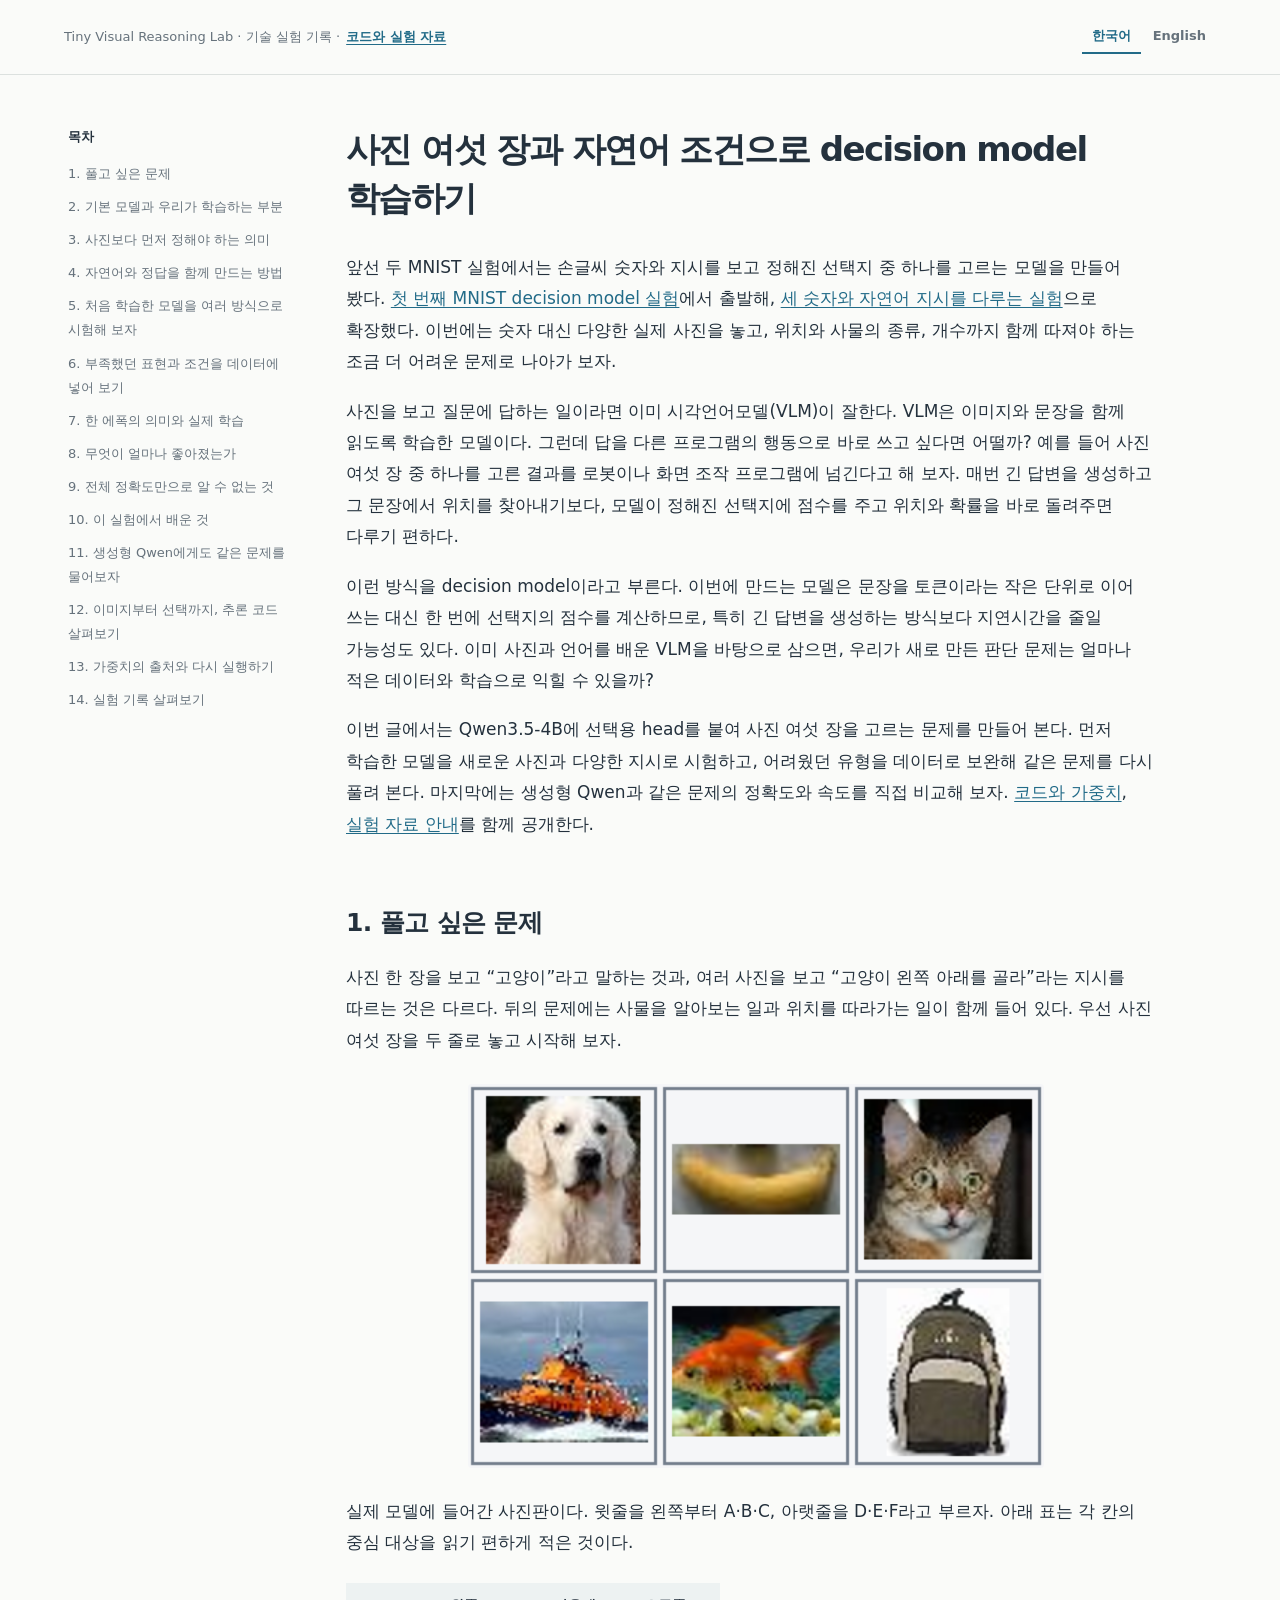
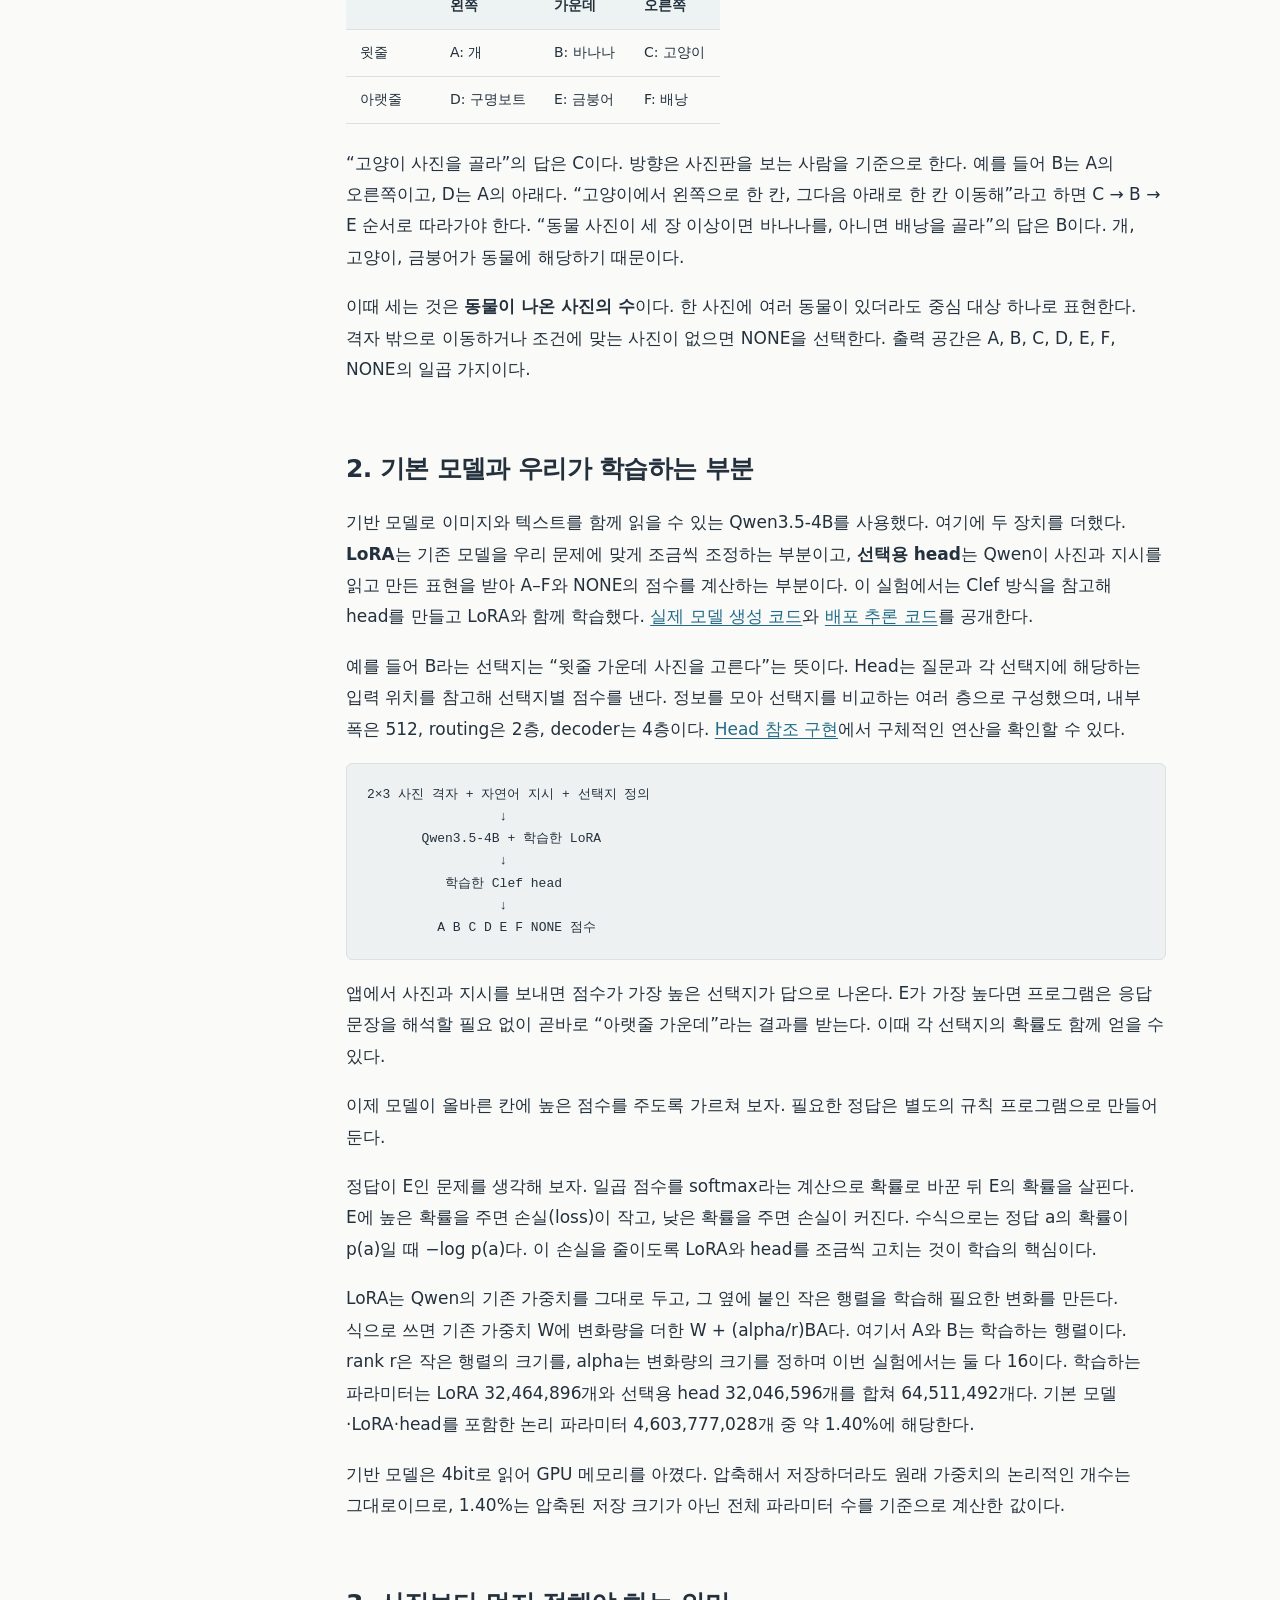
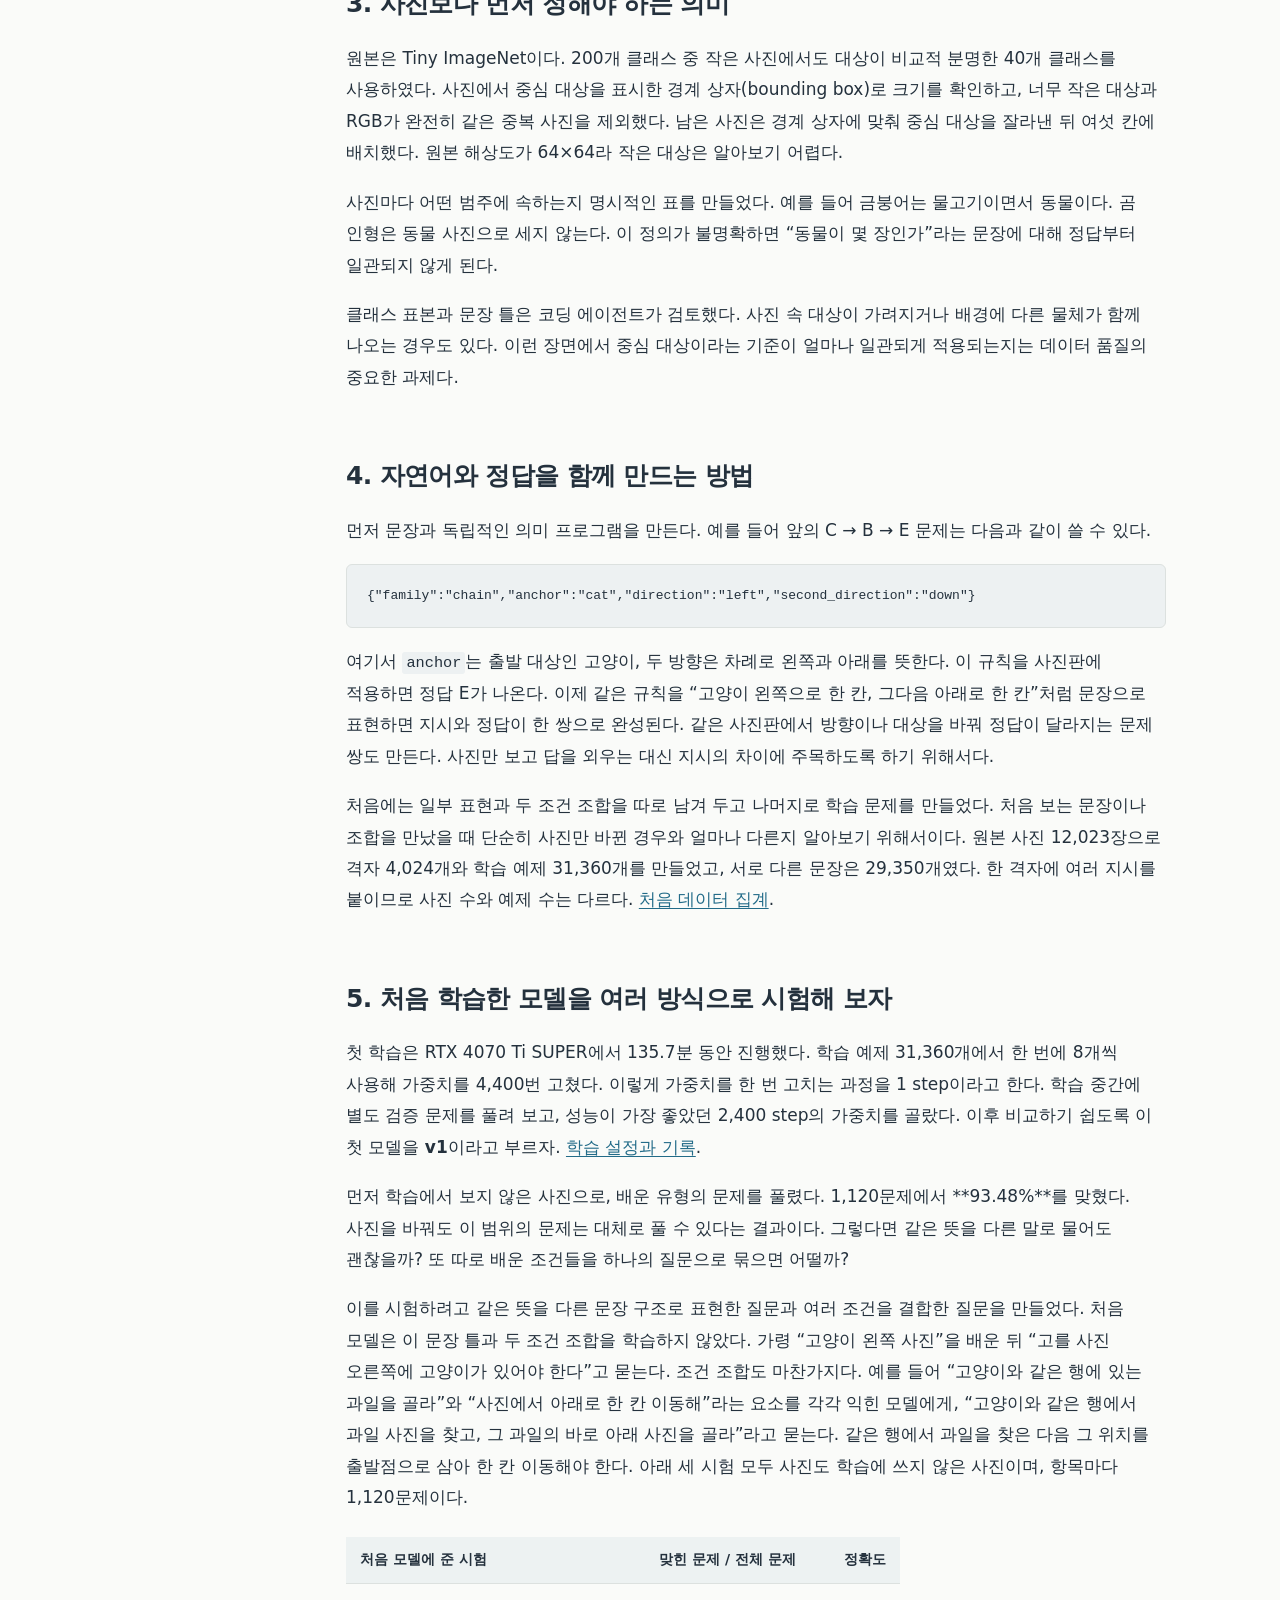
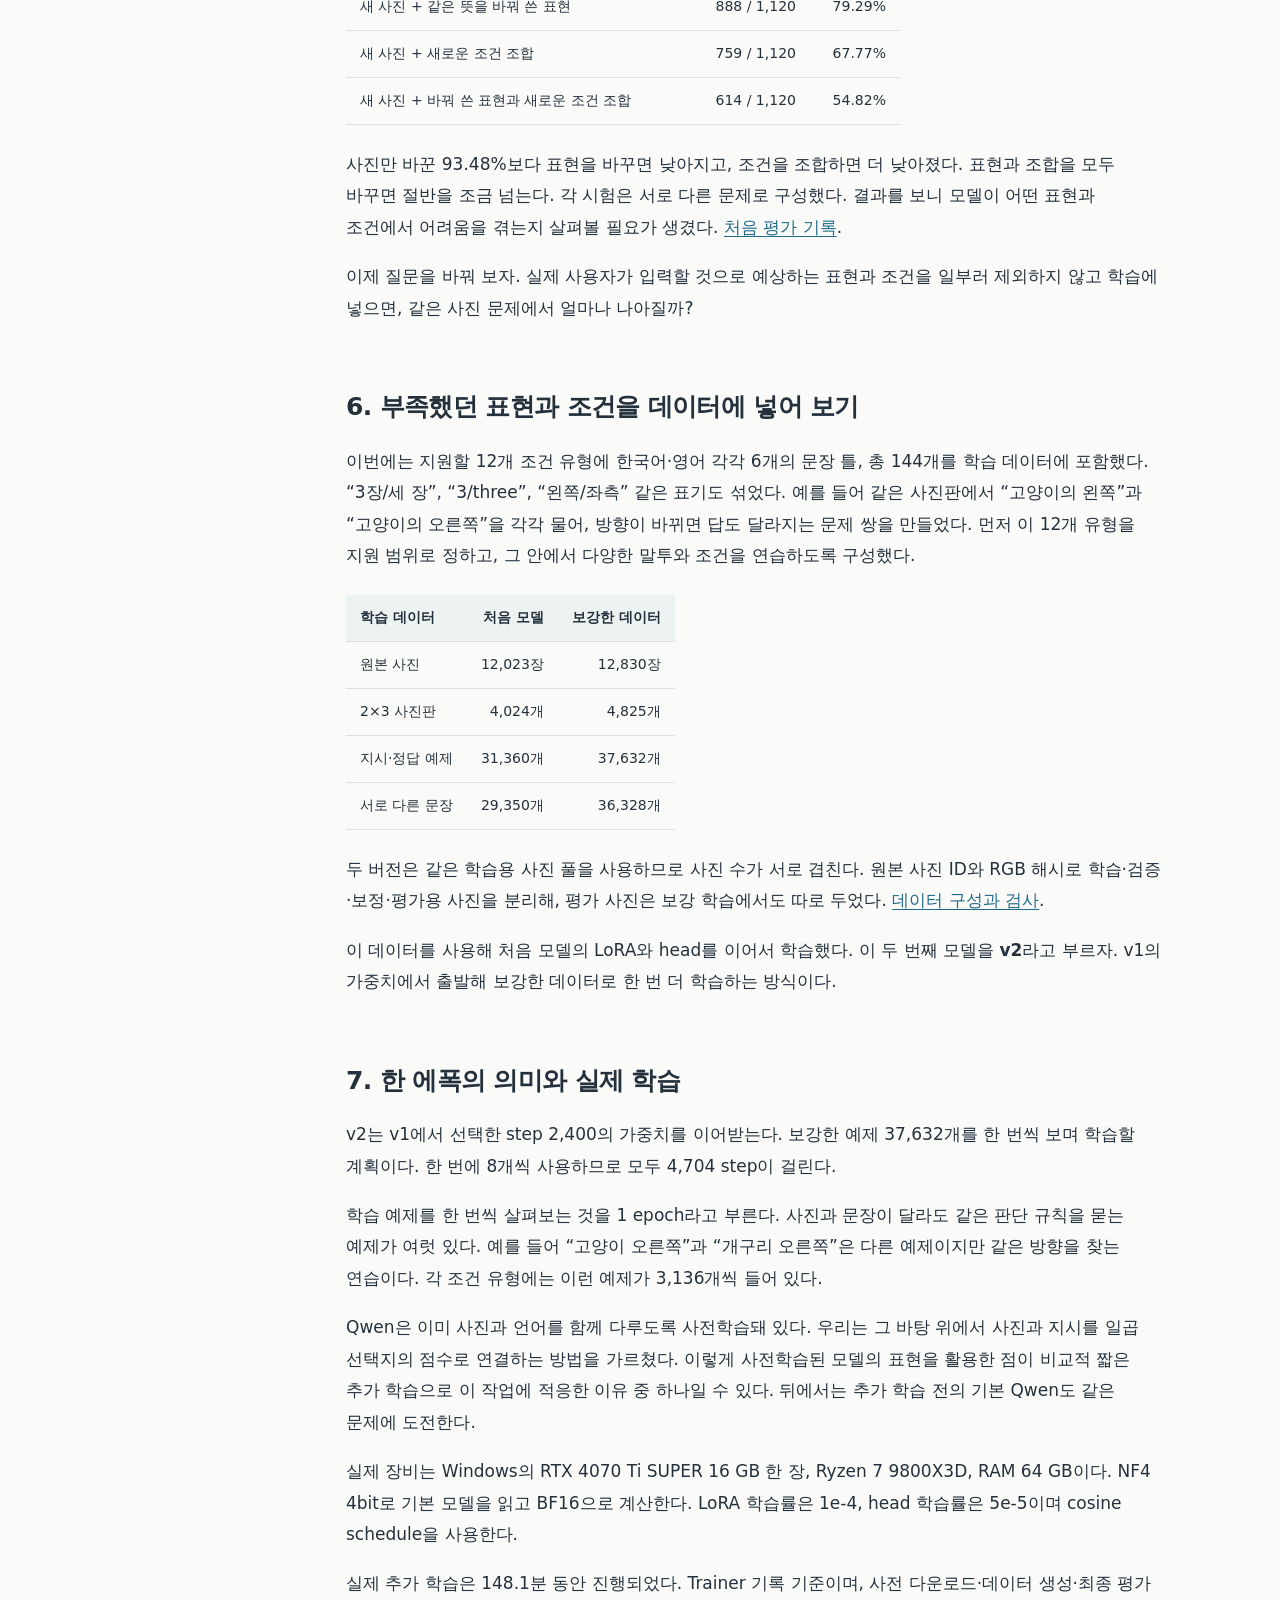
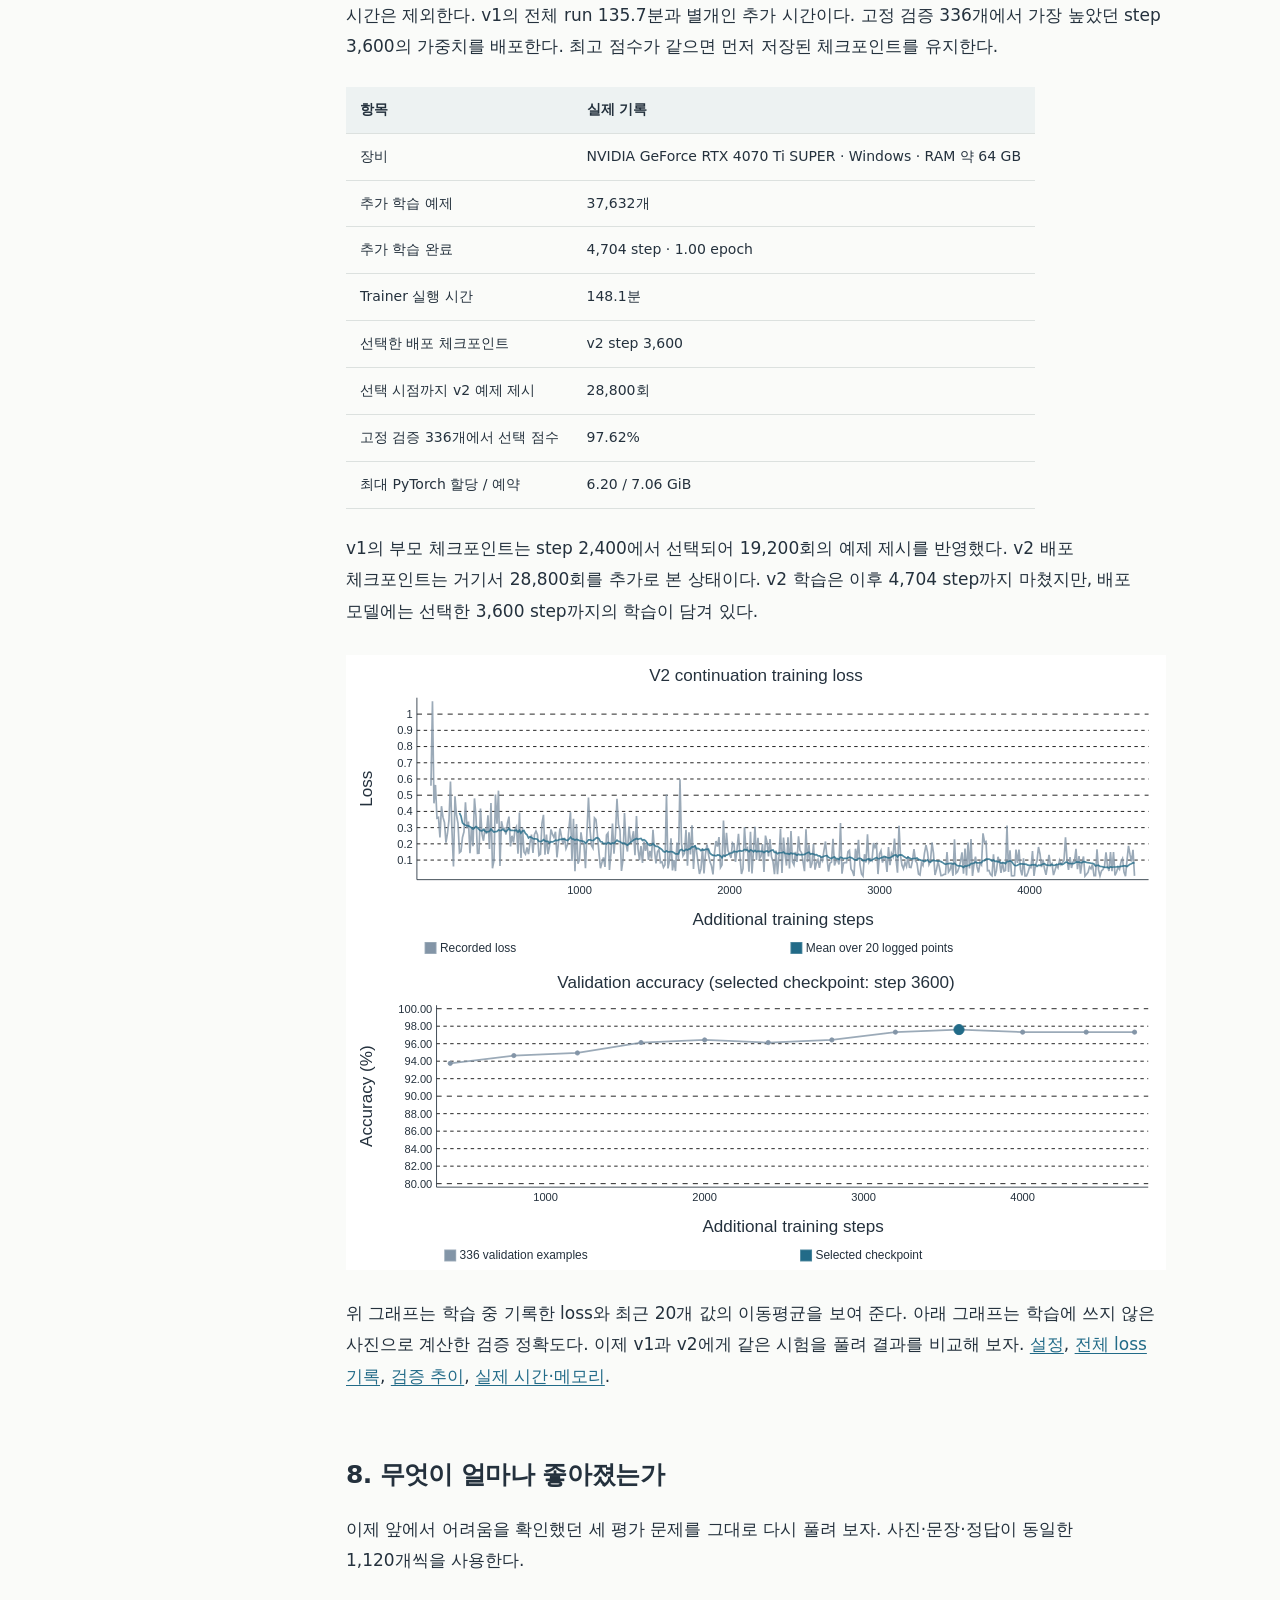
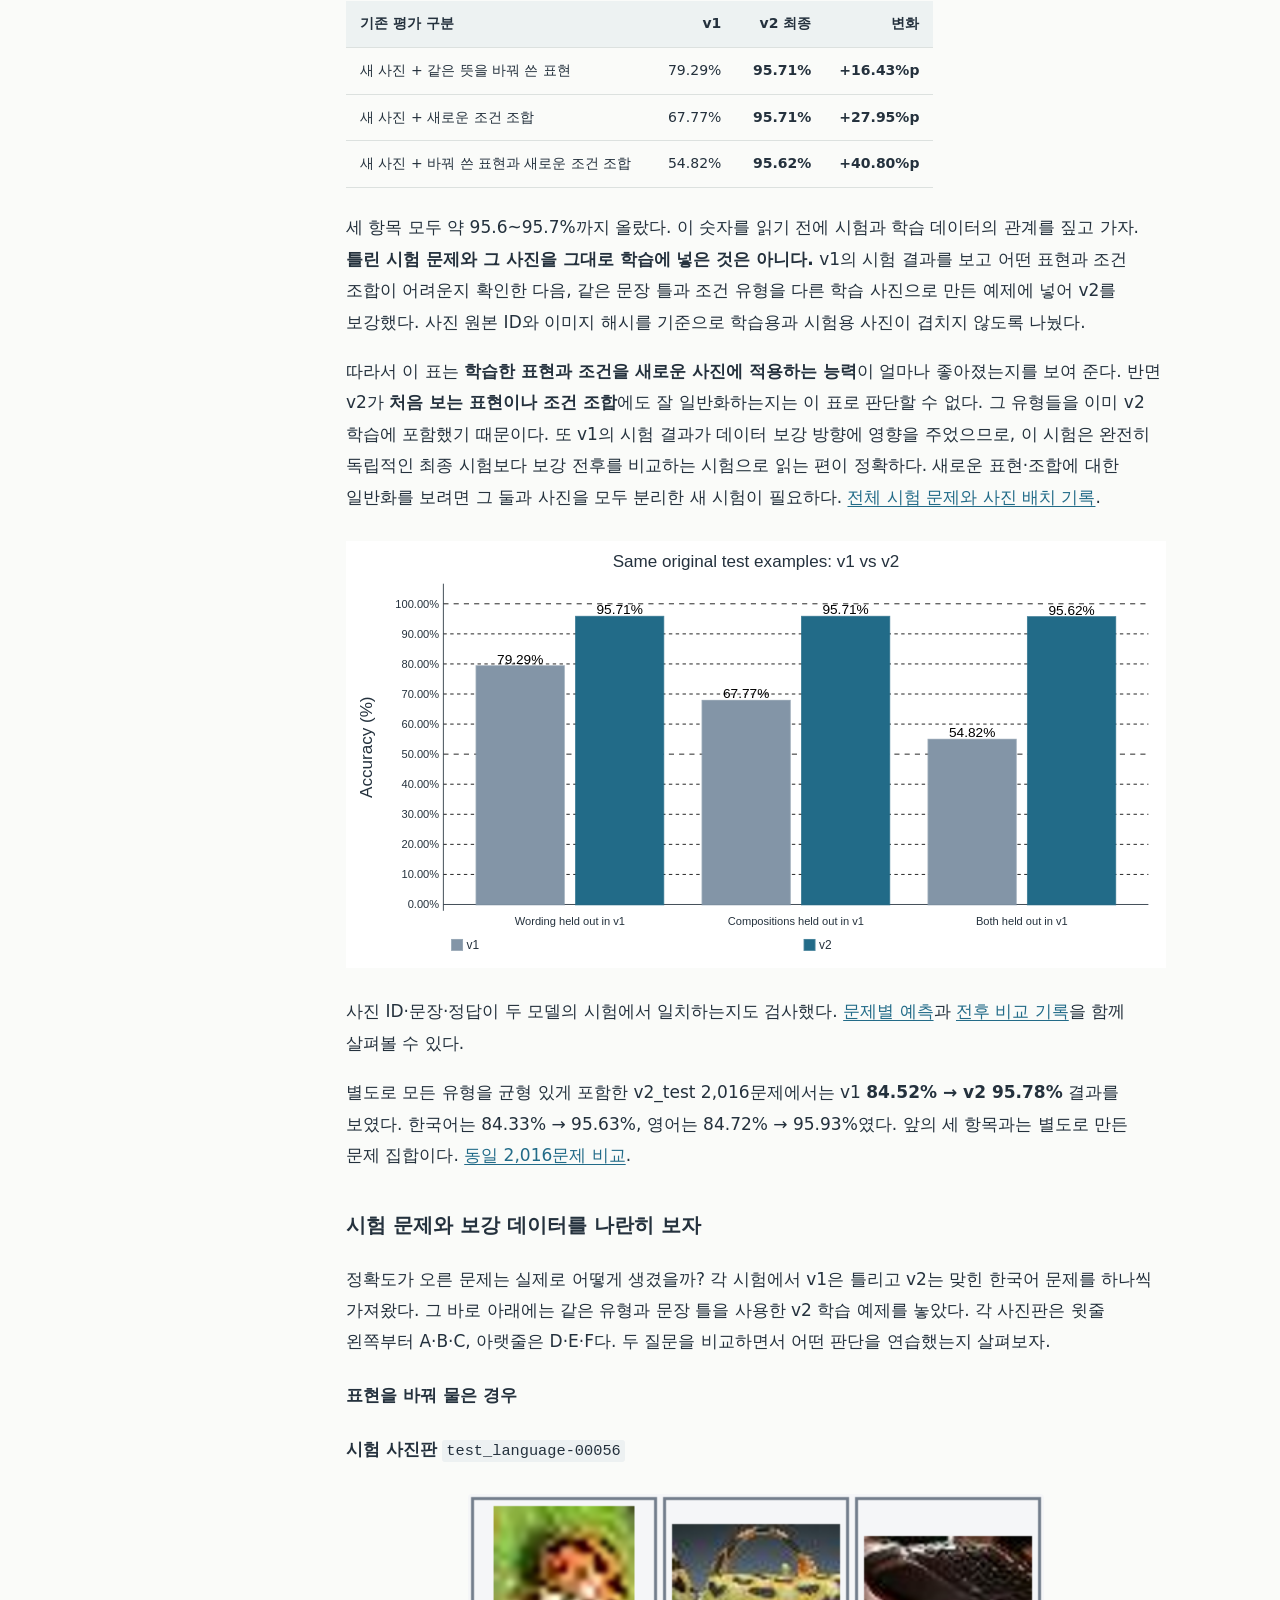
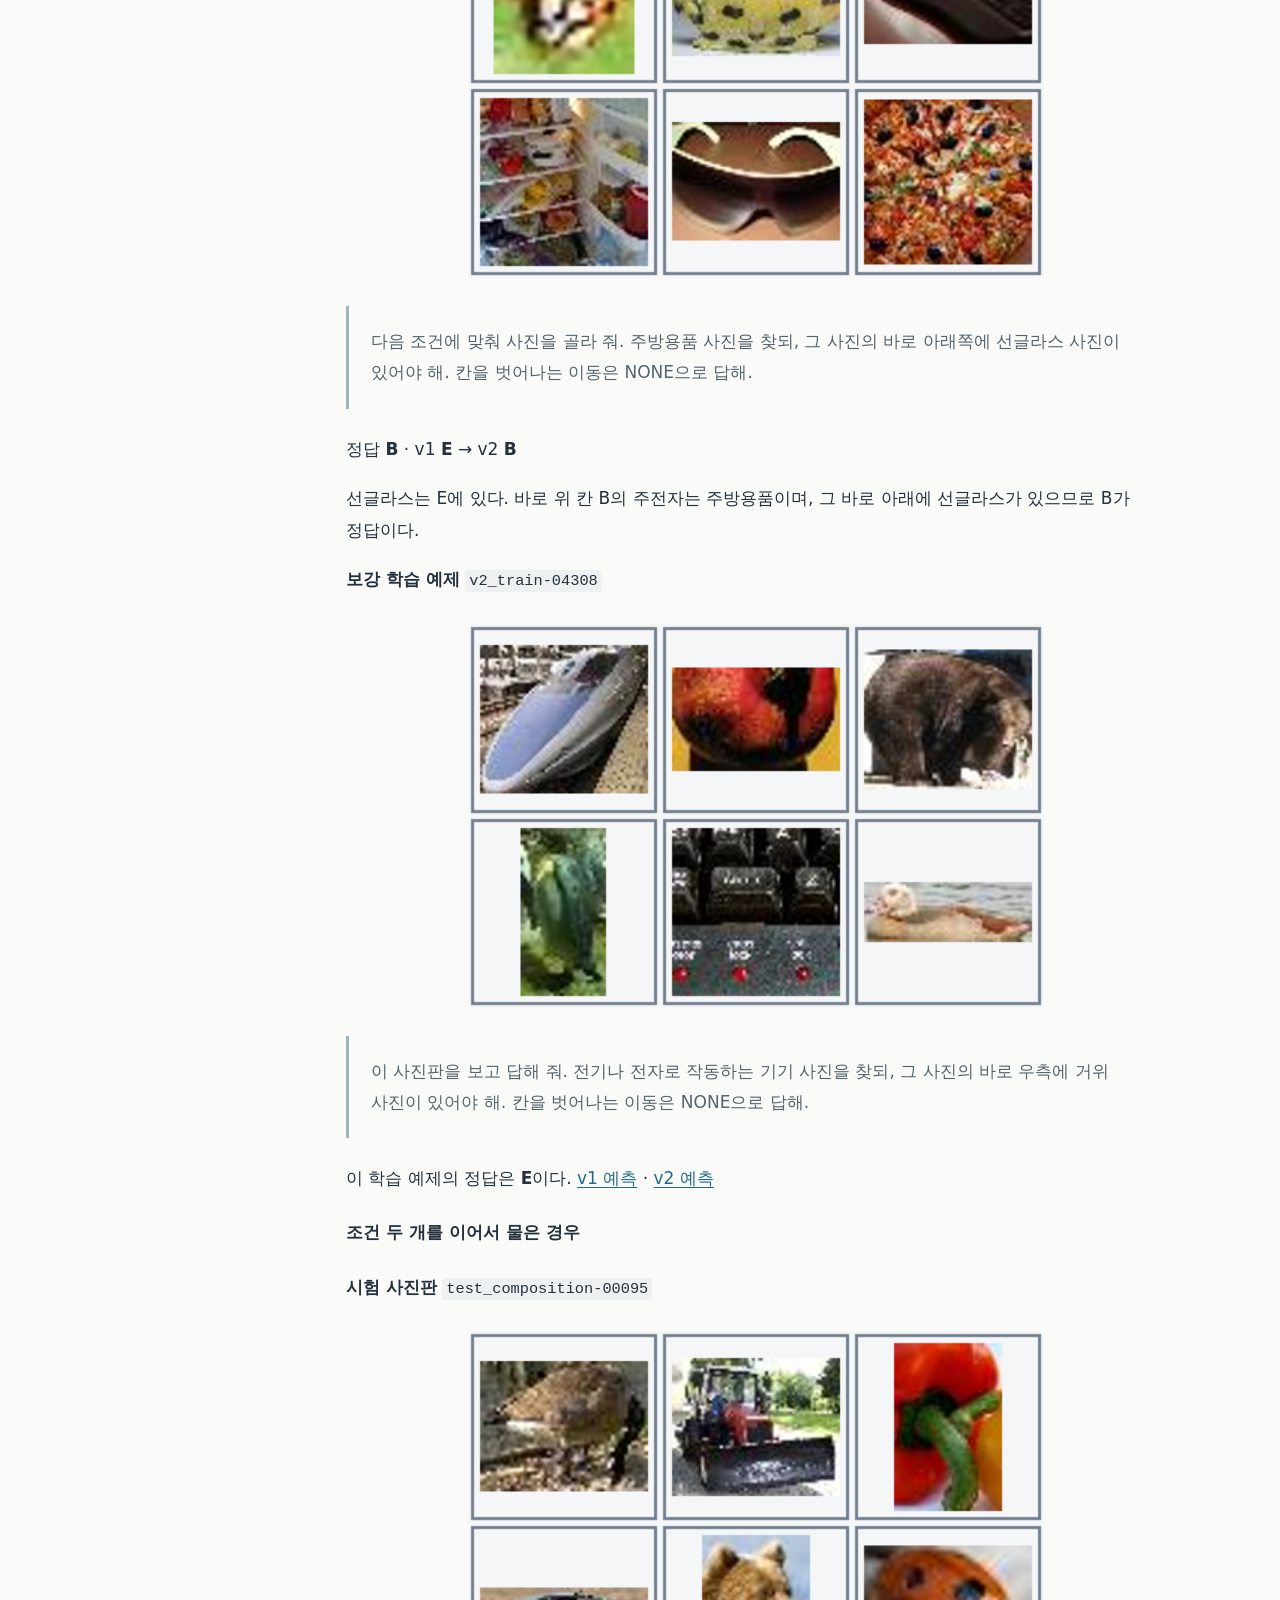
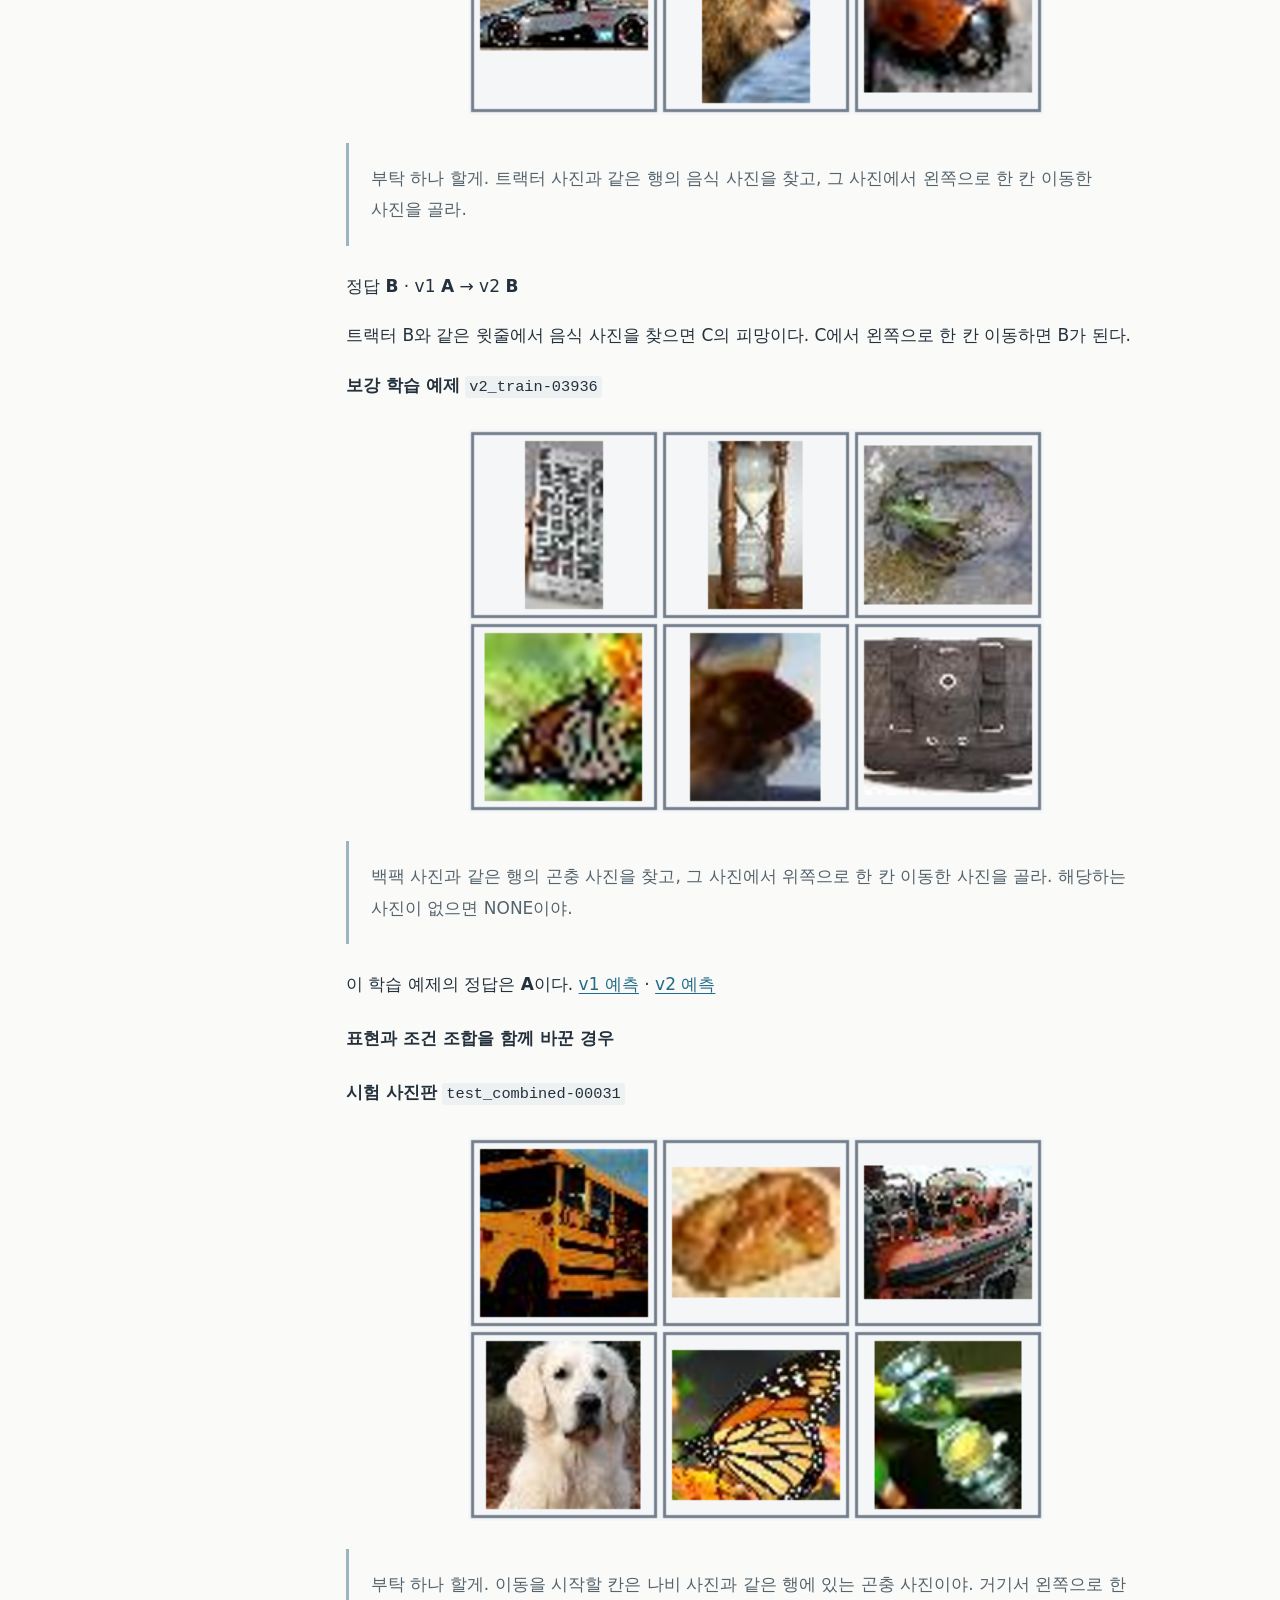
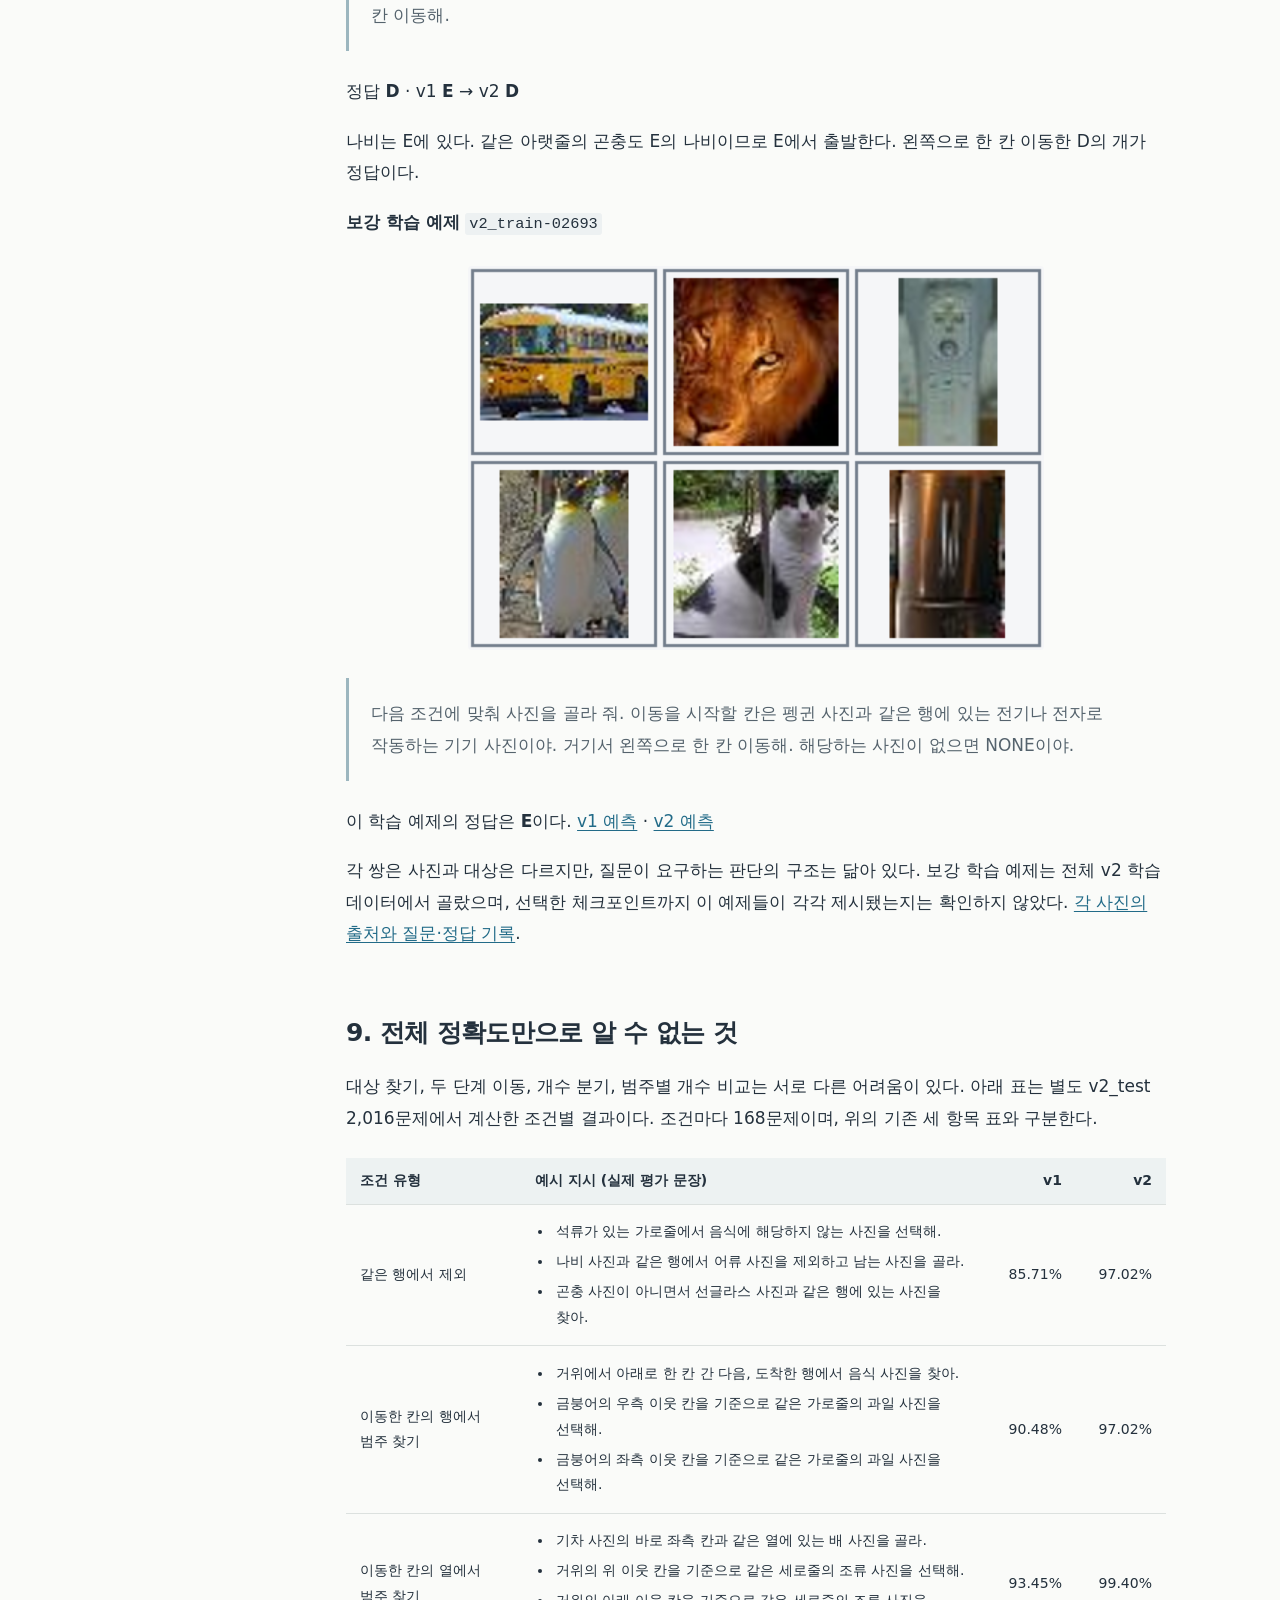
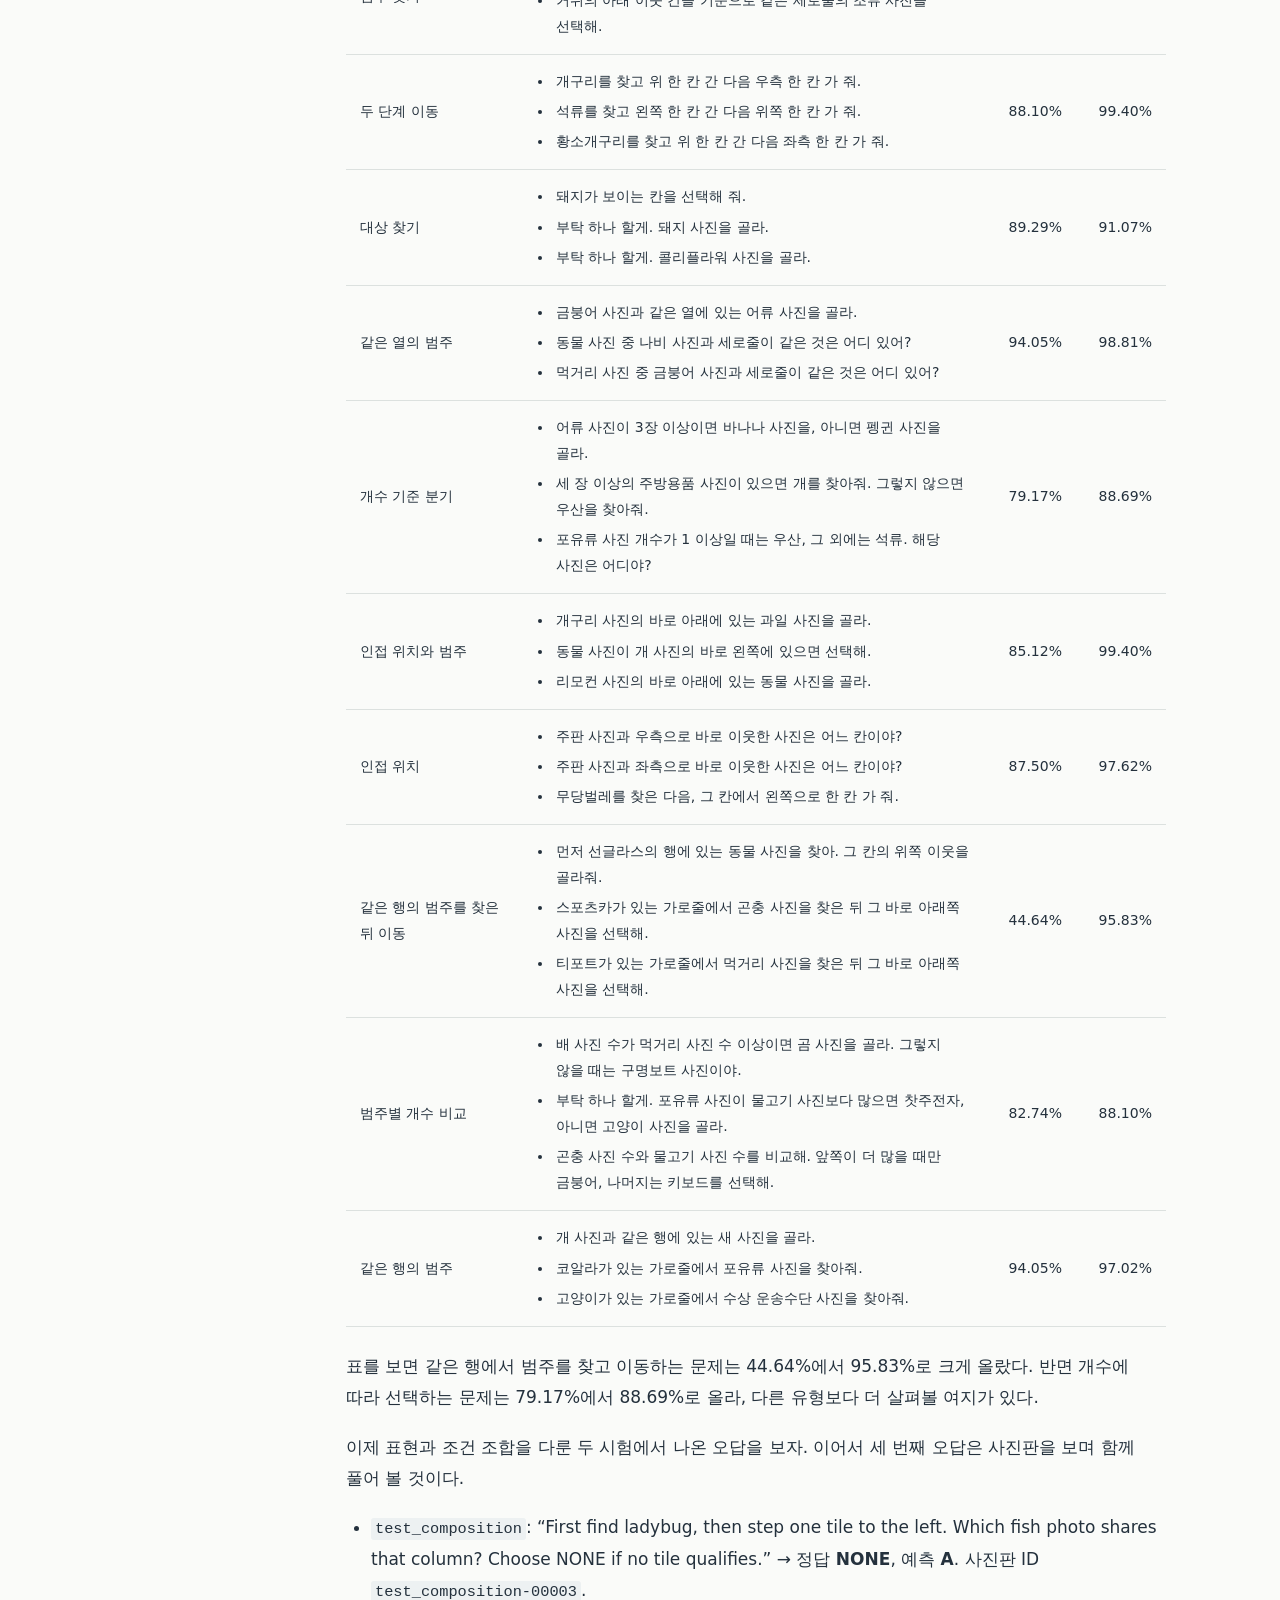
<file: site/index.html>
<!doctype html>
<html lang="ko"><head><meta charset="utf-8"><meta name="viewport" content="width=device-width,initial-scale=1">
<meta name="description" content="Tiny ImageNet과 Qwen3.5-4B 기반 decision model의 데이터 설계, LoRA 학습, v1·v2 비교와 실제 실험 기록.">
<title>사진 여섯 장과 자연어 조건으로 decision model 학습하기</title>
<style>
:root{color-scheme:light;--ink:#24313d;--muted:#66727c;--accent:#226b88}*{box-sizing:border-box}html{scroll-behavior:smooth}body{margin:0;background:#fafbf9;color:var(--ink);font:17px/1.85 system-ui,-apple-system,"Malgun Gothic",sans-serif;word-break:keep-all;overflow-wrap:anywhere}header{border-bottom:1px solid #dce1df;padding:20px 5vw;font-size:13px;color:var(--muted)}header a{font-weight:600}main{display:grid;grid-template-columns:230px minmax(0,820px);gap:48px;max-width:1200px;margin:50px auto 90px;padding:0 28px}nav{position:sticky;top:24px;align-self:start;max-height:90vh;overflow:auto;font-size:13px}nav ol{list-style:none;padding:0}nav li{margin:9px 0}nav a{color:var(--muted);text-decoration:none}h1{font-size:34px;line-height:1.45;letter-spacing:-.045em;margin:0 0 28px}h2{font-size:25px;line-height:1.5;letter-spacing:-.025em;margin:64px 0 20px;scroll-margin-top:30px}h3{font-size:20px;margin-top:35px}p{margin:18px 0}a{color:var(--accent);text-underline-offset:3px}strong{font-weight:700}table{display:block;overflow-x:auto;border-collapse:collapse;width:100%;margin:24px 0;font-size:14px;white-space:normal}th,td{padding:10px 14px;border-bottom:1px solid #dce1df;text-align:left;min-width:90px}th{background:#edf2f2;font-weight:650}td ul{margin:0;padding-left:1.3em}td li{padding-left:.2em;margin:.3em 0}pre{padding:20px;background:#edf1f2;border:1px solid #dce1df;border-radius:6px;overflow-x:auto;font-size:13px;line-height:1.7}code{font-family:ui-monospace,Consolas,monospace}p code,li code{background:#edf1f2;padding:2px 4px;border-radius:3px;font-size:.9em}img{max-width:100%;height:auto;display:block;margin:28px auto;background:white}img[src$=".png"]{width:576px;border-radius:4px}img[src*="user-test-"]{width:100%}blockquote{margin:25px 0;border-left:3px solid #9cb6bf;padding:2px 22px;color:#55636d}article>ul,article>ol{padding-left:25px}footer{border-top:1px solid #dce1df;margin-top:70px;padding-top:20px;font-size:13px;color:var(--muted)}@media(max-width:950px){main{display:block;max-width:830px}nav{position:static;max-height:none;border-bottom:1px solid #dce1df;margin-bottom:35px;padding-bottom:16px}nav ol{columns:2}}@media(max-width:560px){body{font-size:16px}main{padding:0 18px;margin-top:28px}h1{font-size:28px}h2{font-size:23px;margin-top:48px}nav ol{columns:1}th,td{padding:9px 10px}pre{padding:14px}}
</style><link rel="stylesheet" href="series-style.css"></head><body><header>Tiny Visual Reasoning Lab · 기술 실험 기록 · <a href="https://github.com/gisbi-kim/tiny-visual-reasoning-lab">코드와 실험 자료</a><div class="lang-switch" role="group" aria-label="Language"><a href="index.html" aria-current="page">한국어</a><a href="index.en.html">English</a></div></header>
<main><nav aria-label="목차"><strong>목차</strong><ol><li><a href="#section-1">1. 풀고 싶은 문제</a></li><li><a href="#section-2">2. 기본 모델과 우리가 학습하는 부분</a></li><li><a href="#section-3">3. 사진보다 먼저 정해야 하는 의미</a></li><li><a href="#section-4">4. 자연어와 정답을 함께 만드는 방법</a></li><li><a href="#section-5">5. 처음 학습한 모델을 여러 방식으로 시험해 보자</a></li><li><a href="#section-6">6. 부족했던 표현과 조건을 데이터에 넣어 보기</a></li><li><a href="#section-7">7. 한 에폭의 의미와 실제 학습</a></li><li><a href="#section-8">8. 무엇이 얼마나 좋아졌는가</a></li><li><a href="#section-9">9. 전체 정확도만으로 알 수 없는 것</a></li><li><a href="#section-10">10. 이 실험에서 배운 것</a></li><li><a href="#section-11">11. 생성형 Qwen에게도 같은 문제를 물어보자</a></li><li><a href="#section-12">12. 이미지부터 선택까지, 추론 코드 살펴보기</a></li><li><a href="#section-13">13. 가중치의 출처와 다시 실행하기</a></li><li><a href="#section-14">14. 실험 기록 살펴보기</a></li></ol></nav><article><h1>사진 여섯 장과 자연어 조건으로 decision model 학습하기</h1>
<p>앞선 두 MNIST 실험에서는 손글씨 숫자와 지시를 보고 정해진 선택지 중 하나를 고르는 모델을 만들어 봤다. <a href="https://gisbi-kim.github.io/jev-mnist-tutorial/">첫 번째 MNIST decision model 실험</a>에서 출발해, <a href="https://gisbi-kim.github.io/decision-model-mnist-tutorial/">세 숫자와 자연어 지시를 다루는 실험</a>으로 확장했다. 이번에는 숫자 대신 다양한 실제 사진을 놓고, 위치와 사물의 종류, 개수까지 함께 따져야 하는 조금 더 어려운 문제로 나아가 보자.</p>
<p>사진을 보고 질문에 답하는 일이라면 이미 시각언어모델(VLM)이 잘한다. VLM은 이미지와 문장을 함께 읽도록 학습한 모델이다. 그런데 답을 다른 프로그램의 행동으로 바로 쓰고 싶다면 어떨까? 예를 들어 사진 여섯 장 중 하나를 고른 결과를 로봇이나 화면 조작 프로그램에 넘긴다고 해 보자. 매번 긴 답변을 생성하고 그 문장에서 위치를 찾아내기보다, 모델이 정해진 선택지에 점수를 주고 위치와 확률을 바로 돌려주면 다루기 편하다.</p>
<p>이런 방식을 decision model이라고 부른다. 이번에 만드는 모델은 문장을 토큰이라는 작은 단위로 이어 쓰는 대신 한 번에 선택지의 점수를 계산하므로, 특히 긴 답변을 생성하는 방식보다 지연시간을 줄일 가능성도 있다. 이미 사진과 언어를 배운 VLM을 바탕으로 삼으면, 우리가 새로 만든 판단 문제는 얼마나 적은 데이터와 학습으로 익힐 수 있을까?</p>
<p>이번 글에서는 Qwen3.5-4B에 선택용 head를 붙여 사진 여섯 장을 고르는 문제를 만들어 본다. 먼저 학습한 모델을 새로운 사진과 다양한 지시로 시험하고, 어려웠던 유형을 데이터로 보완해 같은 문제를 다시 풀려 본다. 마지막에는 생성형 Qwen과 같은 문제의 정확도와 속도를 직접 비교해 보자. <a href="https://github.com/gisbi-kim/tiny-visual-reasoning-lab">코드와 가중치</a>, <a href="https://github.com/gisbi-kim/tiny-visual-reasoning-lab/blob/main/docs/v2/INDEX.md">실험 자료 안내</a>를 함께 공개한다.</p>
<h2 id="section-1">1. 풀고 싶은 문제</h2>
<p>사진 한 장을 보고 “고양이”라고 말하는 것과, 여러 사진을 보고 “고양이 왼쪽 아래를 골라”라는 지시를 따르는 것은 다르다. 뒤의 문제에는 사물을 알아보는 일과 위치를 따라가는 일이 함께 들어 있다. 우선 사진 여섯 장을 두 줄로 놓고 시작해 보자.</p>
<p><img src="assets/example-canonical.png" alt="실제 시연 사진판: 윗줄 개·바나나·고양이, 아랫줄 구명보트·금붕어·배낭" loading="eager" width="384" height="256" /></p>
<p>실제 모델에 들어간 사진판이다. 윗줄을 왼쪽부터 A·B·C, 아랫줄을 D·E·F라고 부르자. 아래 표는 각 칸의 중심 대상을 읽기 편하게 적은 것이다.</p>
<table>
<thead>
<tr>
<th></th>
<th>왼쪽</th>
<th>가운데</th>
<th>오른쪽</th>
</tr>
</thead>
<tbody>
<tr>
<td>윗줄</td>
<td>A: 개</td>
<td>B: 바나나</td>
<td>C: 고양이</td>
</tr>
<tr>
<td>아랫줄</td>
<td>D: 구명보트</td>
<td>E: 금붕어</td>
<td>F: 배낭</td>
</tr>
</tbody>
</table>
<p>“고양이 사진을 골라”의 답은 C이다. 방향은 사진판을 보는 사람을 기준으로 한다. 예를 들어 B는 A의 오른쪽이고, D는 A의 아래다. “고양이에서 왼쪽으로 한 칸, 그다음 아래로 한 칸 이동해”라고 하면 C → B → E 순서로 따라가야 한다. “동물 사진이 세 장 이상이면 바나나를, 아니면 배낭을 골라”의 답은 B이다. 개, 고양이, 금붕어가 동물에 해당하기 때문이다.</p>
<p>이때 세는 것은 <strong>동물이 나온 사진의 수</strong>이다. 한 사진에 여러 동물이 있더라도 중심 대상 하나로 표현한다. 격자 밖으로 이동하거나 조건에 맞는 사진이 없으면 NONE을 선택한다. 출력 공간은 A, B, C, D, E, F, NONE의 일곱 가지이다.</p>
<h2 id="section-2">2. 기본 모델과 우리가 학습하는 부분</h2>
<p>기반 모델로 이미지와 텍스트를 함께 읽을 수 있는 Qwen3.5-4B를 사용했다. 여기에 두 장치를 더했다. <strong>LoRA</strong>는 기존 모델을 우리 문제에 맞게 조금씩 조정하는 부분이고, <strong>선택용 head</strong>는 Qwen이 사진과 지시를 읽고 만든 표현을 받아 A–F와 NONE의 점수를 계산하는 부분이다. 이 실험에서는 Clef 방식을 참고해 head를 만들고 LoRA와 함께 학습했다. <a href="https://github.com/gisbi-kim/tiny-visual-reasoning-lab/blob/main/train.py">실제 모델 생성 코드</a>와 <a href="https://github.com/gisbi-kim/tiny-visual-reasoning-lab/blob/main/engine.py">배포 추론 코드</a>를 공개한다.</p>
<p>예를 들어 B라는 선택지는 “윗줄 가운데 사진을 고른다”는 뜻이다. Head는 질문과 각 선택지에 해당하는 입력 위치를 참고해 선택지별 점수를 낸다. 정보를 모아 선택지를 비교하는 여러 층으로 구성했으며, 내부 폭은 512, routing은 2층, decoder는 4층이다. <a href="https://github.com/gisbi-kim/tiny-visual-reasoning-lab/blob/main/clef_reference.py">Head 참조 구현</a>에서 구체적인 연산을 확인할 수 있다.</p>
<pre><code class="language-text">2×3 사진 격자 + 자연어 지시 + 선택지 정의
                 ↓
       Qwen3.5-4B + 학습한 LoRA
                 ↓
          학습한 Clef head
                 ↓
         A B C D E F NONE 점수
</code></pre>
<p>앱에서 사진과 지시를 보내면 점수가 가장 높은 선택지가 답으로 나온다. E가 가장 높다면 프로그램은 응답 문장을 해석할 필요 없이 곧바로 “아랫줄 가운데”라는 결과를 받는다. 이때 각 선택지의 확률도 함께 얻을 수 있다.</p>
<p>이제 모델이 올바른 칸에 높은 점수를 주도록 가르쳐 보자. 필요한 정답은 별도의 규칙 프로그램으로 만들어 둔다.</p>
<p>정답이 E인 문제를 생각해 보자. 일곱 점수를 softmax라는 계산으로 확률로 바꾼 뒤 E의 확률을 살핀다. E에 높은 확률을 주면 손실(loss)이 작고, 낮은 확률을 주면 손실이 커진다. 수식으로는 정답 a의 확률이 p(a)일 때 −log p(a)다. 이 손실을 줄이도록 LoRA와 head를 조금씩 고치는 것이 학습의 핵심이다.</p>
<p>LoRA는 Qwen의 기존 가중치를 그대로 두고, 그 옆에 붙인 작은 행렬을 학습해 필요한 변화를 만든다. 식으로 쓰면 기존 가중치 W에 변화량을 더한 W + (alpha/r)BA다. 여기서 A와 B는 학습하는 행렬이다. rank r은 작은 행렬의 크기를, alpha는 변화량의 크기를 정하며 이번 실험에서는 둘 다 16이다. 학습하는 파라미터는 LoRA 32,464,896개와 선택용 head 32,046,596개를 합쳐 64,511,492개다. 기본 모델·LoRA·head를 포함한 논리 파라미터 4,603,777,028개 중 약 1.40%에 해당한다.</p>
<p>기반 모델은 4bit로 읽어 GPU 메모리를 아꼈다. 압축해서 저장하더라도 원래 가중치의 논리적인 개수는 그대로이므로, 1.40%는 압축된 저장 크기가 아닌 전체 파라미터 수를 기준으로 계산한 값이다.</p>
<h2 id="section-3">3. 사진보다 먼저 정해야 하는 의미</h2>
<p>원본은 Tiny ImageNet이다. 200개 클래스 중 작은 사진에서도 대상이 비교적 분명한 40개 클래스를 사용하였다. 사진에서 중심 대상을 표시한 경계 상자(bounding box)로 크기를 확인하고, 너무 작은 대상과 RGB가 완전히 같은 중복 사진을 제외했다. 남은 사진은 경계 상자에 맞춰 중심 대상을 잘라낸 뒤 여섯 칸에 배치했다. 원본 해상도가 64×64라 작은 대상은 알아보기 어렵다.</p>
<p>사진마다 어떤 범주에 속하는지 명시적인 표를 만들었다. 예를 들어 금붕어는 물고기이면서 동물이다. 곰 인형은 동물 사진으로 세지 않는다. 이 정의가 불명확하면 “동물이 몇 장인가”라는 문장에 대해 정답부터 일관되지 않게 된다.</p>
<p>클래스 표본과 문장 틀은 코딩 에이전트가 검토했다. 사진 속 대상이 가려지거나 배경에 다른 물체가 함께 나오는 경우도 있다. 이런 장면에서 중심 대상이라는 기준이 얼마나 일관되게 적용되는지는 데이터 품질의 중요한 과제다.</p>
<h2 id="section-4">4. 자연어와 정답을 함께 만드는 방법</h2>
<p>먼저 문장과 독립적인 의미 프로그램을 만든다. 예를 들어 앞의 C → B → E 문제는 다음과 같이 쓸 수 있다.</p>
<pre><code class="language-json">{&quot;family&quot;:&quot;chain&quot;,&quot;anchor&quot;:&quot;cat&quot;,&quot;direction&quot;:&quot;left&quot;,&quot;second_direction&quot;:&quot;down&quot;}
</code></pre>
<p>여기서 <code>anchor</code>는 출발 대상인 고양이, 두 방향은 차례로 왼쪽과 아래를 뜻한다. 이 규칙을 사진판에 적용하면 정답 E가 나온다. 이제 같은 규칙을 “고양이 왼쪽으로 한 칸, 그다음 아래로 한 칸”처럼 문장으로 표현하면 지시와 정답이 한 쌍으로 완성된다. 같은 사진판에서 방향이나 대상을 바꿔 정답이 달라지는 문제 쌍도 만든다. 사진만 보고 답을 외우는 대신 지시의 차이에 주목하도록 하기 위해서다.</p>
<p>처음에는 일부 표현과 두 조건 조합을 따로 남겨 두고 나머지로 학습 문제를 만들었다. 처음 보는 문장이나 조합을 만났을 때 단순히 사진만 바뀐 경우와 얼마나 다른지 알아보기 위해서이다. 원본 사진 12,023장으로 격자 4,024개와 학습 예제 31,360개를 만들었고, 서로 다른 문장은 29,350개였다. 한 격자에 여러 지시를 붙이므로 사진 수와 예제 수는 다르다. <a href="https://github.com/gisbi-kim/tiny-visual-reasoning-lab/blob/main/docs/data-summary.json">처음 데이터 집계</a>.</p>
<h2 id="section-5">5. 처음 학습한 모델을 여러 방식으로 시험해 보자</h2>
<p>첫 학습은 RTX 4070 Ti SUPER에서 135.7분 동안 진행했다. 학습 예제 31,360개에서 한 번에 8개씩 사용해 가중치를 4,400번 고쳤다. 이렇게 가중치를 한 번 고치는 과정을 1 step이라고 한다. 학습 중간에 별도 검증 문제를 풀려 보고, 성능이 가장 좋았던 2,400 step의 가중치를 골랐다. 이후 비교하기 쉽도록 이 첫 모델을 <strong>v1</strong>이라고 부르자. <a href="https://github.com/gisbi-kim/tiny-visual-reasoning-lab/blob/main/docs/TRAINING.md">학습 설정과 기록</a>.</p>
<p>먼저 학습에서 보지 않은 사진으로, 배운 유형의 문제를 풀렸다. 1,120문제에서 **93.48%**를 맞혔다. 사진을 바꿔도 이 범위의 문제는 대체로 풀 수 있다는 결과이다. 그렇다면 같은 뜻을 다른 말로 물어도 괜찮을까? 또 따로 배운 조건들을 하나의 질문으로 묶으면 어떨까?</p>
<p>이를 시험하려고 같은 뜻을 다른 문장 구조로 표현한 질문과 여러 조건을 결합한 질문을 만들었다. 처음 모델은 이 문장 틀과 두 조건 조합을 학습하지 않았다. 가령 “고양이 왼쪽 사진”을 배운 뒤 “고를 사진 오른쪽에 고양이가 있어야 한다”고 묻는다. 조건 조합도 마찬가지다. 예를 들어 “고양이와 같은 행에 있는 과일을 골라”와 “사진에서 아래로 한 칸 이동해”라는 요소를 각각 익힌 모델에게, “고양이와 같은 행에서 과일 사진을 찾고, 그 과일의 바로 아래 사진을 골라”라고 묻는다. 같은 행에서 과일을 찾은 다음 그 위치를 출발점으로 삼아 한 칸 이동해야 한다. 아래 세 시험 모두 사진도 학습에 쓰지 않은 사진이며, 항목마다 1,120문제이다.</p>
<table>
<thead>
<tr>
<th>처음 모델에 준 시험</th>
<th style="text-align:right">맞힌 문제 / 전체 문제</th>
<th style="text-align:right">정확도</th>
</tr>
</thead>
<tbody>
<tr>
<td>새 사진 + 같은 뜻을 바꿔 쓴 표현</td>
<td style="text-align:right">888 / 1,120</td>
<td style="text-align:right">79.29%</td>
</tr>
<tr>
<td>새 사진 + 새로운 조건 조합</td>
<td style="text-align:right">759 / 1,120</td>
<td style="text-align:right">67.77%</td>
</tr>
<tr>
<td>새 사진 + 바꿔 쓴 표현과 새로운 조건 조합</td>
<td style="text-align:right">614 / 1,120</td>
<td style="text-align:right">54.82%</td>
</tr>
</tbody>
</table>
<p>사진만 바꾼 93.48%보다 표현을 바꾸면 낮아지고, 조건을 조합하면 더 낮아졌다. 표현과 조합을 모두 바꾸면 절반을 조금 넘는다. 각 시험은 서로 다른 문제로 구성했다. 결과를 보니 모델이 어떤 표현과 조건에서 어려움을 겪는지 살펴볼 필요가 생겼다. <a href="https://github.com/gisbi-kim/tiny-visual-reasoning-lab/blob/main/docs/TRAINING.md">처음 평가 기록</a>.</p>
<p>이제 질문을 바꿔 보자. 실제 사용자가 입력할 것으로 예상하는 표현과 조건을 일부러 제외하지 않고 학습에 넣으면, 같은 사진 문제에서 얼마나 나아질까?</p>
<h2 id="section-6">6. 부족했던 표현과 조건을 데이터에 넣어 보기</h2>
<p>이번에는 지원할 12개 조건 유형에 한국어·영어 각각 6개의 문장 틀, 총 144개를 학습 데이터에 포함했다. “3장/세 장”, “3/three”, “왼쪽/좌측” 같은 표기도 섞었다. 예를 들어 같은 사진판에서 “고양이의 왼쪽”과 “고양이의 오른쪽”을 각각 물어, 방향이 바뀌면 답도 달라지는 문제 쌍을 만들었다. 먼저 이 12개 유형을 지원 범위로 정하고, 그 안에서 다양한 말투와 조건을 연습하도록 구성했다.</p>
<table>
<thead>
<tr>
<th>학습 데이터</th>
<th style="text-align:right">처음 모델</th>
<th style="text-align:right">보강한 데이터</th>
</tr>
</thead>
<tbody>
<tr>
<td>원본 사진</td>
<td style="text-align:right">12,023장</td>
<td style="text-align:right">12,830장</td>
</tr>
<tr>
<td>2×3 사진판</td>
<td style="text-align:right">4,024개</td>
<td style="text-align:right">4,825개</td>
</tr>
<tr>
<td>지시·정답 예제</td>
<td style="text-align:right">31,360개</td>
<td style="text-align:right">37,632개</td>
</tr>
<tr>
<td>서로 다른 문장</td>
<td style="text-align:right">29,350개</td>
<td style="text-align:right">36,328개</td>
</tr>
</tbody>
</table>
<p>두 버전은 같은 학습용 사진 풀을 사용하므로 사진 수가 서로 겹친다. 원본 사진 ID와 RGB 해시로 학습·검증·보정·평가용 사진을 분리해, 평가 사진은 보강 학습에서도 따로 두었다. <a href="https://github.com/gisbi-kim/tiny-visual-reasoning-lab/blob/main/docs/V2_DATA_CARD.md">데이터 구성과 검사</a>.</p>
<p>이 데이터를 사용해 처음 모델의 LoRA와 head를 이어서 학습했다. 이 두 번째 모델을 <strong>v2</strong>라고 부르자. v1의 가중치에서 출발해 보강한 데이터로 한 번 더 학습하는 방식이다.</p>
<h2 id="section-7">7. 한 에폭의 의미와 실제 학습</h2>
<p>v2는 v1에서 선택한 step 2,400의 가중치를 이어받는다. 보강한 예제 37,632개를 한 번씩 보며 학습할 계획이다. 한 번에 8개씩 사용하므로 모두 4,704 step이 걸린다.</p>
<p>학습 예제를 한 번씩 살펴보는 것을 1 epoch라고 부른다. 사진과 문장이 달라도 같은 판단 규칙을 묻는 예제가 여럿 있다. 예를 들어 “고양이 오른쪽”과 “개구리 오른쪽”은 다른 예제이지만 같은 방향을 찾는 연습이다. 각 조건 유형에는 이런 예제가 3,136개씩 들어 있다.</p>
<p>Qwen은 이미 사진과 언어를 함께 다루도록 사전학습돼 있다. 우리는 그 바탕 위에서 사진과 지시를 일곱 선택지의 점수로 연결하는 방법을 가르쳤다. 이렇게 사전학습된 모델의 표현을 활용한 점이 비교적 짧은 추가 학습으로 이 작업에 적응한 이유 중 하나일 수 있다. 뒤에서는 추가 학습 전의 기본 Qwen도 같은 문제에 도전한다.</p>
<p>실제 장비는 Windows의 RTX 4070 Ti SUPER 16 GB 한 장, Ryzen 7 9800X3D, RAM 64 GB이다. NF4 4bit로 기본 모델을 읽고 BF16으로 계산한다. LoRA 학습률은 1e-4, head 학습률은 5e-5이며 cosine schedule을 사용한다.</p>
<p>실제 추가 학습은 148.1분 동안 진행되었다. Trainer 기록 기준이며, 사전 다운로드·데이터 생성·최종 평가 시간은 제외한다. v1의 전체 run 135.7분과 별개인 추가 시간이다. 고정 검증 336개에서 가장 높았던 step 3,600의 가중치를 배포한다. 최고 점수가 같으면 먼저 저장된 체크포인트를 유지한다.</p>
<table>
<thead>
<tr>
<th>항목</th>
<th>실제 기록</th>
</tr>
</thead>
<tbody>
<tr>
<td>장비</td>
<td>NVIDIA GeForce RTX 4070 Ti SUPER · Windows · RAM 약 64 GB</td>
</tr>
<tr>
<td>추가 학습 예제</td>
<td>37,632개</td>
</tr>
<tr>
<td>추가 학습 완료</td>
<td>4,704 step · 1.00 epoch</td>
</tr>
<tr>
<td>Trainer 실행 시간</td>
<td>148.1분</td>
</tr>
<tr>
<td>선택한 배포 체크포인트</td>
<td>v2 step 3,600</td>
</tr>
<tr>
<td>선택 시점까지 v2 예제 제시</td>
<td>28,800회</td>
</tr>
<tr>
<td>고정 검증 336개에서 선택 점수</td>
<td>97.62%</td>
</tr>
<tr>
<td>최대 PyTorch 할당 / 예약</td>
<td>6.20 / 7.06 GiB</td>
</tr>
</tbody>
</table>
<p>v1의 부모 체크포인트는 step 2,400에서 선택되어 19,200회의 예제 제시를 반영했다. v2 배포 체크포인트는 거기서 28,800회를 추가로 본 상태이다. v2 학습은 이후 4,704 step까지 마쳤지만, 배포 모델에는 선택한 3,600 step까지의 학습이 담겨 있다.</p>
<p><img src="assets/v2-training-history.svg" alt="v2의 학습 loss와 이동평균, 고정 검증 정확도의 변화" loading="lazy" /></p>
<p>위 그래프는 학습 중 기록한 loss와 최근 20개 값의 이동평균을 보여 준다. 아래 그래프는 학습에 쓰지 않은 사진으로 계산한 검증 정확도다. 이제 v1과 v2에게 같은 시험을 풀려 결과를 비교해 보자. <a href="https://github.com/gisbi-kim/tiny-visual-reasoning-lab/blob/main/docs/v2/training-config.json">설정</a>, <a href="https://github.com/gisbi-kim/tiny-visual-reasoning-lab/blob/main/docs/v2/training-history.json">전체 loss 기록</a>, <a href="https://github.com/gisbi-kim/tiny-visual-reasoning-lab/blob/main/docs/v2/validation-history.json">검증 추이</a>, <a href="https://github.com/gisbi-kim/tiny-visual-reasoning-lab/blob/main/docs/v2/training-metrics.json">실제 시간·메모리</a>.</p>
<h2 id="section-8">8. 무엇이 얼마나 좋아졌는가</h2>
<p>이제 앞에서 어려움을 확인했던 세 평가 문제를 그대로 다시 풀려 보자. 사진·문장·정답이 동일한 1,120개씩을 사용한다.</p>
<table>
<thead>
<tr>
<th>기존 평가 구분</th>
<th style="text-align:right">v1</th>
<th style="text-align:right">v2 최종</th>
<th style="text-align:right">변화</th>
</tr>
</thead>
<tbody>
<tr>
<td>새 사진 + 같은 뜻을 바꿔 쓴 표현</td>
<td style="text-align:right">79.29%</td>
<td style="text-align:right"><strong>95.71%</strong></td>
<td style="text-align:right"><strong>+16.43%p</strong></td>
</tr>
<tr>
<td>새 사진 + 새로운 조건 조합</td>
<td style="text-align:right">67.77%</td>
<td style="text-align:right"><strong>95.71%</strong></td>
<td style="text-align:right"><strong>+27.95%p</strong></td>
</tr>
<tr>
<td>새 사진 + 바꿔 쓴 표현과 새로운 조건 조합</td>
<td style="text-align:right">54.82%</td>
<td style="text-align:right"><strong>95.62%</strong></td>
<td style="text-align:right"><strong>+40.80%p</strong></td>
</tr>
</tbody>
</table>
<p>세 항목 모두 약 95.6~95.7%까지 올랐다. 이 숫자를 읽기 전에 시험과 학습 데이터의 관계를 짚고 가자. <strong>틀린 시험 문제와 그 사진을 그대로 학습에 넣은 것은 아니다.</strong> v1의 시험 결과를 보고 어떤 표현과 조건 조합이 어려운지 확인한 다음, 같은 문장 틀과 조건 유형을 다른 학습 사진으로 만든 예제에 넣어 v2를 보강했다. 사진 원본 ID와 이미지 해시를 기준으로 학습용과 시험용 사진이 겹치지 않도록 나눴다.</p>
<p>따라서 이 표는 <strong>학습한 표현과 조건을 새로운 사진에 적용하는 능력</strong>이 얼마나 좋아졌는지를 보여 준다. 반면 v2가 <strong>처음 보는 표현이나 조건 조합</strong>에도 잘 일반화하는지는 이 표로 판단할 수 없다. 그 유형들을 이미 v2 학습에 포함했기 때문이다. 또 v1의 시험 결과가 데이터 보강 방향에 영향을 주었으므로, 이 시험은 완전히 독립적인 최종 시험보다 보강 전후를 비교하는 시험으로 읽는 편이 정확하다. 새로운 표현·조합에 대한 일반화를 보려면 그 둘과 사진을 모두 분리한 새 시험이 필요하다. <a href="https://github.com/gisbi-kim/tiny-visual-reasoning-lab/blob/main/docs/v2/TEST_CASES.md">전체 시험 문제와 사진 배치 기록</a>.</p>
<p><img src="assets/original-suite-comparison.svg" alt="기존 세 평가 항목의 동일 문제에서 계산한 v1과 v2 정확도" loading="lazy" /></p>
<p>사진 ID·문장·정답이 두 모델의 시험에서 일치하는지도 검사했다. <a href="https://github.com/gisbi-kim/tiny-visual-reasoning-lab/tree/main/results/v2/finetuned">문제별 예측</a>과 <a href="https://github.com/gisbi-kim/tiny-visual-reasoning-lab/blob/main/results/v2/original-suite-comparison.json">전후 비교 기록</a>을 함께 살펴볼 수 있다.</p>
<p>별도로 모든 유형을 균형 있게 포함한 v2_test 2,016문제에서는 v1 <strong>84.52% → v2 95.78%</strong> 결과를 보였다. 한국어는 84.33% → 95.63%, 영어는 84.72% → 95.93%였다. 앞의 세 항목과는 별도로 만든 문제 집합이다. <a href="https://github.com/gisbi-kim/tiny-visual-reasoning-lab/blob/main/results/v2/comparison.json">동일 2,016문제 비교</a>.</p>
<h3>시험 문제와 보강 데이터를 나란히 보자</h3>
<p>정확도가 오른 문제는 실제로 어떻게 생겼을까? 각 시험에서 v1은 틀리고 v2는 맞힌 한국어 문제를 하나씩 가져왔다. 그 바로 아래에는 같은 유형과 문장 틀을 사용한 v2 학습 예제를 놓았다. 각 사진판은 윗줄 왼쪽부터 A·B·C, 아랫줄은 D·E·F다. 두 질문을 비교하면서 어떤 판단을 연습했는지 살펴보자.</p>
<h4>표현을 바꿔 물은 경우</h4>
<p><strong>시험 사진판</strong> <code>test_language-00056</code></p>
<p><img src="assets/example-test_language.png" alt="윗줄 무당벌레·주전자·키보드, 아랫줄 냉장고·선글라스·피자" loading="eager" width="384" height="256" /></p>
<blockquote>
<p>다음 조건에 맞춰 사진을 골라 줘. 주방용품 사진을 찾되, 그 사진의 바로 아래쪽에 선글라스 사진이 있어야 해. 칸을 벗어나는 이동은 NONE으로 답해.</p>
</blockquote>
<p>정답 <strong>B</strong> · v1 <strong>E</strong> → v2 <strong>B</strong></p>
<p>선글라스는 E에 있다. 바로 위 칸 B의 주전자는 주방용품이며, 그 바로 아래에 선글라스가 있으므로 B가 정답이다.</p>
<p><strong>보강 학습 예제</strong> <code>v2_train-04308</code></p>
<p><img src="assets/training-pair-test_language.png" alt="표현을 바꿔 물은 경우의 보강 학습 사진판" loading="eager" width="384" height="256" /></p>
<blockquote>
<p>이 사진판을 보고 답해 줘. 전기나 전자로 작동하는 기기 사진을 찾되, 그 사진의 바로 우측에 거위 사진이 있어야 해. 칸을 벗어나는 이동은 NONE으로 답해.</p>
</blockquote>
<p>이 학습 예제의 정답은 <strong>E</strong>이다. <a href="https://github.com/gisbi-kim/tiny-visual-reasoning-lab/blob/main/results/test_language_predictions.json">v1 예측</a> · <a href="https://github.com/gisbi-kim/tiny-visual-reasoning-lab/blob/main/results/v2/finetuned/test_language_predictions.json">v2 예측</a></p>
<h4>조건 두 개를 이어서 물은 경우</h4>
<p><strong>시험 사진판</strong> <code>test_composition-00095</code></p>
<p><img src="assets/example-test_composition.png" alt="윗줄 거위·트랙터·피망, 아랫줄 자동차·곰·무당벌레" loading="eager" width="384" height="256" /></p>
<blockquote>
<p>부탁 하나 할게. 트랙터 사진과 같은 행의 음식 사진을 찾고, 그 사진에서 왼쪽으로 한 칸 이동한 사진을 골라.</p>
</blockquote>
<p>정답 <strong>B</strong> · v1 <strong>A</strong> → v2 <strong>B</strong></p>
<p>트랙터 B와 같은 윗줄에서 음식 사진을 찾으면 C의 피망이다. C에서 왼쪽으로 한 칸 이동하면 B가 된다.</p>
<p><strong>보강 학습 예제</strong> <code>v2_train-03936</code></p>
<p><img src="assets/training-pair-test_composition.png" alt="조건 두 개를 이어서 물은 경우의 보강 학습 사진판" loading="eager" width="384" height="256" /></p>
<blockquote>
<p>백팩 사진과 같은 행의 곤충 사진을 찾고, 그 사진에서 위쪽으로 한 칸 이동한 사진을 골라. 해당하는 사진이 없으면 NONE이야.</p>
</blockquote>
<p>이 학습 예제의 정답은 <strong>A</strong>이다. <a href="https://github.com/gisbi-kim/tiny-visual-reasoning-lab/blob/main/results/test_composition_predictions.json">v1 예측</a> · <a href="https://github.com/gisbi-kim/tiny-visual-reasoning-lab/blob/main/results/v2/finetuned/test_composition_predictions.json">v2 예측</a></p>
<h4>표현과 조건 조합을 함께 바꾼 경우</h4>
<p><strong>시험 사진판</strong> <code>test_combined-00031</code></p>
<p><img src="assets/example-test_combined.png" alt="윗줄 버스·프레첼·구명보트, 아랫줄 개·나비·모래시계" loading="eager" width="384" height="256" /></p>
<blockquote>
<p>부탁 하나 할게. 이동을 시작할 칸은 나비 사진과 같은 행에 있는 곤충 사진이야. 거기서 왼쪽으로 한 칸 이동해.</p>
</blockquote>
<p>정답 <strong>D</strong> · v1 <strong>E</strong> → v2 <strong>D</strong></p>
<p>나비는 E에 있다. 같은 아랫줄의 곤충도 E의 나비이므로 E에서 출발한다. 왼쪽으로 한 칸 이동한 D의 개가 정답이다.</p>
<p><strong>보강 학습 예제</strong> <code>v2_train-02693</code></p>
<p><img src="assets/training-pair-test_combined.png" alt="표현과 조건 조합을 함께 바꾼 경우의 보강 학습 사진판" loading="eager" width="384" height="256" /></p>
<blockquote>
<p>다음 조건에 맞춰 사진을 골라 줘. 이동을 시작할 칸은 펭귄 사진과 같은 행에 있는 전기나 전자로 작동하는 기기 사진이야. 거기서 왼쪽으로 한 칸 이동해. 해당하는 사진이 없으면 NONE이야.</p>
</blockquote>
<p>이 학습 예제의 정답은 <strong>E</strong>이다. <a href="https://github.com/gisbi-kim/tiny-visual-reasoning-lab/blob/main/results/test_combined_predictions.json">v1 예측</a> · <a href="https://github.com/gisbi-kim/tiny-visual-reasoning-lab/blob/main/results/v2/finetuned/test_combined_predictions.json">v2 예측</a></p>
<p>각 쌍은 사진과 대상은 다르지만, 질문이 요구하는 판단의 구조는 닮아 있다. 보강 학습 예제는 전체 v2 학습 데이터에서 골랐으며, 선택한 체크포인트까지 이 예제들이 각각 제시됐는지는 확인하지 않았다. <a href="https://github.com/gisbi-kim/tiny-visual-reasoning-lab/blob/main/docs/v2/training-evaluation-examples.json">각 사진의 출처와 질문·정답 기록</a>.</p>
<h2 id="section-9">9. 전체 정확도만으로 알 수 없는 것</h2>
<p>대상 찾기, 두 단계 이동, 개수 분기, 범주별 개수 비교는 서로 다른 어려움이 있다. 아래 표는 별도 v2_test 2,016문제에서 계산한 조건별 결과이다. 조건마다 168문제이며, 위의 기존 세 항목 표와 구분한다.</p>
<table>
<thead>
<tr>
<th>조건 유형</th>
<th>예시 지시 (실제 평가 문장)</th>
<th style="text-align:right">v1</th>
<th style="text-align:right">v2</th>
</tr>
</thead>
<tbody>
<tr>
<td>같은 행에서 제외</td>
<td><ul><li>석류가 있는 가로줄에서 음식에 해당하지 않는 사진을 선택해.</li><li>나비 사진과 같은 행에서 어류 사진을 제외하고 남는 사진을 골라.</li><li>곤충 사진이 아니면서 선글라스 사진과 같은 행에 있는 사진을 찾아.</li></ul></td>
<td style="text-align:right">85.71%</td>
<td style="text-align:right">97.02%</td>
</tr>
<tr>
<td>이동한 칸의 행에서 범주 찾기</td>
<td><ul><li>거위에서 아래로 한 칸 간 다음, 도착한 행에서 음식 사진을 찾아.</li><li>금붕어의 우측 이웃 칸을 기준으로 같은 가로줄의 과일 사진을 선택해.</li><li>금붕어의 좌측 이웃 칸을 기준으로 같은 가로줄의 과일 사진을 선택해.</li></ul></td>
<td style="text-align:right">90.48%</td>
<td style="text-align:right">97.02%</td>
</tr>
<tr>
<td>이동한 칸의 열에서 범주 찾기</td>
<td><ul><li>기차 사진의 바로 좌측 칸과 같은 열에 있는 배 사진을 골라.</li><li>거위의 위 이웃 칸을 기준으로 같은 세로줄의 조류 사진을 선택해.</li><li>거위의 아래 이웃 칸을 기준으로 같은 세로줄의 조류 사진을 선택해.</li></ul></td>
<td style="text-align:right">93.45%</td>
<td style="text-align:right">99.40%</td>
</tr>
<tr>
<td>두 단계 이동</td>
<td><ul><li>개구리를 찾고 위 한 칸 간 다음 우측 한 칸 가 줘.</li><li>석류를 찾고 왼쪽 한 칸 간 다음 위쪽 한 칸 가 줘.</li><li>황소개구리를 찾고 위 한 칸 간 다음 좌측 한 칸 가 줘.</li></ul></td>
<td style="text-align:right">88.10%</td>
<td style="text-align:right">99.40%</td>
</tr>
<tr>
<td>대상 찾기</td>
<td><ul><li>돼지가 보이는 칸을 선택해 줘.</li><li>부탁 하나 할게. 돼지 사진을 골라.</li><li>부탁 하나 할게. 콜리플라워 사진을 골라.</li></ul></td>
<td style="text-align:right">89.29%</td>
<td style="text-align:right">91.07%</td>
</tr>
<tr>
<td>같은 열의 범주</td>
<td><ul><li>금붕어 사진과 같은 열에 있는 어류 사진을 골라.</li><li>동물 사진 중 나비 사진과 세로줄이 같은 것은 어디 있어?</li><li>먹거리 사진 중 금붕어 사진과 세로줄이 같은 것은 어디 있어?</li></ul></td>
<td style="text-align:right">94.05%</td>
<td style="text-align:right">98.81%</td>
</tr>
<tr>
<td>개수 기준 분기</td>
<td><ul><li>어류 사진이 3장 이상이면 바나나 사진을, 아니면 펭귄 사진을 골라.</li><li>세 장 이상의 주방용품 사진이 있으면 개를 찾아줘. 그렇지 않으면 우산을 찾아줘.</li><li>포유류 사진 개수가 1 이상일 때는 우산, 그 외에는 석류. 해당 사진은 어디야?</li></ul></td>
<td style="text-align:right">79.17%</td>
<td style="text-align:right">88.69%</td>
</tr>
<tr>
<td>인접 위치와 범주</td>
<td><ul><li>개구리 사진의 바로 아래에 있는 과일 사진을 골라.</li><li>동물 사진이 개 사진의 바로 왼쪽에 있으면 선택해.</li><li>리모컨 사진의 바로 아래에 있는 동물 사진을 골라.</li></ul></td>
<td style="text-align:right">85.12%</td>
<td style="text-align:right">99.40%</td>
</tr>
<tr>
<td>인접 위치</td>
<td><ul><li>주판 사진과 우측으로 바로 이웃한 사진은 어느 칸이야?</li><li>주판 사진과 좌측으로 바로 이웃한 사진은 어느 칸이야?</li><li>무당벌레를 찾은 다음, 그 칸에서 왼쪽으로 한 칸 가 줘.</li></ul></td>
<td style="text-align:right">87.50%</td>
<td style="text-align:right">97.62%</td>
</tr>
<tr>
<td>같은 행의 범주를 찾은 뒤 이동</td>
<td><ul><li>먼저 선글라스의 행에 있는 동물 사진을 찾아. 그 칸의 위쪽 이웃을 골라줘.</li><li>스포츠카가 있는 가로줄에서 곤충 사진을 찾은 뒤 그 바로 아래쪽 사진을 선택해.</li><li>티포트가 있는 가로줄에서 먹거리 사진을 찾은 뒤 그 바로 아래쪽 사진을 선택해.</li></ul></td>
<td style="text-align:right">44.64%</td>
<td style="text-align:right">95.83%</td>
</tr>
<tr>
<td>범주별 개수 비교</td>
<td><ul><li>배 사진 수가 먹거리 사진 수 이상이면 곰 사진을 골라. 그렇지 않을 때는 구명보트 사진이야.</li><li>부탁 하나 할게. 포유류 사진이 물고기 사진보다 많으면 찻주전자, 아니면 고양이 사진을 골라.</li><li>곤충 사진 수와 물고기 사진 수를 비교해. 앞쪽이 더 많을 때만 금붕어, 나머지는 키보드를 선택해.</li></ul></td>
<td style="text-align:right">82.74%</td>
<td style="text-align:right">88.10%</td>
</tr>
<tr>
<td>같은 행의 범주</td>
<td><ul><li>개 사진과 같은 행에 있는 새 사진을 골라.</li><li>코알라가 있는 가로줄에서 포유류 사진을 찾아줘.</li><li>고양이가 있는 가로줄에서 수상 운송수단 사진을 찾아줘.</li></ul></td>
<td style="text-align:right">94.05%</td>
<td style="text-align:right">97.02%</td>
</tr>
</tbody>
</table>
<p>표를 보면 같은 행에서 범주를 찾고 이동하는 문제는 44.64%에서 95.83%로 크게 올랐다. 반면 개수에 따라 선택하는 문제는 79.17%에서 88.69%로 올라, 다른 유형보다 더 살펴볼 여지가 있다.</p>
<p>이제 표현과 조건 조합을 다룬 두 시험에서 나온 오답을 보자. 이어서 세 번째 오답은 사진판을 보며 함께 풀어 볼 것이다.</p>
<ul>
<li><code>test_composition</code>: “First find ladybug, then step one tile to the left. Which fish photo shares that column? Choose NONE if no tile qualifies.” → 정답 <strong>NONE</strong>, 예측 <strong>A</strong>. 사진판 ID <code>test_composition-00003</code>.</li>
<li><code>test_combined</code>: “부탁 하나 할게. 포유류 사진을 고르되, 고양이에서 오른쪽 한 칸 이동해서 도착한 열 안에서 찾아야 해. 해당하는 사진이 없으면 NONE이야.” → 정답 <strong>NONE</strong>, 예측 <strong>C</strong>. 사진판 ID <code>test_combined-00001</code>.</li>
</ul>
<h3>틀린 답도 사진과 함께 보기</h3>
<p><img src="assets/example-language-failure.png" alt="윗줄 레몬·고양이·금붕어, 아랫줄 콜리플라워·배낭·모래시계" loading="eager" width="384" height="256" /></p>
<blockquote>
<p>부탁 하나 할게. 고를 사진은 먹거리 사진이면서 이집트고양이 사진과 행이 같아야 해. 해당하는 사진이 없으면 NONE이야.</p>
</blockquote>
<p>정답 <strong>A</strong> · v2 <strong>NONE</strong></p>
<p>고양이 B와 같은 윗줄에는 먹거리인 레몬 A가 있다. 따라서 정답은 A인데 v2는 조건에 맞는 사진이 없다는 NONE을 선택했다. 사진판 ID는 <code>test_language-00106</code>이다. <a href="https://github.com/gisbi-kim/tiny-visual-reasoning-lab/blob/main/results/v2/finetuned/test_language_predictions.json">실제 예측 기록</a>.</p>
<p>사진은 Stanford Tiny ImageNet에서 가져왔다. 시연·시험 사진판의 원본 ID와 선택 기준은 <a href="https://github.com/gisbi-kim/tiny-visual-reasoning-lab/blob/main/docs/v2/photo-examples.json">사진 출처·예측 기록</a>에, 보강 학습 예제의 출처는 <a href="https://github.com/gisbi-kim/tiny-visual-reasoning-lab/blob/main/docs/v2/training-evaluation-examples.json">학습·시험 예제 기록</a>에 남겼다. 사진의 권리는 원 소유자에게 있으며, 프로젝트 코드의 Apache-2.0 라이선스가 사진에 적용되지는 않는다.</p>
<p>구어체로 작성한 14개 시연 문제도 있었다. 같은 사진판에서 v1은 12개, v2는 11개를 맞혔다. 특히 개수와 비교 조건을 말하듯 바꾼 질문에서 오답이 남았다. 이 시연은 다음에 어떤 말투를 더 살펴볼지 알려 준다. <a href="https://github.com/gisbi-kim/tiny-visual-reasoning-lab/blob/main/results/v2/freeform.json">구어체 실제 예측</a>.</p>
<h3>직접 입력해 본 세 화면</h3>
<p>같은 사진판에서 사용자가 동물 사진의 기준을 1장, 2장, 3장으로 바꿔 본 화면이다. A에는 초록색 음식, B에는 금붕어, E에는 동물 사진이 보인다. 기준이 1장이나 2장일 때는 적어도 B와 E 두 장이 동물이므로 A가 자연스러운 답이다. 화면에는 두 경우 모두 F가 표시되었다. 세 번째 화면에는 NONE이 표시되어 있다.</p>
<p><img src="assets/user-test-1.png" alt="사용자 직접 테스트: 1장 이상이라는 지시와 F 선택 화면" loading="eager" width="1760" height="1458" /></p>
<p><img src="assets/user-test-2.png" alt="사용자 직접 테스트: 2장 이상이라는 지시와 F 선택 화면" loading="eager" width="1796" height="1462" /></p>
<p><img src="assets/user-test-3.png" alt="사용자 직접 테스트: 3장 이상이라는 지시와 NONE 선택 화면" loading="eager" width="1920" height="1474" /></p>
<p>첫 화면에서 F의 표시 확률은 96.1%, 두 번째는 83.2%였다. 높은 점수를 받은 선택도 사진과 조건을 함께 확인할 필요가 있다는 사례다. 스크린샷에는 입력란과 선택 결과가 함께 담겨 있지만, 질문을 바꾼 뒤 매번 판단 버튼을 다시 눌렀는지는 화면만으로 확인할 수 없다. 세 번째의 흐릿한 D 사진의 중심 대상을 확정할 원본 기록도 없어, 그 경우의 정답은 여기서 단정하지 않겠다. 화면에 표시된 MPS 실행 시간은 1.37초, 1.09초, 1.12초이며 아래의 Windows GPU 비교와는 장비와 측정 맥락이 다르다.</p>
<p>저장한 가중치를 다시 읽어도 같은 판단이 나올까? 24개 검증 표본에서 학습용 구현, 배포 CUDA, CPU의 선택이 모두 일치했다. 검증 336개 전체의 정확도도 학습용과 배포 CUDA 모두 97.62%였다. <a href="https://github.com/gisbi-kim/tiny-visual-reasoning-lab/blob/main/docs/v2/reload-final.json">재로딩 검사</a>.</p>
<p>답만큼 확률도 살펴볼 만하다. 모델이 너무 확신하는 경향을 조정하려고 별도의 1,008개 문제로 temperature를 1.8302로 맞췄다. 점수를 같은 양수로 나누므로 선택 자체는 유지되고 확률의 크기가 달라진다. 보정에 사용한 문제에서 negative log-likelihood는 0.1997에서 0.1420으로 줄었다. <a href="https://github.com/gisbi-kim/tiny-visual-reasoning-lab/blob/main/docs/v2/logs/calibration/v2.json">보정 기록</a>.</p>
<p>다음에는 이번에 보강한 문장 틀 밖에서 새로운 사진과 질문을 준비해 보자. 그렇게 하면 배운 표현을 새로운 상황으로 얼마나 넓혀 쓸 수 있는지도 살펴볼 수 있다.</p>
<h2 id="section-10">10. 이 실험에서 배운 것</h2>
<p>처음 모델은 새로운 사진에서 배운 유형의 문제를 잘 풀었지만, 표현과 조건을 함께 바꾸자 54.82%까지 내려갔다. 빠진 유형을 포함해 이어서 학습한 뒤 같은 문제에서는 95.62%를 얻었다. 어려운 사례가 무엇인지 알아보고, 그 사례를 가르칠 데이터를 만드는 과정이 개선의 출발점이었다.</p>
<p>이미 이미지와 언어를 함께 배운 기반 모델 덕분에, 우리는 사물을 처음부터 가르치기보다 사진과 지시를 원하는 선택에 연결하는 작업에 집중할 수 있었다. 뒤에서는 추가 학습 전의 기본 Qwen도 같은 문제에 도전한다.</p>
<p>한 에폭 안에서도 사진과 문장을 바꿔 가며 같은 판단을 여러 번 연습했다. 7절에서 봤듯 v2는 v1에서 이어받아 학습했고, 검증 점수로 고른 3,600 step 가중치를 배포했다. 두 차례 중간 표본 검사에서는 항목별 변화가 엇갈렸다. 1,600 step에서 2,000 step으로 갈 때 새 표현은 한 문제 더 맞혔지만, 표현·조합에서는 두 문제를 더 틀렸다. <a href="https://github.com/gisbi-kim/tiny-visual-reasoning-lab/blob/main/results/v2/interim-step-1600.json">중간 평가 기록</a>, <a href="https://github.com/gisbi-kim/tiny-visual-reasoning-lab/blob/main/results/v2/interim-step-2000.json">두 번째 기록</a>. 각 표본은 56문제이며 v2는 CPU, 저장된 v1 예측은 CUDA였다.</p>
<p>가장 흥미로운 점은 원하는 판단의 형태를 데이터로 구체화할 수 있다는 것이다. “위치를 이해해라”라고 막연히 요구하는 대신 방향을 바꾼 두 질문과 각각의 정답을 보여 준다. 14개 구어체 시연에서 발견한 오답은 다음에 어떤 표현을 보강하고 시험할지 알려 준다.</p>
<h2 id="section-11">11. 생성형 Qwen에게도 같은 문제를 물어보자</h2>
<p>앞에서 만든 decision model은 일곱 선택지의 점수를 한 번에 계산한다. 그렇다면 Qwen에게 같은 사진과 질문을 보여 주고, 채팅하듯 정답을 글자로 직접 쓰게 하면 어떨까? 이 방식에서는 모델이 다음 토큰을 하나씩 생성해 답을 완성한다. 두 방식의 정확도와 시간을 같은 문제로 비교해 보자.</p>
<p>먼저 기본 Qwen에 A–F 또는 NONE으로 답하라고 요청하고 생각 모드를 끈 채 최대 8토큰을 주었다. 일부 출력은 설명을 시작하다가 답을 끝내지 못했다. 토큰을 더 주거나 생각 모드를 켜면 결과가 달라질까?</p>
<p>같은 사진과 질문으로 비교하기 위해 <code>v2_test</code>에서 <strong>96문제</strong>를 골랐다. 12개 작업 유형을 한국어와 영어로 각각 네 문제씩 뽑았다. 처음 8토큰 실험과 뒤이어 살펴볼 네 설정 모두 같은 문제를 사용했다. 생성형은 파인튜닝하지 않은 Qwen3.5-4B, decision model은 같은 기반 모델에서 추가 학습한 v2이다. 모두 RTX 4070 Ti SUPER에서 NF4 4bit/BF16으로 실행했다.</p>
<p>v2는 이 작업의 문장 틀과 조건 유형을 학습했다. 시험에는 학습에 쓰지 않은 사진을 사용했고, 하나의 사진판에 여러 질문을 붙였다.</p>
<p>생성형에게 매번 같은 질문과 A–F 또는 NONE으로 답하라는 지시를 주고, 토큰 한도를 40과 120으로 바꾸었다. 각각 생각 모드를 끄고 켜서 시험했다. 답변은 무작위로 고르지 않고, 매번 모델이 가장 높은 점수를 준 다음 토큰을 선택하도록 했다.</p>
<table>
<thead>
<tr>
<th>모델·설정</th>
<th style="text-align:right">엄격 정답</th>
<th style="text-align:right">형식 허용 정답</th>
<th style="text-align:right">최종 답 미인식</th>
<th style="text-align:right">한도 도달</th>
<th style="text-align:right">중앙 시간</th>
</tr>
</thead>
<tbody>
<tr>
<td>decision model v2</td>
<td style="text-align:right">93/96 (96.88%)</td>
<td style="text-align:right">같은 값</td>
<td style="text-align:right">0</td>
<td style="text-align:right">해당 없음</td>
<td style="text-align:right">157.1ms</td>
</tr>
<tr>
<td>생성형 · 생각 끔 · 8토큰 (기존)</td>
<td style="text-align:right">29/96 (30.21%)</td>
<td style="text-align:right">30/96 (31.25%)</td>
<td style="text-align:right">4</td>
<td style="text-align:right">기록 없음</td>
<td style="text-align:right">226.7ms</td>
</tr>
<tr>
<td>생성형 · 생각 끔 · 40토큰</td>
<td style="text-align:right">29/96 (30.21%)</td>
<td style="text-align:right">30/96 (31.25%)</td>
<td style="text-align:right">3</td>
<td style="text-align:right">3</td>
<td style="text-align:right">243.7ms</td>
</tr>
<tr>
<td>생성형 · 생각 켬 · 40토큰</td>
<td style="text-align:right">0/96 (0.00%)</td>
<td style="text-align:right">0/96 (0.00%)</td>
<td style="text-align:right">96</td>
<td style="text-align:right">96</td>
<td style="text-align:right">1597.9ms</td>
</tr>
<tr>
<td>생성형 · 생각 끔 · 120토큰</td>
<td style="text-align:right">29/96 (30.21%)</td>
<td style="text-align:right">30/96 (31.25%)</td>
<td style="text-align:right">3</td>
<td style="text-align:right">3</td>
<td style="text-align:right">239.9ms</td>
</tr>
<tr>
<td>생성형 · 생각 켬 · 120토큰</td>
<td style="text-align:right">0/96 (0.00%)</td>
<td style="text-align:right">0/96 (0.00%)</td>
<td style="text-align:right">96</td>
<td style="text-align:right">96</td>
<td style="text-align:right">4613.3ms</td>
</tr>
</tbody>
</table>
<p>생각을 끈 상태에서는 40토큰과 120토큰 모두 96문제 중 30개를 맞혔다. <code>B</code>처럼 선택지만 답한 경우뿐 아니라 <code>정답: B</code>처럼 정답 표시를 붙인 답도 인정한 숫자다. 표의 ‘엄격 정답’은 선택지만 출력한 경우를 세며, 끝에 마침표가 붙어도 인정한다. ‘최종 답 미인식’은 처음 8토큰 실험에서는 엄격한 형식 기준으로 계산해 <code>정답: B</code>도 포함한 4개이고, 이후 실험에서는 그 형식을 허용한 기준이다.</p>
<p>생각을 켜자 다른 일이 벌어졌다. 모델이 사진과 조건을 설명하며 생각을 이어 가는 동안 토큰을 모두 써 버린 것이다. <strong>40토큰과 120토큰 모두 96문제에서 최종 답이 나오지 않았다.</strong> 그래서 표에 0/96으로 표시된다. 생각 중에 언급한 선택지는 최종 답과 구분해, <code>&lt;/think&gt;</code> 뒤의 답변만 채점했다. 생각하는 데도 출력 토큰이 쓰이므로, 최종 답을 얻으려면 생각을 마칠 만큼의 토큰을 남겨 두어야 한다.</p>
<p>속도는 모델을 미리 불러오고 세 문제로 준비 실행한 뒤 쟀다. 이미지 전처리부터 GPU 계산과 결과 변환까지 걸린 시간을 빠른 순서로 나열했을 때 가운데 값이다. 모델 로딩, 파일 읽기와 HTTP 통신은 측정에서 제외했다. 생성형이 긴 답을 쓸 때는 그 토큰을 만드는 시간도 포함된다.</p>
<h3>그래서 언제 decision model이 유용할까?</h3>
<p>내가 이 결과에서 주목하는 것은 <strong>판단의 목적이 정해져 있을 때, 큰 모델의 능력을 그 목적에 맞는 작은 출력으로 연결할 수 있다</strong>는 점이다. 이 실험에서 필요한 것은 사진에 대한 긴 설명이 아니라 A–F 또는 NONE 중 하나다. 선택 점수가 나오면 프로그램은 문장에서 답을 다시 찾아낼 필요 없이 바로 다음 동작으로 넘길 수 있고, 일곱 선택지의 점수도 함께 살펴볼 수 있다.</p>
<p>같은 96문제에서 추가 학습한 decision model은 93개를 맞혔고 중앙 시간은 157.1ms였다. 생각을 끈 기본 Qwen은 <code>정답: B</code> 같은 답도 인정하면 30개를 맞혔고, 40토큰 설정의 중앙 시간은 243.7ms였다. 이 측정에서는 decision model이 약 1.55배 빨랐다. 기본 Qwen을 그대로 사용하는 경우와 이 작업에 맞춰 학습한 모델을 사용하는 경우를 나란히 놓고 얻은 결과다.</p>
<p>학습 비용도 이 방식의 매력이다. 사진과 언어를 이미 배운 Qwen을 기반으로, 전체 논리 파라미터의 약 1.40%에 해당하는 LoRA와 head를 학습했다. v1을 만든 뒤 v2에서 필요한 표현과 조건을 보강하는 데 이 컴퓨터의 GPU 한 장으로 148.1분이 걸렸다. 이 시간은 v2의 추가 학습 시간이고, 그 전에 v1 학습 135.7분과 데이터 제작·평가도 필요했다. 그래도 새 작업에 맞는 예제를 마련해 기존 모델을 비교적 짧은 시간에 적응시킬 수 있다는 점은 실용적이다.</p>
<p>물론 모든 질문에 고정된 선택지가 있는 것은 아니다. 설명을 듣거나 예상하지 못한 질문을 주고받는다면 생성형 모델이 더 자연스럽다. 반대로 로봇이 집을 물건이나 화면에서 누를 위치처럼 <strong>가능한 행동이 정해진 문제</strong>라면, 내가 원하는 판단을 예제로 가르치고 선택 결과를 바로 받는 decision model을 고려해 볼 만하다. 이번 실험은 그 가능성을 작은 사진 선택 문제에서 확인한 첫걸음이다.</p>
<p><a href="https://github.com/gisbi-kim/tiny-visual-reasoning-lab/blob/main/results/generative-comparison/thinking-0-tokens-40.json">생각 끔 · 40토큰</a> · <a href="https://github.com/gisbi-kim/tiny-visual-reasoning-lab/blob/main/results/generative-comparison/thinking-1-tokens-40.json">생각 켬 · 40토큰</a> · <a href="https://github.com/gisbi-kim/tiny-visual-reasoning-lab/blob/main/results/generative-comparison/thinking-0-tokens-120.json">생각 끔 · 120토큰</a> · <a href="https://github.com/gisbi-kim/tiny-visual-reasoning-lab/blob/main/results/generative-comparison/thinking-1-tokens-120.json">생각 켬 · 120토큰</a> · <a href="https://github.com/gisbi-kim/tiny-visual-reasoning-lab/blob/main/results/generative-comparison/reasoning-summary.json">비교 요약</a> · <a href="https://github.com/gisbi-kim/tiny-visual-reasoning-lab/blob/main/compare_reasoning_modes.py">평가 코드</a> · <a href="https://github.com/gisbi-kim/tiny-visual-reasoning-lab/blob/main/results/generative-comparison/generative.json">기존 8토큰 출력</a>.</p>
<h2 id="section-12">12. 이미지부터 선택까지, 추론 코드 살펴보기</h2>
<p>앞에서는 모델이 얼마나 잘 고르는지 살펴봤다. 이번에는 같은 모델을 코드에서 직접 불러 사진과 지시를 건네보자. 아래 예제는 글 첫머리에 등장한 사진판을 사용한다.</p>
<pre><code class="language-text">A: 개       B: 바나나   C: 고양이
D: 구명보트 E: 금붕어   F: 배낭
</code></pre>
<p>“고양이에서 왼쪽으로 한 칸, 그다음 아래로 한 칸”이라는 지시를 주면 C → B → E이므로 정답은 E다. 학습에 사용한 Unsloth 코드와 앱이 사용하는 추론 코드를 각각 실행해 보자.</p>
<h3>12.1 이미지 여섯 장을 사진판으로 만들기</h3>
<p>모델에는 여섯 장의 파일을 따로 넣는 대신 <strong>두 줄로 이어 붙인 이미지 한 장</strong>을 넣는다. 맨 왼쪽 위부터 A, B, C, 아래 줄이 D, E, F다. 예제에 사용할 사진판은 저장소의 <code>docs/figures/example-canonical.png</code>에 이미 들어 있다.</p>
<p>직접 사진 여섯 장을 준비했다면, 프로젝트의 <code>render</code> 함수로 같은 모양을 만들 수 있다. 파일 이름은 자신의 사진에 맞게 바꾸면 된다.</p>
<pre><code class="language-python">from PIL import Image
from render import render

# 파일을 A, B, C, D, E, F 순서로 나열한다.
paths = [
    &quot;photos/a.jpg&quot;, &quot;photos/b.jpg&quot;, &quot;photos/c.jpg&quot;,
    &quot;photos/d.jpg&quot;, &quot;photos/e.jpg&quot;, &quot;photos/f.jpg&quot;,
]

photos = []
for path in paths:
    with Image.open(path) as source:
        photos.append(source.convert(&quot;RGB&quot;))

board = render(photos)       # 여섯 장을 384×256 사진판 한 장으로 합친다.
board.save(&quot;my-board.png&quot;)
</code></pre>
<p><code>render()</code>는 사진의 비율을 유지해 각 칸에 배치한다. 이 이미지와 한국어 지시가 모델에 들어간다. 앱에서 만든 사진판도 같은 함수를 사용한다. <a href="https://github.com/gisbi-kim/tiny-visual-reasoning-lab/blob/main/render.py">사진판을 만드는 코드</a> · <a href="https://github.com/gisbi-kim/tiny-visual-reasoning-lab/blob/main/app.py">앱의 사진 읽기</a>.</p>
<h3>12.2 Unsloth로 학습한 모델 불러오기</h3>
<p>이 프로젝트에서는 <strong>Unsloth의 <code>FastDecisionModel</code>로 학습하고, 학습 중 검증할 때도 <code>predict()</code>를 호출했다.</strong> 먼저 저장소에서 v2 가중치를 받는다. 아래 코드는 실험에 사용한 Windows·NVIDIA CUDA 환경과 Unsloth <code>2026.10.10</code>을 기준으로 한다. CUDA용 PyTorch를 설치한 뒤 학습용 의존성을 설치하면 된다.</p>
<pre><code class="language-bash">python -m pip install -r requirements-train.txt
python -m pip install bitsandbytes==0.50.2
python download_model.py --version v2 --output weights-v2
</code></pre>
<p><code>weights-v2</code>는 학습한 LoRA와 선택용 head를 담고 있다. 기본 Qwen 가중치는 첫 추론 때 Hugging Face에서 별도로 받아 캐시에 저장한다. 이미 <code>weights-v2</code>를 받았다면 다운로드 명령은 생략한다.</p>
<p>이제 사진을 읽고 모델을 불러와 질문해 보자. 아래는 저장소의 <a href="https://github.com/gisbi-kim/tiny-visual-reasoning-lab/blob/main/example_unsloth_inference.py">실행 가능한 예제</a> 전체다. 저장소 폴더에서 <code>python example_unsloth_inference.py</code>로 실행한다.</p>
<pre><code class="language-python">&quot;&quot;&quot;공개 v2 모델을 Unsloth의 CUDA 추론 방식으로 실행한다.&quot;&quot;&quot;
import json
import os
from pathlib import Path

os.environ.setdefault('UNSLOTH_COMPILE_DISABLE', '1')

from PIL import Image
from unsloth import FastDecisionModel
import torch

from schema import questions


def main():
    # 사진 여섯 장이 A–F 순서로 합쳐진 이미지다.
    image_path = Path('docs/figures/example-canonical.png')
    with Image.open(image_path) as source:
        image = source.convert('RGB')

    instruction = '고양이에서 왼쪽으로 한 칸, 그다음 아래로 한 칸 이동한 사진을 골라줘.'
    model, processor = FastDecisionModel.from_pretrained(
        'weights-v2', load_in_4bit=True, dtype=torch.bfloat16
    )
    FastDecisionModel.for_inference(model)

    result = FastDecisionModel.predict(
        model, processor, instruction, questions(), images=[image]
    )['select']
    print(json.dumps(result, ensure_ascii=False, indent=2))


if __name__ == '__main__':
    main()
</code></pre>
<p>순서대로 보면 다음과 같다.</p>
<ol>
<li><code>Image.open()</code>으로 사진판을 읽고 RGB 이미지로 바꾼다. 직접 만든 사진판을 쓰려면 <code>image_path</code>만 바꾸면 된다.</li>
<li><code>from_pretrained()</code>는 <code>weights-v2</code>의 설정을 읽어 기본 Qwen, 학습한 LoRA와 head를 불러온다. <code>load_in_4bit=True</code>는 기본 모델의 GPU 메모리 사용량을 줄이는 설정이다.</li>
<li><code>for_inference()</code>로 추론을 준비한 뒤, <code>predict()</code>에 모델·processor·지시·선택지 정의·사진판을 전달한다. <code>images=[image]</code>에 들어간 것은 여섯 장이 이어진 <strong>사진판 한 장</strong>이다. 코드의 <code>UNSLOTH_COMPILE_DISABLE</code>은 이 실험에서 사용한 컴파일 설정이다.</li>
<li>반환값에서 <code>select</code>는 이번 선택 문제에 대한 결과다. 그 안의 <code>answer</code>가 A–F 또는 NONE이고, <code>probabilities</code>에는 각 선택지의 점수가 확률 형태로 들어 있다.</li>
</ol>
<p><code>processor</code>는 사진과 문장을 Qwen이 처리할 수 있는 입력으로 바꾼다. 그 입력을 Qwen이 읽고, head가 일곱 선택지의 점수를 만든다. 이때 <code>generate()</code>로 답변 문장을 토큰마다 이어 쓰는 대신 <code>predict()</code>가 선택 결과를 돌려준다.</p>
<p>이 컴퓨터에서 위 코드를 실행한 출력은 다음과 같았다.</p>
<pre><code class="language-json">{
  &quot;type&quot;: &quot;choice&quot;,
  &quot;choice&quot;: &quot;E&quot;,
  &quot;confidence&quot;: 1.0,
  &quot;probabilities&quot;: {
    &quot;A&quot;: 0.0, &quot;B&quot;: 0.0, &quot;C&quot;: 0.0, &quot;D&quot;: 0.0,
    &quot;E&quot;: 1.0, &quot;F&quot;: 0.0, &quot;NONE&quot;: 0.0
  },
  &quot;answer&quot;: &quot;E&quot;
}
</code></pre>
<p>C에서 왼쪽 B를 거쳐 아래 E로 이동한 결과다. 이번 Unsloth 버전은 출력 확률을 소수점 넷째 자리까지 반올림하므로 <code>1.0</code>과 <code>0.0</code>으로 표시되었다. 여러 문제를 연달아 풀 때는 모델을 한 번 불러온 뒤 이미지와 지시만 바꿔 <code>predict()</code>를 다시 호출하면 된다.</p>
<h3>12.3 모델은 일곱 선택지를 어떻게 알까?</h3>
<p>위 코드의 <code>questions()</code>는 선택지의 뜻을 모델 입력에 함께 넣기 위한 함수다. 예를 들어 다음 코드를 실행하면 각 문장이 무엇을 고르는지 볼 수 있다.</p>
<pre><code class="language-python">import json
from schema import questions

print(json.dumps(questions()[&quot;select&quot;][&quot;criteria&quot;], indent=2))
</code></pre>
<pre><code class="language-json">{
  &quot;A&quot;: &quot;Choose the top left photograph.&quot;,
  &quot;B&quot;: &quot;Choose the top middle photograph.&quot;,
  &quot;C&quot;: &quot;Choose the top right photograph.&quot;,
  &quot;D&quot;: &quot;Choose the bottom left photograph.&quot;,
  &quot;E&quot;: &quot;Choose the bottom middle photograph.&quot;,
  &quot;F&quot;: &quot;Choose the bottom right photograph.&quot;,
  &quot;NONE&quot;: &quot;No photograph satisfies the instruction.&quot;
}
</code></pre>
<p><code>questions()</code>에는 이 표와 함께 사진판의 배치, 한 칸 이동과 NONE에 관한 설명도 들어 있다. 이 정의는 <strong>어떤 답을 고를 수 있는지</strong> 알려 준다. 어느 칸이 정답인지는 넣지 않는다. 모델은 사진과 사용자의 지시를 읽고 일곱 선택지에 점수를 준다. <a href="https://github.com/gisbi-kim/tiny-visual-reasoning-lab/blob/main/schema.py">전체 선택지 정의</a> · <a href="https://github.com/gisbi-kim/tiny-visual-reasoning-lab/blob/main/train.py">학습 중 실제 검증 코드</a>.</p>
<h3 id="decision-api-reference">12.4 이 예제를 벗어나서: Decision API의 입력과 출력</h3>
<p>앞의 <code>questions()</code>는 우리 사진 선택 문제에 맞춰 만든 함수다. Unsloth에 원래 들어 있는 특별한 함수 이름은 아니다. 여기서 잠깐 사진 문제를 벗어나, <code>FastDecisionModel</code>에 어떤 정보를 줄 수 있는지 살펴보자. 아래 설명은 이 실험에 설치된 Unsloth <strong>2026.10.10</strong>의 Python 구현을 기준으로 한다. <a href="https://github.com/unslothai/unsloth/blob/main/unsloth/models/decision.py">Unsloth의 Decision 모델 구현</a> · <a href="https://github.com/unslothai/unsloth/blob/main/unsloth/models/_decision_common.py">질문 형식 처리 코드</a>.</p>
<h4>먼저 모델을 준비한다: <code>from_pretrained()</code></h4>
<p>모델을 불러오는 함수의 주요 인자는 다음과 같다. 아래 기본값은 위에서 밝힌 버전의 <code>FastDecisionModel</code> 기준이다.</p>
<pre><code class="language-python">model, processor = FastDecisionModel.from_pretrained(
    model_name=&quot;경로 또는 모델 ID&quot;,
    load_in_4bit=True,
    dtype=torch.bfloat16,
)
FastDecisionModel.for_inference(model)
</code></pre>
<table>
<thead>
<tr>
<th>인자</th>
<th>기본값</th>
<th>하는 일</th>
</tr>
</thead>
<tbody>
<tr>
<td><code>model_name</code></td>
<td>필수</td>
<td>로컬 체크포인트 폴더 경로나 Hugging Face 모델 ID다. 우리 예제에서는 <code>&quot;weights-v2&quot;</code>다.</td>
</tr>
<tr>
<td><code>subfolder</code></td>
<td><code>None</code></td>
<td>모델 저장소나 폴더 안의 특정 하위 폴더를 읽을 때 사용한다.</td>
</tr>
<tr>
<td><code>max_seq_length</code></td>
<td><code>None</code></td>
<td>모델을 준비할 때 사용할 입력 길이 설정이다. 생략하면 해당 모델 로더의 기본값을 쓴다.</td>
</tr>
<tr>
<td><code>dtype</code></td>
<td><code>None</code></td>
<td>계산에 사용할 데이터 타입을 지정한다. 예를 들어 지원 장치에서 <code>torch.bfloat16</code>을 쓸 수 있다.</td>
</tr>
<tr>
<td><code>load_in_4bit</code></td>
<td><code>False</code></td>
<td>지원되는 모델을 4bit 양자화로 불러와 메모리를 절약한다.</td>
</tr>
<tr>
<td><code>load_in_8bit</code></td>
<td><code>False</code></td>
<td>이 버전의 Decision 모델에서는 <code>True</code>를 지원하지 않는다.</td>
</tr>
<tr>
<td><code>full_finetuning</code></td>
<td><code>False</code></td>
<td>이어서 학습할 때 전체 가중치 학습 여부를 정하는 설정이다.</td>
</tr>
<tr>
<td><code>token</code></td>
<td><code>None</code></td>
<td>접근 권한이 필요한 Hugging Face 모델을 받을 때 사용할 인증 토큰이다.</td>
</tr>
<tr>
<td><code>revision</code></td>
<td><code>None</code></td>
<td>Hugging Face 모델의 특정 브랜치·태그·커밋을 지정한다.</td>
</tr>
<tr>
<td><code>local_files_only</code></td>
<td><code>False</code></td>
<td>체크포인트를 찾을 때 로컬 파일과 캐시를 사용하도록 요청한다. 어댑터가 참조하는 기본 모델 파일도 별도로 준비해야 한다.</td>
</tr>
<tr>
<td><code>use_gradient_checkpointing</code></td>
<td><code>&quot;unsloth&quot;</code></td>
<td>학습할 때 중간값 저장을 줄여 메모리 사용을 조정하는 설정이다.</td>
</tr>
<tr>
<td><code>random_state</code></td>
<td><code>3407</code></td>
<td>모델 준비와 학습 과정에서 사용하는 난수 시드다.</td>
</tr>
<tr>
<td><code>**kwargs</code></td>
<td>—</td>
<td>사용하는 모델 로더에 전달할 추가 설정이다. 예를 들어 일반 기반 모델에 <code>decision_head=&quot;clef&quot;</code>를 지정할 수 있다.</td>
</tr>
</tbody>
</table>
<p>반환되는 <code>model</code>은 판단할 모델이고, 두 번째 값은 텍스트용 tokenizer 또는 이미지도 처리하는 processor다. 앞의 예제에서는 이미지가 필요하므로 변수 이름을 <code>processor</code>로 붙였다. <code>for_inference(model)</code>은 모델을 평가 모드로 준비한다. <strong>이 단계는 모델을 준비하는 과정이고, 실제 질문은 다음 <code>predict()</code>에서 한다.</strong></p>
<p>이미 학습된 decision 체크포인트를 불러오는 경우에는 저장된 head를 읽는다. 반면 일반 기반 모델에서 새 head를 만드는 경우에는, 그 head가 원하는 판단을 하도록 데이터로 학습시키는 과정이 필요하다. 우리 <code>weights-v2</code>는 학습을 마친 head와 LoRA가 함께 저장된 체크포인트다.</p>
<h4>질문한다: <code>predict()</code></h4>
<pre><code class="language-python">def predict(model, tokenizer, state, questions, *, images=None) -&gt; dict:
    ...
</code></pre>
<p>위 줄은 인자의 위치를 보여 주는 <strong>함수 시그니처</strong>다. <code>*</code>는 설명용 표기이며, 실제 호출에서는 쓰지 않는다. <code>images</code>는 <code>images=[image]</code>처럼 이름을 붙여 전달한다.</p>
<table>
<thead>
<tr>
<th>인자</th>
<th>역할</th>
<th>사진 예제에서는</th>
</tr>
</thead>
<tbody>
<tr>
<td><code>model</code></td>
<td><code>from_pretrained()</code>로 불러온 decision model이다.</td>
<td>Qwen과 학습된 LoRA·head를 담은 <code>model</code></td>
</tr>
<tr>
<td><code>tokenizer</code></td>
<td>모델 입력을 만드는 tokenizer다. 이미지가 있는 Clef 모델에서는 <code>from_pretrained()</code>가 돌려준 <strong>processor</strong>를 넣는다.</td>
<td><code>processor</code></td>
</tr>
<tr>
<td><code>state</code></td>
<td>모델이 판단할 상황이나 문맥이다. 문자열을 쓸 수 있고, Clef에서는 JSON으로 표현할 수 있는 구조도 전달할 수 있다.</td>
<td>사용자가 쓴 자연어 지시문</td>
</tr>
<tr>
<td><code>questions</code></td>
<td>무엇을 판단하고 어떤 종류의 답을 낼지 정하는 딕셔너리다. 한 번에 이름이 다른 질문 여러 개를 담을 수 있다.</td>
<td><code>questions()</code>가 만든 <code>select</code> 질문</td>
</tr>
<tr>
<td><code>images</code></td>
<td>선택 사항. 이미지 입력을 지원하는 모델과 processor에 사진을 전달한다. PIL 이미지 목록을 사용할 수 있으며 목록의 순서가 유지된다.</td>
<td><code>[image]</code>: 사진 여섯 장을 합친 사진판 한 장</td>
</tr>
</tbody>
</table>
<p>텍스트만으로 판단한다면 <code>images</code>를 생략할 수 있다. 이미지를 쓰려면 해당 이미지 입력을 처리할 수 있는 모델과 processor가 필요하다. 이미지 여러 장을 API에 직접 넘길 수도 있지만, 우리 실험은 여섯 사진을 한 장의 격자로 합쳐 전달했다. <a href="https://github.com/unslothai/unsloth/issues/13461">Unsloth 멀티 이미지 지원 관련 기록</a>.</p>
<h4><code>questions</code> 안에는 무엇을 넣을까?</h4>
<p>예를 들어 배송 주문의 처리 방법을 고른다고 해 보자. <code>state</code>가 현재 상황을, <code>questions</code>가 그 상황에 대해 모델이 답할 질문을 담는다.</p>
<pre><code class="language-python">state = &quot;아직 발송 전인 주문이며, 구매자가 배송지 변경을 요청했다.&quot;

questions = {
    &quot;next_action&quot;: {
        &quot;type&quot;: &quot;choice&quot;,
        &quot;instructions&quot;: &quot;이 주문을 어떻게 처리할까?&quot;,
        &quot;criteria&quot;: {
            &quot;update&quot;: &quot;배송지를 수정한다.&quot;,
            &quot;contact&quot;: &quot;추가 정보를 확인한다.&quot;,
            &quot;leave&quot;: &quot;주문을 변경하지 않는다.&quot;,
        },
    }
}

# model과 tokenizer는 앞에서 준비한 decision model과 tokenizer다.
answers = FastDecisionModel.predict(model, tokenizer, state, questions)
print(answers[&quot;next_action&quot;][&quot;answer&quot;])
</code></pre>
<p><code>next_action</code>은 우리가 정한 <strong>질문 이름</strong>이다. 반환값에서도 같은 이름으로 결과를 꺼낸다. <code>type</code>은 답의 종류, <code>instructions</code>는 질문, <code>criteria</code>는 고를 수 있는 답과 그 의미를 담는다. <code>instructions</code>를 비우면 Clef는 질문 이름을 설명으로 사용한다. <code>update</code>, <code>contact</code>, <code>leave</code> 역시 사용자가 정한 선택지 이름이다. 위 코드는 API의 형태를 보여 주는 예이며, 배송 주문을 판단하려면 그 목적에 맞는 모델과 학습·평가가 필요하다.</p>
<p>사진 문제에서는 같은 구조의 질문 이름을 <code>select</code>로 정하고 <code>criteria</code>에 A–F와 NONE을 넣었다. <code>questions</code>는 정답을 알려주는 표가 아니라 <strong>답을 고를 틀</strong>을 전달하는 것이다. 학습 데이터에서는 별도로 <code>gold</code>에 정답을 넣고, 추론할 때는 넣지 않는다.</p>
<h4>질문의 세 가지 종류와 반환값</h4>
<p>이 버전의 API에서 질문의 <code>type</code>은 다음 세 가지다.</p>
<table>
<thead>
<tr>
<th><code>type</code></th>
<th>질문하는 방식</th>
<th><code>criteria</code></th>
<th>반환되는 <code>answer</code></th>
</tr>
</thead>
<tbody>
<tr>
<td><code>choice</code></td>
<td>여러 선택지 중 하나를 고른다.</td>
<td>선택지 이름과 설명의 딕셔너리, 또는 선택지 이름 목록</td>
<td>선택된 이름, 예: <code>&quot;update&quot;</code></td>
</tr>
<tr>
<td><code>noul</code></td>
<td>예·아니요를 판단한다.</td>
<td>생략하거나 <code>true</code>·<code>false</code>의 뜻을 설명하는 딕셔너리</td>
<td><code>True</code> 또는 <code>False</code></td>
</tr>
<tr>
<td><code>score</code></td>
<td>순서가 있는 단계 중 어느 수준인지 판단한다.</td>
<td>낮은 단계부터 순서대로 적은 설명 목록</td>
<td>가장 높은 확률을 받은 단계의 번호. 첫 단계는 <code>0</code></td>
</tr>
</tbody>
</table>
<p>예를 들어 <code>&quot;priority&quot;: {&quot;type&quot;: &quot;score&quot;, &quot;instructions&quot;: &quot;처리 우선순위는?&quot;, &quot;criteria&quot;: [&quot;낮음&quot;, &quot;보통&quot;, &quot;높음&quot;]}</code>처럼 정의할 수 있다. 질문을 더 만들고 싶다면 <code>questions</code> 안에 이름과 정의를 추가하면 된다.</p>
<p>반환값은 질문 이름을 키로 하는 딕셔너리다. <code>choice</code>의 결과에는 선택한 <code>choice</code>, 그 선택의 <code>confidence</code>, 선택지별 <code>probabilities</code>와 편하게 꺼낼 수 있는 <code>answer</code>가 들어간다. <code>noul</code>은 참일 확률을 <code>noul</code>에, 최종 참·거짓을 <code>answer</code>에 담는다. <code>score</code>에서는 단계별 확률과 설명을 볼 수 있고, <code>score</code>는 단계 번호의 확률 가중 평균, <code>answer</code>는 가장 가능성 높은 단계 번호다. 이 실험의 A–F 문제는 세 종류 중 <code>choice</code>를 사용했다.</p>
<p><code>state</code>와 <code>questions</code>는 역할이 다르다. <code>state</code>는 <strong>지금 무슨 상황인가</strong>, <code>questions</code>는 <strong>그 상황에 대해 무엇을 어떤 답의 형식으로 물을 것인가</strong>를 담는다. 앞에서 본 사진 앱은 이 구분을 이용해 자연어 지시와 일곱 선택지를 모델에 함께 전달한 것이다.</p>
<h3 id="decision-training-reference">12.5 Decision 모델을 학습할 때는 무엇을 넣을까?</h3>
<p>앞에서 <code>predict()</code>에 상황과 질문을 전달했다. 학습할 때도 입력은 같은 모양이다. 여기에 <strong>그 상황에서 정답이 무엇인지</strong>를 하나 더 넣어 주면 된다.</p>
<pre><code class="language-text">학습: 상황(state) + 질문(questions) + 정답(gold) → 모델을 업데이트
추론: 상황(state) + 질문(questions)              → 모델이 답을 선택
</code></pre>
<p>사진판에만 적용되는 형식은 아니다. 이번에는 사진 없이 배송 문의의 처리 방법을 고르는 작은 예제로, 데이터가 모델 학습을 거쳐 추론까지 이어지는 모습을 살펴보자. 아래 코드는 Unsloth <strong>2026.10.10</strong>, Transformers <strong>5.17.0</strong>, Windows·NVIDIA CUDA 환경을 기준으로 한다. <a href="https://github.com/unslothai/unsloth/blob/main/unsloth/models/decision.py">Unsloth Decision 모델 구현</a>.</p>
<h4>1. 학습 데이터 한 행 만들기</h4>
<p>주문이 아직 발송 전이고 새 주소를 받았다면 배송지를 수정한다고 가정하자. 아래는 실제 예제 파일의 첫 번째 학습 행이다.</p>
<pre><code class="language-json">{
  &quot;state&quot;: &quot;주문은 발송 전이고 새 배송지가 확인되었다.&quot;,
  &quot;questions&quot;: {
    &quot;next_action&quot;: {
      &quot;type&quot;: &quot;choice&quot;,
      &quot;instructions&quot;: &quot;주문을 어떻게 처리할까요?&quot;,
      &quot;criteria&quot;: {
        &quot;update&quot;: &quot;배송지를 수정한다.&quot;,
        &quot;contact&quot;: &quot;구매자에게 필요한 정보를 확인한다.&quot;,
        &quot;leave&quot;: &quot;주문을 변경하지 않는다.&quot;
      }
    }
  },
  &quot;gold&quot;: {
    &quot;next_action&quot;: &quot;update&quot;
  }
}
</code></pre>
<p><code>state</code>는 모델이 판단할 상황이다. <code>questions</code>는 질문의 이름, 형식과 선택지 설명이다. <code>gold</code>는 그 질문의 정답이다. 여기서는 질문 이름이 <code>next_action</code>이고, 정답 <code>update</code>가 <code>criteria</code>에 있는 선택지 이름과 일치한다. 사진 예제에서는 <code>state</code>에 자연어 지시를, <code>questions</code>에 A–F와 NONE을, <code>gold</code>에 정답 칸을 넣었다.</p>
<p>파일은 한 줄에 JSON 객체 하나씩 저장하는 <strong>JSONL</strong> 형식이다. 위 객체는 읽기 쉽도록 여러 줄로 펼쳐 썼다. 서로 다른 상황에 같은 질문을 붙이고, 각 상황에 맞는 정답을 지정한다. 질문이 여러 개면 <code>questions</code>와 <code>gold</code>에 같은 이름의 항목을 각각 넣는다.</p>
<p>이 예제는 학습 6행과 별도 검증 3행을 사용한다. <a href="https://github.com/gisbi-kim/tiny-visual-reasoning-lab/blob/main/examples/order_decision/train.jsonl">전체 학습 데이터</a> · <a href="https://github.com/gisbi-kim/tiny-visual-reasoning-lab/blob/main/examples/order_decision/validation.jsonl">검증 데이터</a>. 두 파일은 API 사용 순서를 살펴보는 작은 예제다.</p>
<h4>2. 모델과 학습 데이터를 준비하기</h4>
<p>먼저 데이터를 읽고 기반 모델에 새 decision head와 LoRA를 준비한다. 이어서 <code>build_dataset()</code>이 JSON 행을 모델이 학습할 수 있는 형태로 바꾼다. 아래에는 핵심 코드를 순서대로 나눠 적었다. 바로 실행하려면 <a href="https://github.com/gisbi-kim/tiny-visual-reasoning-lab/blob/main/examples/order_decision/train.py">전체 학습 파일</a>을 사용하면 된다.</p>
<pre><code class="language-python">import json
import os
from pathlib import Path

os.environ.setdefault(&quot;UNSLOTH_COMPILE_DISABLE&quot;, &quot;1&quot;)
from unsloth import FastDecisionModel, DecisionTrainer
import torch
from transformers import TrainingArguments

data_dir = Path(&quot;examples/order_decision&quot;)
output_dir = Path(&quot;.cache/order-decision-tutorial&quot;)
checkpoint = output_dir / &quot;model&quot;

def read_jsonl(path):
    with path.open(encoding=&quot;utf-8&quot;) as file:
        return [json.loads(line) for line in file if line.strip()]

train_rows = read_jsonl(data_dir / &quot;train.jsonl&quot;)
validation_rows = read_jsonl(data_dir / &quot;validation.jsonl&quot;)
</code></pre>
<pre><code class="language-python">model, processor = FastDecisionModel.from_pretrained(
    model_name='Qwen/Qwen3.5-4B',
    revision='851bf6e806efd8d0a36b00ddf55e13ccb7b8cd0a',
    decision_head='clef',
    max_seq_length=1024,
    load_in_4bit=True,
    dtype=torch.bfloat16,
)
model = FastDecisionModel.get_peft_model(
    model, r=16, lora_alpha=16, lora_dropout=0,
    use_gradient_checkpointing='unsloth', random_state=3407,
)
</code></pre>
<p>여기서는 사진 실험의 v2 가중치가 아닌 <strong>기본 Qwen3.5-4B</strong>에서 출발한다. <code>decision_head=&quot;clef&quot;</code>로 새 head를 만들고, <code>get_peft_model()</code>로 LoRA를 붙인다. 이미 LoRA가 들어 있는 체크포인트를 이어서 학습할 때는 새로운 LoRA를 또 붙이는 대신 저장된 것을 이어서 사용해야 한다.</p>
<p>이 코드에서 LoRA를 붙일 때 사용한 인자도 살펴보자.</p>
<table>
<thead>
<tr>
<th><code>get_peft_model()</code> 인자</th>
<th>역할</th>
<th>이 예제</th>
</tr>
</thead>
<tbody>
<tr>
<td><code>model</code></td>
<td>LoRA를 붙일 decision model</td>
<td>방금 불러온 <code>model</code></td>
</tr>
<tr>
<td><code>r</code></td>
<td>LoRA 행렬의 rank. 학습할 파라미터 수와 표현할 변화의 폭에 관여한다.</td>
<td><code>16</code></td>
</tr>
<tr>
<td><code>lora_alpha</code></td>
<td>LoRA 변화량의 배율을 정하는 값</td>
<td><code>16</code></td>
</tr>
<tr>
<td><code>lora_dropout</code></td>
<td>LoRA 학습 시 적용할 dropout 비율</td>
<td><code>0</code></td>
</tr>
<tr>
<td><code>use_gradient_checkpointing</code></td>
<td>학습 중 메모리를 아끼기 위한 설정</td>
<td><code>&quot;unsloth&quot;</code></td>
</tr>
<tr>
<td><code>random_state</code></td>
<td>초기화 등에 사용할 난수 시드</td>
<td><code>3407</code></td>
</tr>
</tbody>
</table>
<p><code>from_pretrained()</code>의 <code>model_name</code>, <code>dtype</code>, <code>load_in_4bit</code> 등은 바로 앞 12.4절의 인자 표에서 다뤘다.</p>
<pre><code class="language-python">train_items, train_report = FastDecisionModel.build_dataset(train_rows, processor, model)
valid_items, valid_report = FastDecisionModel.build_dataset(validation_rows, processor, model)
print('학습 데이터 검사:', train_report)
print('검증 데이터 검사:', valid_report)
for report in (train_report, valid_report):
    if report['skipped'] or report['truncated']:
        raise ValueError(f'데이터를 확인해 주세요: {report}')
</code></pre>
<p><code>FastDecisionModel.build_dataset(rows, tokenizer, model, validate=None)</code>의 인자는 다음과 같다.</p>
<table>
<thead>
<tr>
<th>인자</th>
<th>역할</th>
</tr>
</thead>
<tbody>
<tr>
<td><code>rows</code></td>
<td><code>state</code>, <code>questions</code>, <code>gold</code>가 담긴 학습 또는 검증 행들</td>
</tr>
<tr>
<td><code>tokenizer</code></td>
<td>모델을 불러올 때 받은 tokenizer. 이미지가 있는 모델은 processor를 전달한다.</td>
</tr>
<tr>
<td><code>model</code></td>
<td>입력 길이와 모델 종류를 확인할 decision model</td>
</tr>
<tr>
<td><code>validate</code></td>
<td>선택 사항. 질문 이름과 정의를 받아 추가 검사를 하는 함수</td>
</tr>
</tbody>
</table>
<p>반환값은 <code>(items, report)</code>다. <code>items</code>가 학습기에 들어갈 데이터이고, <code>report</code>에는 처리한 질문 수, 건너뛴 항목과 길이 초과 여부가 담긴다. 한 행에 질문이 여러 개면 <code>total</code>은 행 수가 아니라 질문 수로 늘어날 수 있다. 이 예제에서는 잘못 건너뛴 항목이나 잘린 입력이 있으면 학습 전에 확인하도록 했다.</p>
<h4>3. <code>DecisionTrainer</code>로 학습하기</h4>
<pre><code class="language-python">training_args = TrainingArguments(
    output_dir=str(output_dir / 'trainer'),
    per_device_train_batch_size=2,
    gradient_accumulation_steps=1,
    max_steps=2,  # 실행 흐름을 확인하기 위한 짧은 시연
    learning_rate=0.0002,
    bf16=True,
    logging_steps=1,
    save_strategy='no',
    eval_strategy='no',
    optim='adamw_torch',
    dataloader_num_workers=0,
    dataloader_pin_memory=False,
    report_to='none',
    seed=3407,
)
FastDecisionModel.for_training(model)
trainer = DecisionTrainer(
    model=model,
    args=training_args,
    processing_class=processor,
    train_dataset=train_items,
    eval_dataset=valid_items,
    head_learning_rate=0.00005,
)
trainer.train()
</code></pre>
<p><code>DecisionTrainer</code>에 전달한 인자는 다음과 같다.</p>
<table>
<thead>
<tr>
<th>인자</th>
<th>역할</th>
</tr>
</thead>
<tbody>
<tr>
<td><code>model</code></td>
<td>학습할 decision model</td>
</tr>
<tr>
<td><code>args</code></td>
<td>배치 크기와 학습률 등이 담긴 <code>TrainingArguments</code></td>
</tr>
<tr>
<td><code>processing_class</code></td>
<td>모델 입력을 처리하는 tokenizer 또는 processor</td>
</tr>
<tr>
<td><code>train_dataset</code></td>
<td><code>build_dataset()</code>으로 변환한 학습 데이터</td>
</tr>
<tr>
<td><code>eval_dataset</code></td>
<td>같은 방식으로 변환한 검증 데이터</td>
</tr>
<tr>
<td><code>head_learning_rate</code></td>
<td>선택용 head에 따로 적용할 학습률</td>
</tr>
</tbody>
</table>
<p>여기서는 LoRA 쪽 <code>learning_rate</code>를 <code>0.0002</code>, head는 <code>0.00005</code>로 설정했다. 이 버전에서는 <code>head_learning_rate</code>를 생략하면 head에 <code>0.0001</code>을 사용한다. <code>trainer.train()</code>을 호출하면 학습이 시작된다.</p>
<p><code>DecisionTrainer</code>에는 필요할 때 사용할 추가 인자도 있다. 이 예제에서는 지정하지 않았다.</p>
<table>
<thead>
<tr>
<th>선택 인자</th>
<th>역할</th>
</tr>
</thead>
<tbody>
<tr>
<td><code>tokenizer</code></td>
<td><code>processing_class</code> 대신 tokenizer 또는 processor를 전달할 때 쓴다.</td>
</tr>
<tr>
<td><code>label_smoothing</code></td>
<td>정답에 모든 가중치를 몰아주지 않고 일부를 다른 선택지로 나누는 설정이다.</td>
</tr>
<tr>
<td><code>brier_weight</code></td>
<td>선택지 확률과 정답의 차이를 다루는 손실 항의 가중치다.</td>
</tr>
<tr>
<td><code>ordinal_weight</code></td>
<td><code>score</code> 유형에서 선택한 단계와 정답 단계 사이의 거리를 반영하는 손실 항의 가중치다.</td>
</tr>
<tr>
<td><code>kl_weight</code></td>
<td>LoRA를 끈 기반 모델과 학습 시작 시점 head의 출력을 기준으로, 출력 분포의 차이를 줄이는 항의 가중치다. 이 버전에서는 Clef와 LoRA 조합에 적용한다.</td>
</tr>
<tr>
<td><code>permute_fields</code></td>
<td>한 행에 질문이 여러 개일 때 학습 중 질문 순서를 섞을지 정한다.</td>
</tr>
<tr>
<td><code>callbacks</code></td>
<td>학습 중 특정 step에서 검사하거나 기록하는 사용자 정의 동작을 전달한다.</td>
</tr>
<tr>
<td><code>data_collator</code></td>
<td>예제들을 묶어 배치를 만드는 함수를 직접 지정한다. 생략하면 모델 종류에 맞는 collator를 사용한다.</td>
</tr>
</tbody>
</table>
<p><code>TrainingArguments</code>의 주요 설정은 다음과 같다. <a href="https://huggingface.co/docs/transformers/main_classes/trainer#transformers.TrainingArguments">Hugging Face의 TrainingArguments 설명</a>.</p>
<table>
<thead>
<tr>
<th>설정</th>
<th>의미</th>
<th>이 예제</th>
</tr>
</thead>
<tbody>
<tr>
<td><code>output_dir</code></td>
<td>학습 중 기록을 둘 폴더</td>
<td>지정한 출력 폴더 아래 <code>trainer</code></td>
</tr>
<tr>
<td><code>per_device_train_batch_size</code></td>
<td>장치 하나가 한 번에 처리할 예제 수</td>
<td><code>2</code></td>
</tr>
<tr>
<td><code>gradient_accumulation_steps</code></td>
<td>몇 번의 계산 결과를 모아 가중치를 한 번 갱신할지</td>
<td><code>1</code></td>
</tr>
<tr>
<td><code>max_steps</code></td>
<td>가중치를 갱신하는 횟수. 양수면 <code>num_train_epochs</code>보다 우선한다.</td>
<td><code>2</code></td>
</tr>
<tr>
<td><code>learning_rate</code></td>
<td>학습 가능한 기반 모델 쪽 파라미터의 학습률</td>
<td><code>0.0002</code></td>
</tr>
<tr>
<td><code>bf16</code></td>
<td>지원 장치에서 bfloat16 연산을 쓸지</td>
<td><code>True</code></td>
</tr>
<tr>
<td><code>logging_steps</code></td>
<td>학습 상태를 기록할 간격</td>
<td>매 <code>1</code> step</td>
</tr>
<tr>
<td><code>save_strategy</code>, <code>eval_strategy</code></td>
<td>학습 중 자동 저장과 자동 평가의 시점</td>
<td>둘 다 <code>&quot;no&quot;</code>; 아래에서 직접 검증·저장</td>
</tr>
<tr>
<td><code>report_to</code></td>
<td>외부 실험 추적 서비스로 기록을 보낼지</td>
<td><code>&quot;none&quot;</code></td>
</tr>
</tbody>
</table>
<p>이 숫자들은 API의 기본값이 아니라 <strong>이 예제에서 직접 지정한 값</strong>이다. GPU 한 장에서 한 번에 2개씩, 누적 없이 2 step을 실행하므로 총 4회의 예제 제시가 이뤄진다. 여섯 행 전체를 반복 학습해 성능을 만들려는 설정이 아니라, 데이터 → 학습 → 저장 순서를 확인하는 설정이다.</p>
<h4>4. 검증하고 저장한 뒤 다시 불러오기</h4>
<pre><code class="language-python">FastDecisionModel.for_inference(model)
print('검증 결과:', FastDecisionModel.evaluate(model, processor, valid_items))
model.save_pretrained(str(checkpoint))
processor.save_pretrained(str(checkpoint))
</code></pre>
<p>여기서는 자동 평가를 껐기 때문에 <code>FastDecisionModel.evaluate()</code>를 직접 호출해 별도 검증 행으로 정확도를 계산한다. 그다음 <code>model.save_pretrained()</code>로 학습 결과를, <code>processor.save_pretrained()</code>로 입력 처리에 필요한 파일을 저장한다. 이 LoRA 예제의 저장 폴더에는 어댑터와 decision head가 들어가고, 기반 Qwen 가중치는 별도로 불러온다.</p>
<p><code>evaluate(model, tokenizer, items, batch_size=None)</code>에는 모델, 입력을 처리할 tokenizer 또는 processor, <code>build_dataset()</code>이 만든 검증 항목을 넣는다. <code>batch_size</code>는 한 번에 평가할 항목 수를 선택적으로 지정한다. 반환된 결과에서 <code>accuracy</code>와 <code>loss</code> 등을 확인할 수 있다.</p>
<p>이제 새 프로세스에서 저장 폴더를 <code>from_pretrained()</code>에 넘기고, 학습에 쓰지 않은 상황과 같은 형식의 질문으로 추론한다. <strong>추론 호출에는 <code>gold</code>를 전달하지 않는다.</strong> 아래는 <a href="https://github.com/gisbi-kim/tiny-visual-reasoning-lab/blob/main/examples/order_decision/predict.py">별도 추론 파일</a> 전체다.</p>
<pre><code class="language-python">&quot;&quot;&quot;저장한 모델을 다시 읽고 검증 예제의 상황과 질문으로 추론한다.&quot;&quot;&quot;
import argparse
import json
import os
from pathlib import Path

os.environ.setdefault('UNSLOTH_COMPILE_DISABLE', '1')

from unsloth import FastDecisionModel
import torch


def main():
    parser = argparse.ArgumentParser()
    parser.add_argument('--output-dir', default='.cache/order-decision-tutorial')
    args = parser.parse_args()
    checkpoint = Path(args.output_dir) / 'model'

    data_path = Path(__file__).resolve().parent / 'validation.jsonl'
    with data_path.open(encoding='utf-8') as file:
        example = json.loads(next(file))

    model, processor = FastDecisionModel.from_pretrained(
        str(checkpoint), load_in_4bit=True, dtype=torch.bfloat16
    )
    FastDecisionModel.for_inference(model)
    answers = FastDecisionModel.predict(
        model, processor, example['state'], example['questions']
    )
    print('상황:', example['state'])
    print('모델 선택:', answers['next_action']['answer'])
    print('선택지별 확률:', answers['next_action']['probabilities'])


if __name__ == '__main__':
    main()
</code></pre>
<p>전체 예제는 저장소 폴더에서 다음처럼 실행한다. 앞 절의 학습용 의존성과 CUDA용 PyTorch가 준비돼 있어야 한다. 기본 모델은 처음 사용할 때 내려받는다.</p>
<pre><code class="language-bash">python examples/order_decision/train.py
python examples/order_decision/predict.py
</code></pre>
<p>기본 저장 위치는 <code>.cache/order-decision-tutorial</code>이다. 같은 이름의 저장된 모델이 있으면 두 명령에 <code>--output-dir</code>로 다른 폴더를 지정할 수 있다. 실제로 이 컴퓨터에서 학습하고 저장하기 전 검증했을 때 <strong>3문제 중 정답은 0개</strong>였다. 저장 후 다시 읽은 모델도 첫 검증 문제에서 기대 답인 <code>update</code> 대신 <code>leave</code>를 골랐다. 2 step짜리 시연이므로, 실제 서비스를 만들 때는 충분한 예제를 준비하고 학습량과 별도 평가셋을 설계해야 한다. <a href="https://github.com/gisbi-kim/tiny-visual-reasoning-lab/blob/main/examples/order_decision/smoke-result.json">실행 검사 기록</a>.</p>
<h4>이미지가 들어가는 학습 행은?</h4>
<p>같은 구조에 <code>images</code>만 더하면 된다. 다음은 이미지 경로와 정답을 예시로 적은 Python 코드다. 실제 사진에 맞는 정답을 별도로 준비해 넣는다.</p>
<pre><code class="language-python">from PIL import Image

with Image.open(&quot;photos/parcel.jpg&quot;) as source:
    photo = source.convert(&quot;RGB&quot;)

row = {
    &quot;state&quot;: &quot;택배 사진을 보고 겉면의 파손 여부를 확인한다.&quot;,
    &quot;images&quot;: [photo],
    &quot;questions&quot;: {
        &quot;damaged&quot;: {
            &quot;type&quot;: &quot;noul&quot;,
            &quot;instructions&quot;: &quot;택배 상자가 파손되었는가?&quot;,
        }
    },
    &quot;gold&quot;: {&quot;damaged&quot;: True},  # 이 예시 사진의 정답이라고 가정
}
items, report = FastDecisionModel.build_dataset([row], processor, model)
</code></pre>
<p>이때 <code>model</code>과 <code>processor</code>는 이미지를 처리할 수 있어야 한다. JSONL에 PIL 객체를 그대로 저장할 수는 없으므로 파일에는 이미지 경로를 적어 두고, 데이터를 읽을 때 이미지를 여는 방식으로 구성할 수 있다. 앞의 사진 실험도 사진판·지시·선택지·정답으로 학습하고, 추론할 때는 같은 사진판·지시·선택지만 전달했다. <a href="https://github.com/gisbi-kim/tiny-visual-reasoning-lab/blob/main/train.py">이 프로젝트의 실제 데이터 변환 코드</a>.</p>
<h3>12.6 앱에서는 어떻게 실행할까?</h3>
<p>공개 앱은 Mac의 MPS와 CPU에서도 실행할 수 있도록 Unsloth 대신 **Transformers·PEFT와 Clef head를 조합한 <code>DecisionEngine</code>**을 사용한다. 우리가 바로 위에서 본 Unsloth 추론은 학습·검증 코드에서 사용한 방식이고, 아래는 앱과 같은 방식을 직접 호출하는 예제다.</p>
<pre><code class="language-python">&quot;&quot;&quot;로컬 앱과 같은 추론 엔진을 직접 호출한다.&quot;&quot;&quot;
import json
from pathlib import Path

from PIL import Image

from engine import DecisionEngine


def main():
    image_path = Path('docs/figures/example-canonical.png')
    with Image.open(image_path) as source:
        image = source.convert('RGB')

    instruction = '고양이에서 왼쪽으로 한 칸, 그다음 아래로 한 칸 이동한 사진을 골라줘.'
    engine = DecisionEngine(checkpoint='weights-v2', device='auto')
    result = engine.predict(image, instruction)
    print(json.dumps(result, ensure_ascii=False, indent=2))


if __name__ == '__main__':
    main()
</code></pre>
<p>저장소에서 <code>python example_app_inference.py</code>로 실행한다. <code>device=&quot;auto&quot;</code>는 사용할 수 있는 CUDA, MPS, CPU 순서로 장치를 고른다. 같은 Windows GPU에서 확인했을 때 이 코드도 <strong>E</strong>를 골랐다. <a href="https://github.com/gisbi-kim/tiny-visual-reasoning-lab/blob/main/engine.py">앱의 실제 추론 코드</a>.</p>
<p><code>DecisionEngine</code> 안에서는 사진·지시·선택지를 모델 입력으로 바꾸고, Qwen과 학습된 head를 거쳐 일곱 점수(logits)를 얻는다. 그다음 실제 코드에서 다음처럼 확률을 계산하고 가장 높은 선택지를 반환한다.</p>
<pre><code class="language-python"># engine.py의 predict()에서 발췌
logits = self.logits(image, instruction)
probs = (logits / self.temperature).softmax(-1).cpu().tolist()
</code></pre>
<p>앱의 <code>self.temperature</code>에는 앞서 1,008문제로 구한 보정값이 반영된다. 위 Unsloth 예제는 모델 설정의 온도를 사용하고 별도의 <code>calibration.json</code>은 적용하지 않으므로, 두 코드의 선택이 같더라도 출력 확률은 다를 수 있다. 같은 가중치를 다시 읽은 검증 표본 24개에서는 Unsloth, 앱 CUDA, 앱 CPU가 모두 같은 선택을 했다. <a href="https://github.com/gisbi-kim/tiny-visual-reasoning-lab/blob/main/docs/v2/reload-final.json">재로딩 비교 기록</a>.</p>
<h2 id="section-13">13. 가중치의 출처와 다시 실행하기</h2>
<p>직접 실행할 때는 파일이 어디서 오는지 알아 두면 편하다. 기본 Qwen 모델은 Hugging Face에서, 학습한 LoRA·head와 보정값은 이 프로젝트의 GitHub Release에서 받는다. 사진은 Stanford의 Tiny ImageNet에서 따로 받는다.</p>
<p>첫 실행 후 빨라지는 것은 저장된 기본 모델과 학습 가중치를 다시 사용하기 때문이다. 실행할 때마다 학습을 다시 하는 구조가 아니다.</p>
<table>
<thead>
<tr>
<th>구성</th>
<th>출처와 크기</th>
</tr>
</thead>
<tbody>
<tr>
<td>기본 VLM</td>
<td>Hugging Face <code>Qwen/Qwen3.5-4B</code>, 원본 snapshot 약 9.34 GB</td>
</tr>
<tr>
<td>학습한 LoRA·head·processor·보정값</td>
<td>GitHub <code>model-v2</code>, 174,218,456 bytes</td>
</tr>
<tr>
<td>원본 사진 데이터</td>
<td>Stanford Tiny ImageNet, 248,100,043 bytes</td>
</tr>
</tbody>
</table>
<p>기본 모델 revision은 <code>851bf6e806efd8d0a36b00ddf55e13ccb7b8cd0a</code>로 고정하였다. 학습한 가중치 archive의 SHA-256은 <code>8bfc48b4850ae200d4320c77bddba03eea4f52e2b66f737910aa8b15ec296240</code>이다. <a href="https://github.com/gisbi-kim/tiny-visual-reasoning-lab/blob/main/docs/release-v2.json">v2 다운로드 manifest</a>, <a href="https://github.com/gisbi-kim/tiny-visual-reasoning-lab/blob/main/docs/base-model-files.json">기본 모델 파일 hash</a>, <a href="https://github.com/gisbi-kim/tiny-visual-reasoning-lab/releases/tag/model-v1">v1 보관본</a>을 제공한다.</p>
<pre><code class="language-bash">git clone https://github.com/gisbi-kim/tiny-visual-reasoning-lab.git
cd tiny-visual-reasoning-lab
python -m pip install torch torchvision
python -m pip install -r requirements.txt
python download_model.py --version v2 --output weights-v2
python fetch_assets.py --dataset-only
python prepare_demo.py
python app.py --checkpoint weights-v2 --device cpu
</code></pre>
<p>Python 3.11 또는 3.12의 가상환경에서 실행한다. NVIDIA CUDA에서는 해당 환경에 맞는 PyTorch와 bitsandbytes를 설치한 뒤 <code>--device cuda</code>를 사용한다. 브라우저 주소는 <code>http://127.0.0.1:7861</code>이다. 자세한 설치·학습 재현 명령은 <a href="https://github.com/gisbi-kim/tiny-visual-reasoning-lab/blob/main/README.md">README</a>와 <a href="https://github.com/gisbi-kim/tiny-visual-reasoning-lab/blob/main/docs/V2_TRAINING.md">v2 학습 기록</a>에 있다.</p>
<p>CPU/MPS 경로는 float32 모델을 사용하므로 기본 모델 자체만 약 18.3 GB가 필요하다. 사용자가 제공한 위 화면에는 MPS 실행 사례가 보인다. 다만 실제 Mac의 기종별 메모리와 속도는 별도로 측정하지 않았으므로, 16 GB Mac에서 필요한 여유 공간은 직접 확인해야 한다.</p>
<h2 id="section-14">14. 실험 기록 살펴보기</h2>
<p>이 글의 숫자를 직접 따라가 보고 싶다면 아래 실험 자료에서 데이터 집계, 학습 설정, loss, 검증 추이와 실제 예측을 확인할 수 있다. 학습 중에는 일정 간격의 손실과 검증 결과를 기록했다.</p>
<p>본문의 수치를 직접 확인할 수 있도록 JSON과 실행 로그를 함께 공개했다. <a href="https://github.com/gisbi-kim/tiny-visual-reasoning-lab/blob/main/docs/v2/INDEX.md">실험 자료 안내</a>에는 설정·학습 추이·전체 예측·중간 평가·실패 사례·환경·가중치·검사 기록을 연결하였다. <a href="https://github.com/gisbi-kim/tiny-visual-reasoning-lab/tree/main/docs/v2/logs">콘솔 로그와 실행별 기록</a>, <a href="https://github.com/gisbi-kim/tiny-visual-reasoning-lab/blob/main/docs/v2/logs/manifest.json">공개 파일과 원본의 hash manifest</a>, <a href="https://github.com/gisbi-kim/tiny-visual-reasoning-lab/blob/main/docs/v2/INSTALL_CHECK.md">공개 다운로드·앱 검사</a>도 함께 제공한다. 기록에서는 개인 홈 경로와 터미널 제어문자만 정리하고 수치를 보존하였다.</p>
<p>이 사례에서 확인하려는 실용적인 교훈은 이미 학습된 VLM에 원하는 판단 작업을 명확한 데이터로 가르치는 방법이다. 표현과 조건의 범위를 정하고, 일관된 정답을 만들고, 같은 평가 문제의 전후 변화와 실패까지 확인해야 적응 효과를 설명할 수 있다.</p>
<p>참고: <a href="https://huggingface.co/Qwen/Qwen3.5-4B">Qwen3.5-4B</a>, <a href="https://arxiv.org/abs/2106.09685">LoRA 논문</a>, <a href="https://arxiv.org/abs/2103.00020">CLIP 논문</a>, <a href="https://huggingface.co/Cloudflare/clef">Clef</a>, <a href="https://gisbi-kim.github.io/jev-mnist-tutorial/">이전 MNIST 튜토리얼</a>.</p>
<footer>그림과 표는 저장된 실제 실험 결과에서 생성했습니다. 원본 설정·예측·로그는 본문의 GitHub 링크에서 확인할 수 있습니다.</footer></article></main></body></html>
</file>
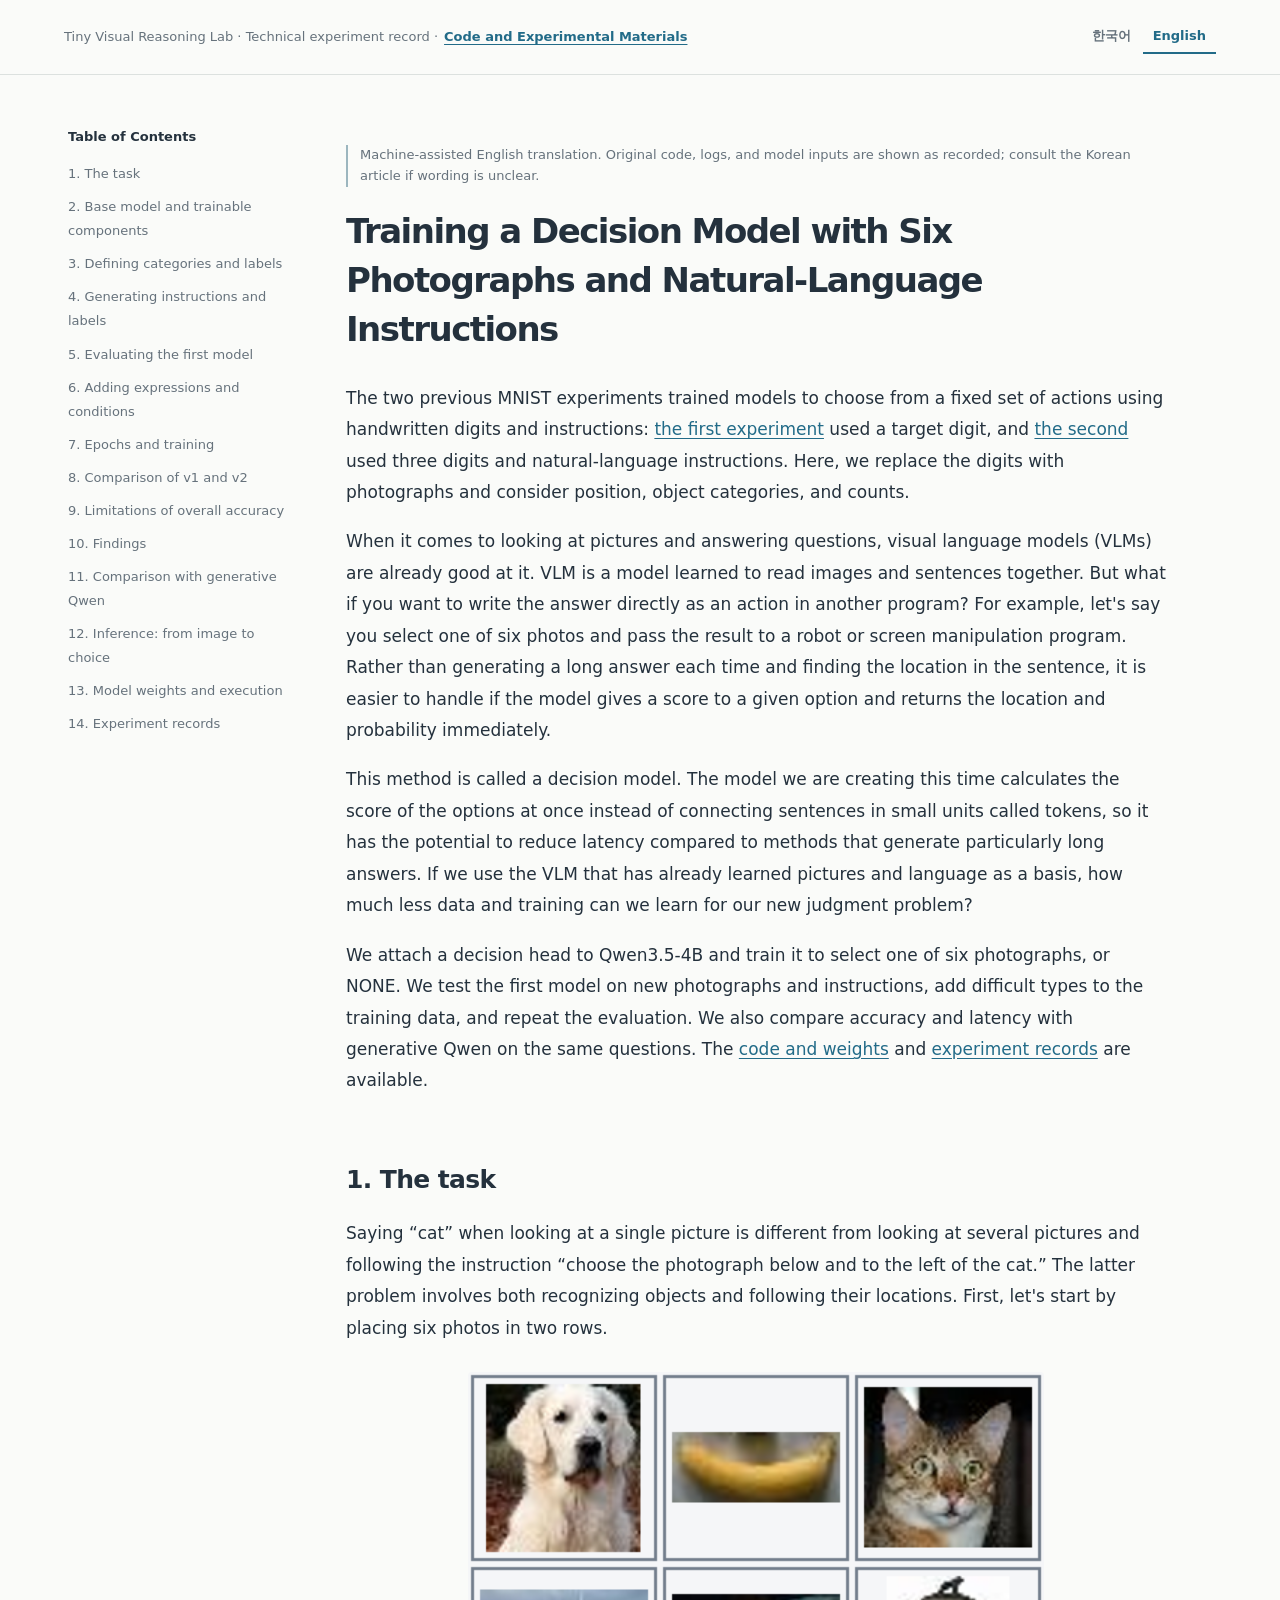
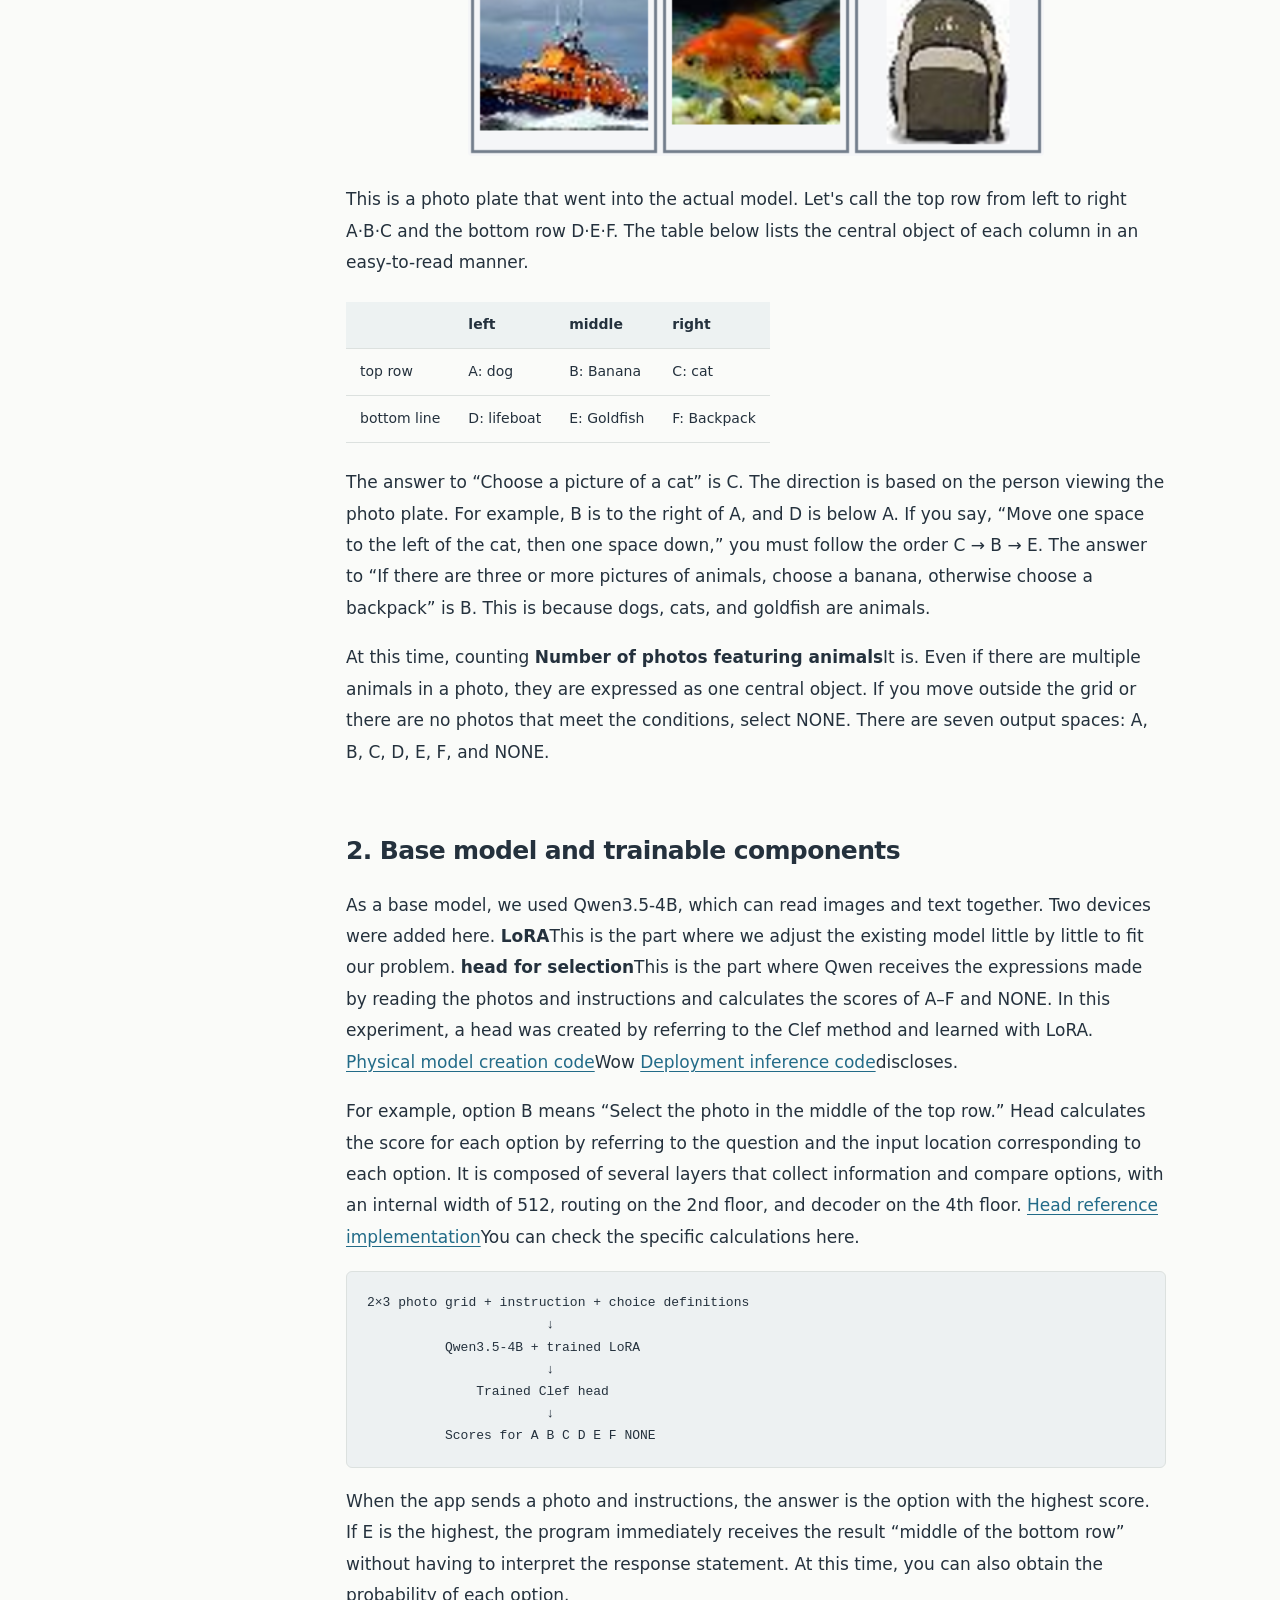
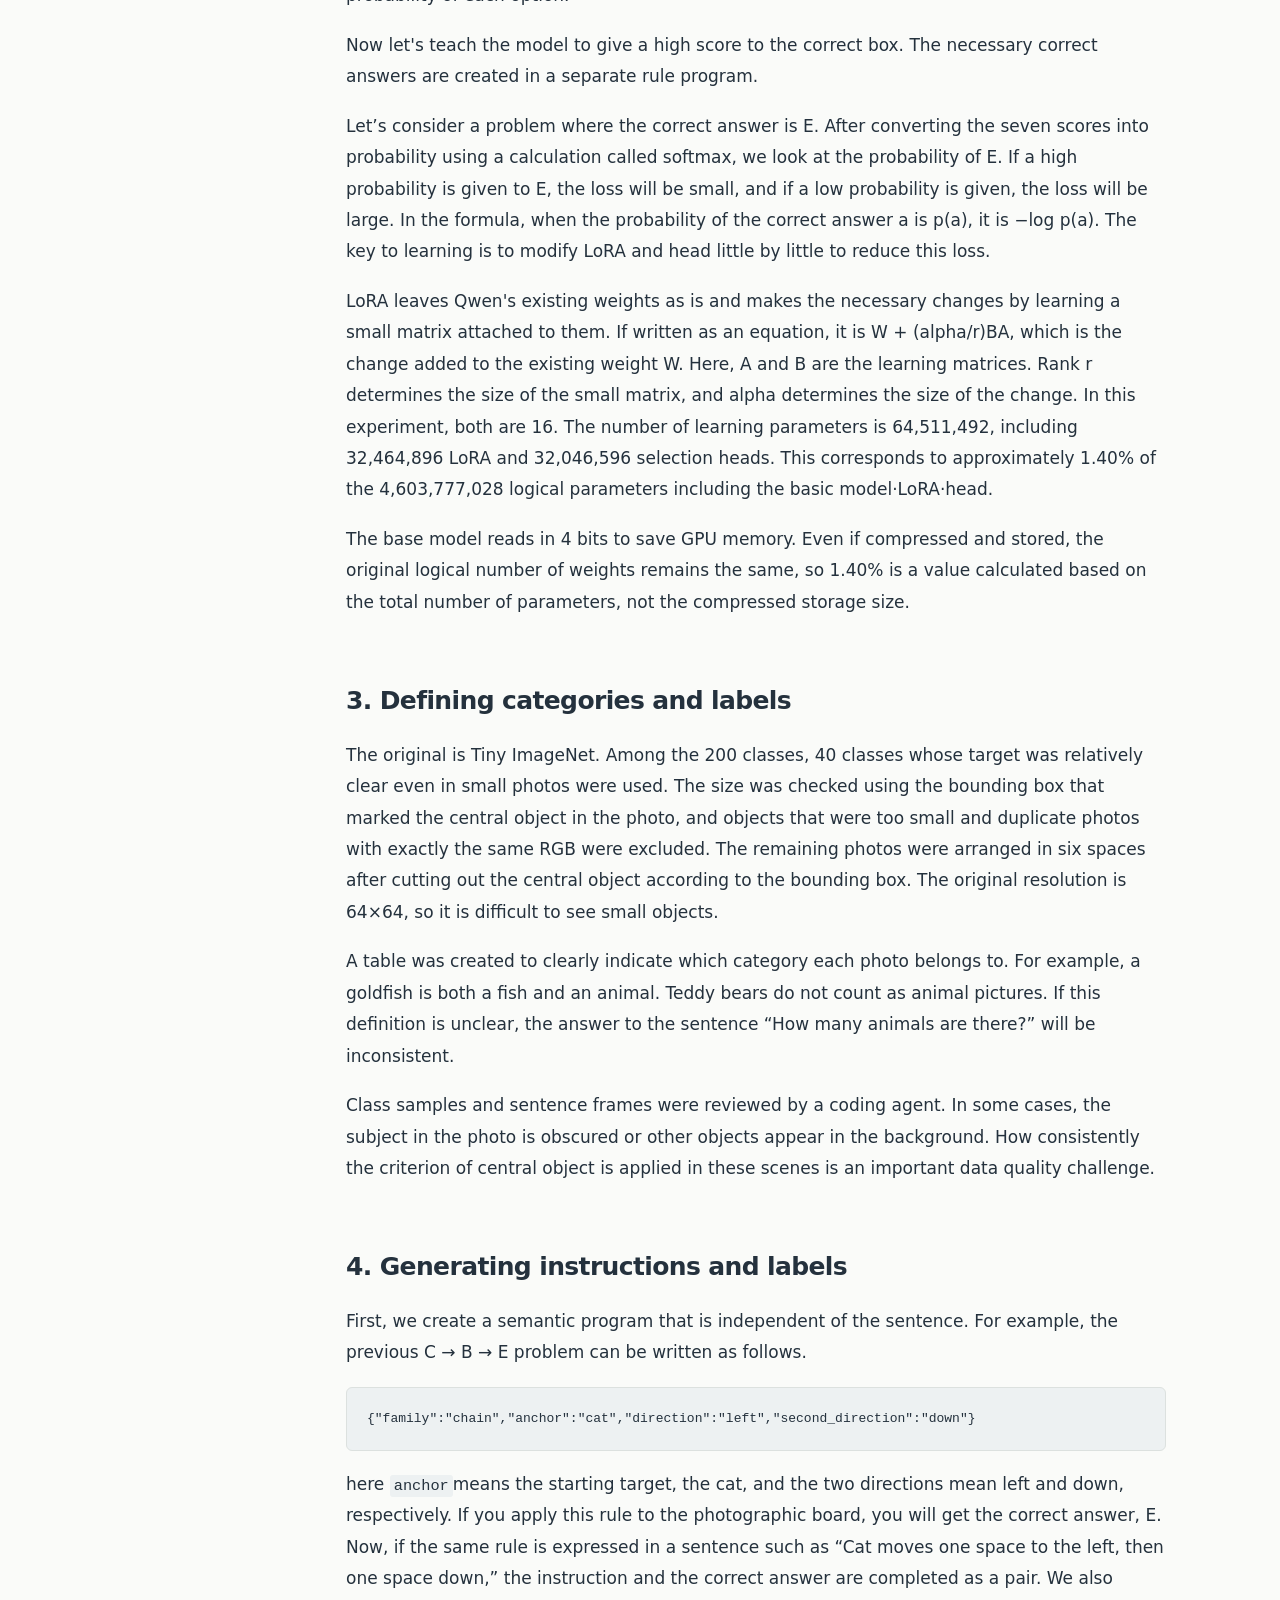
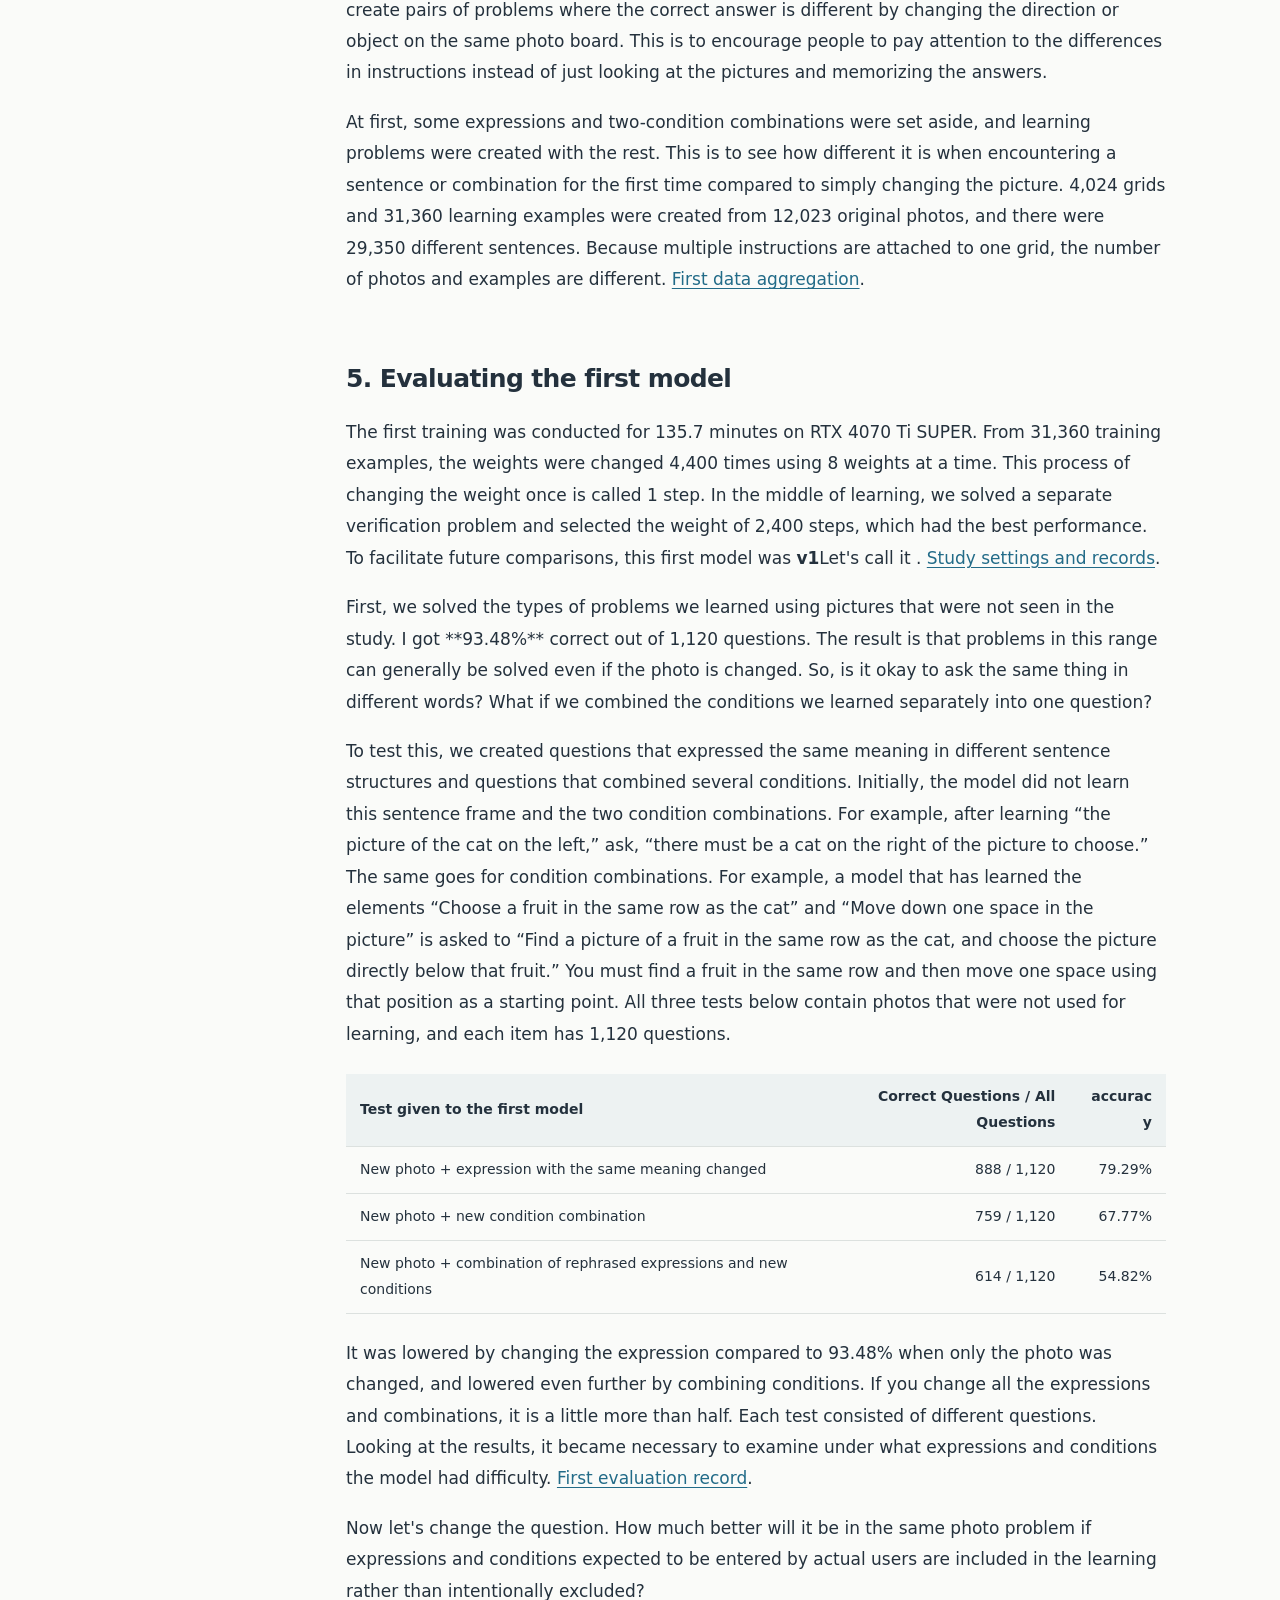
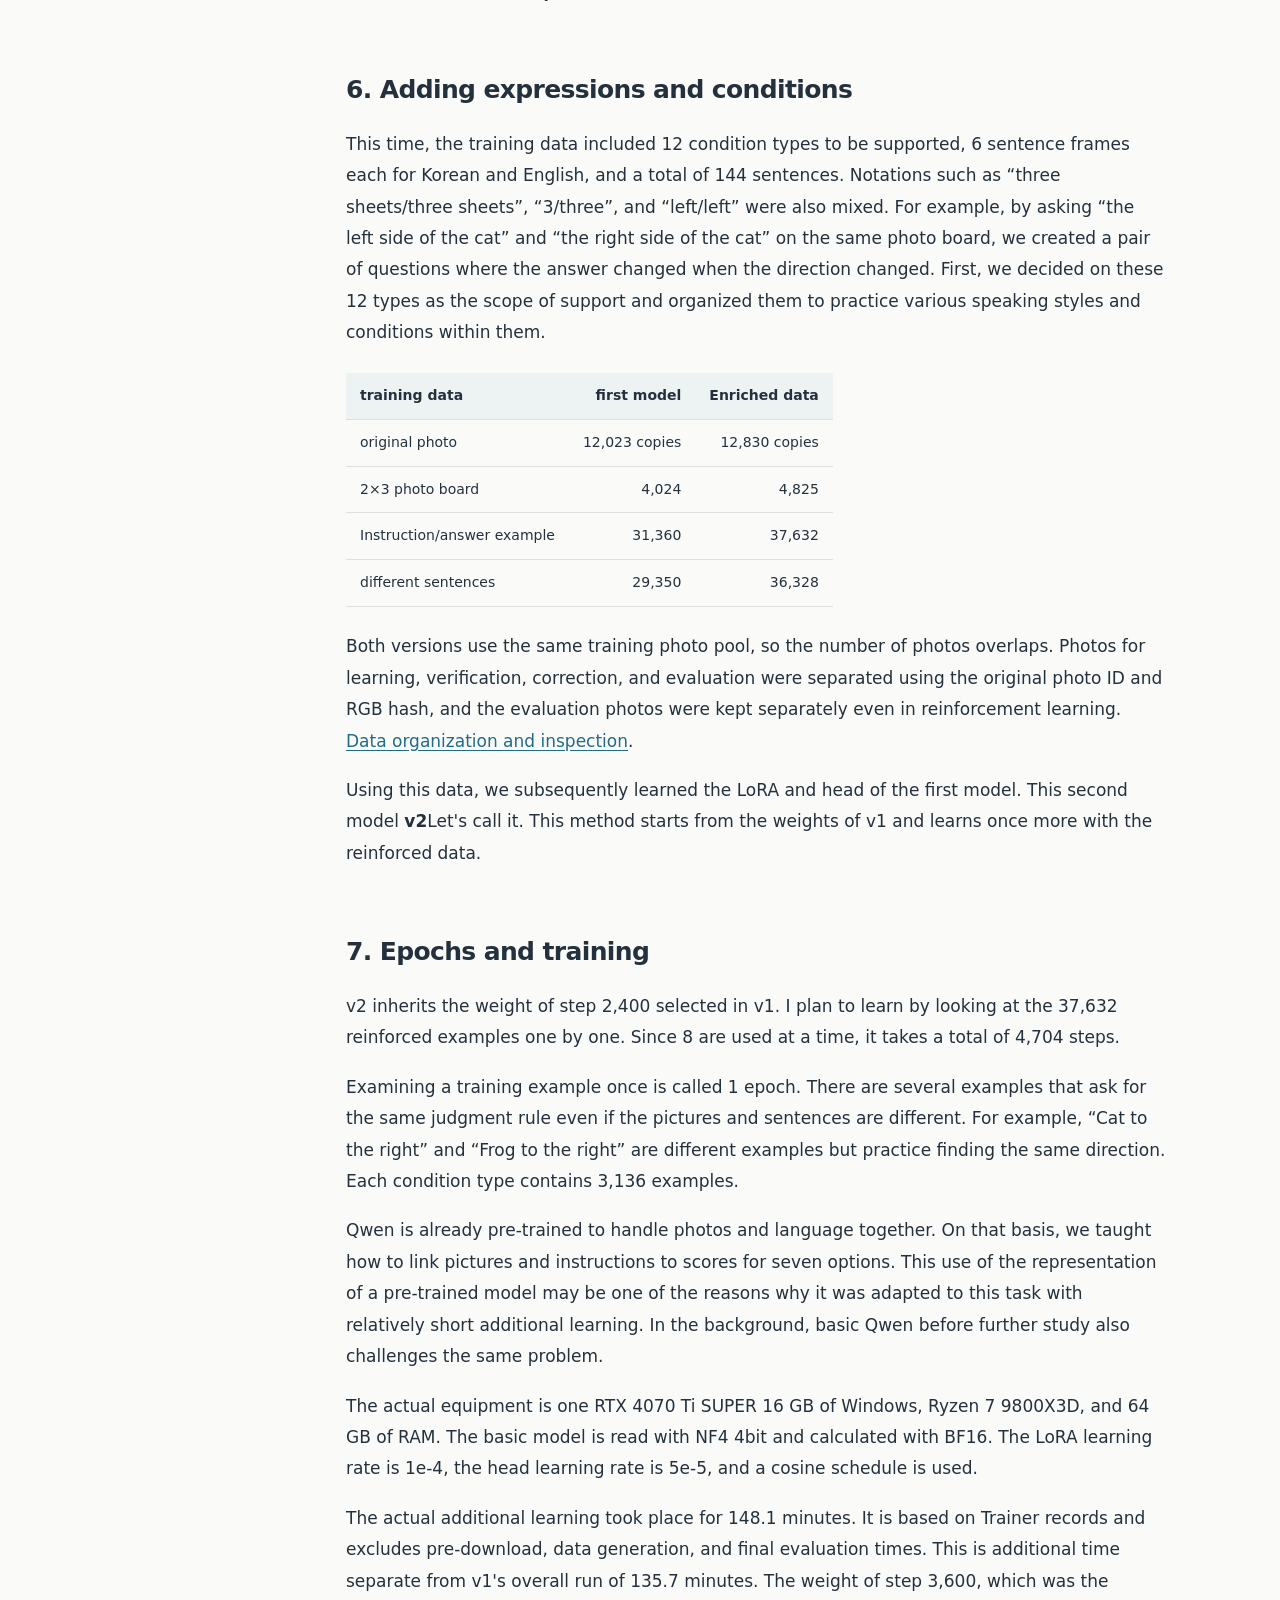
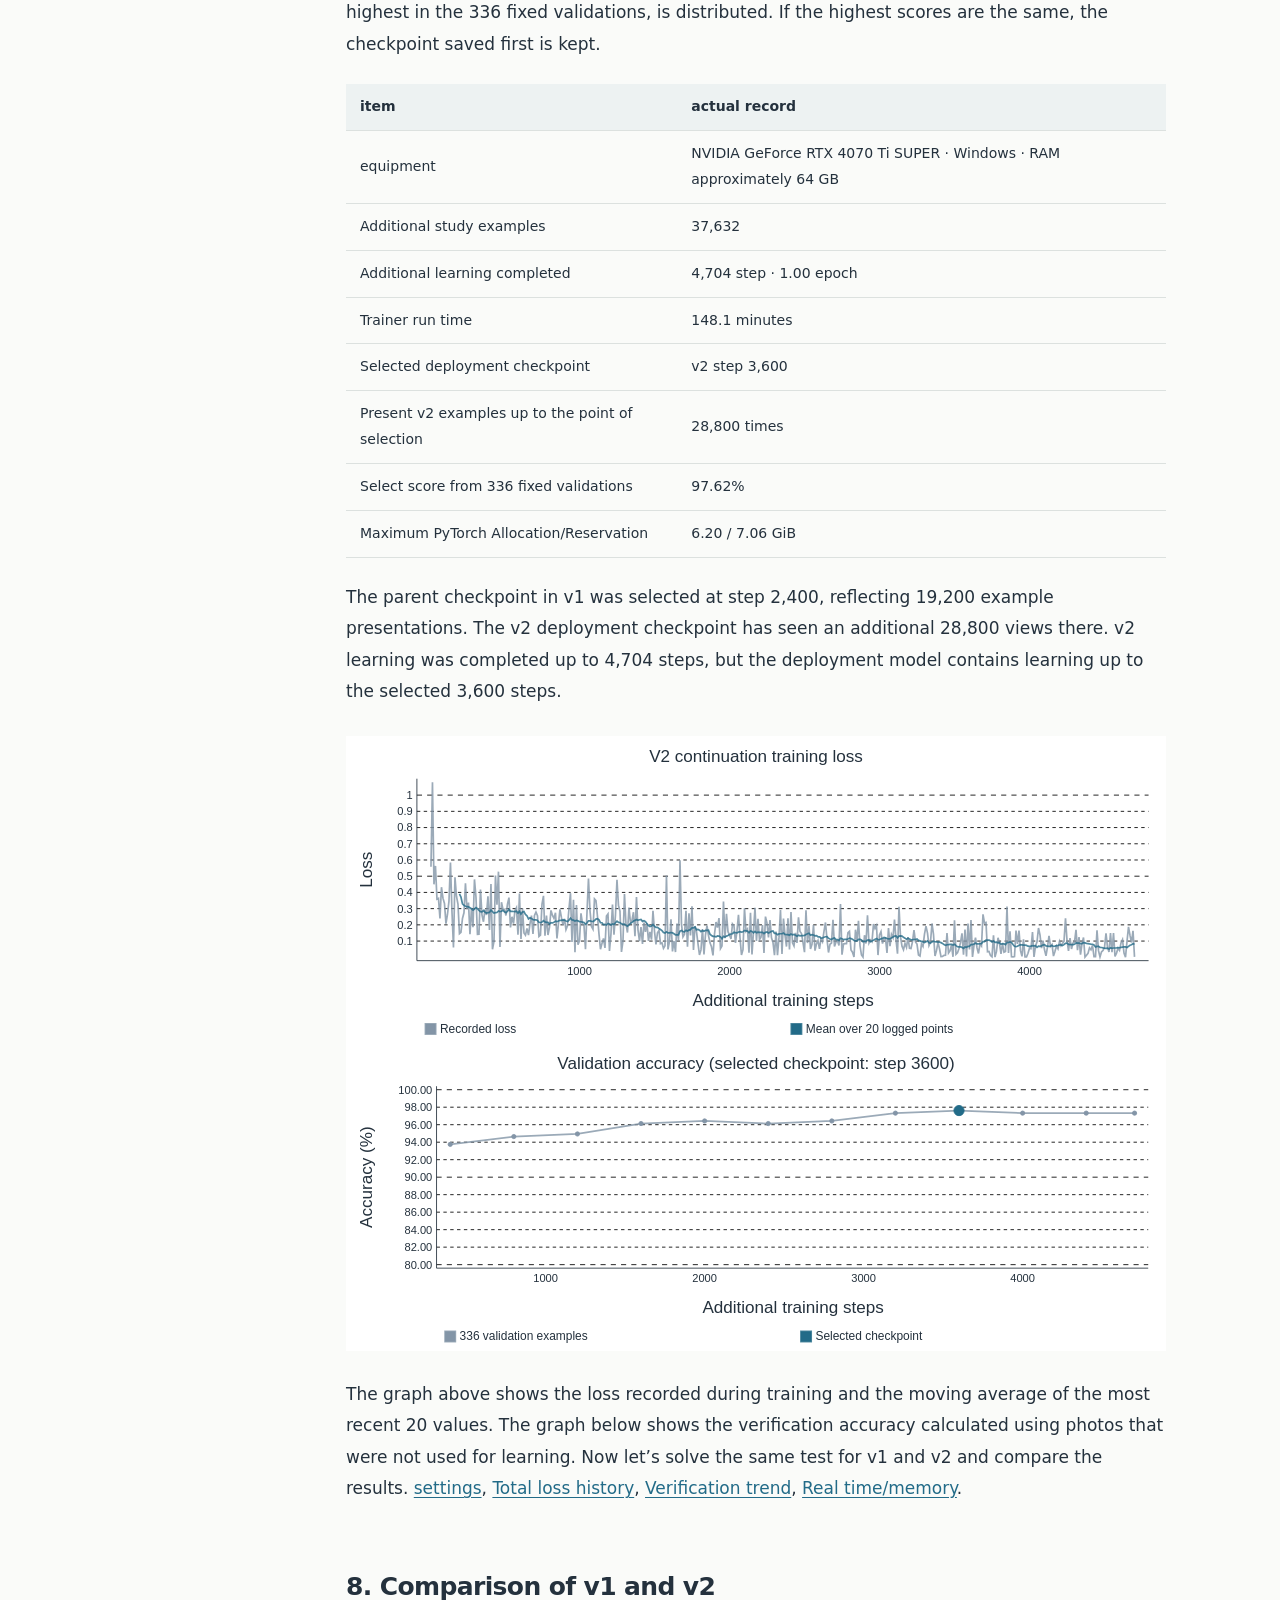
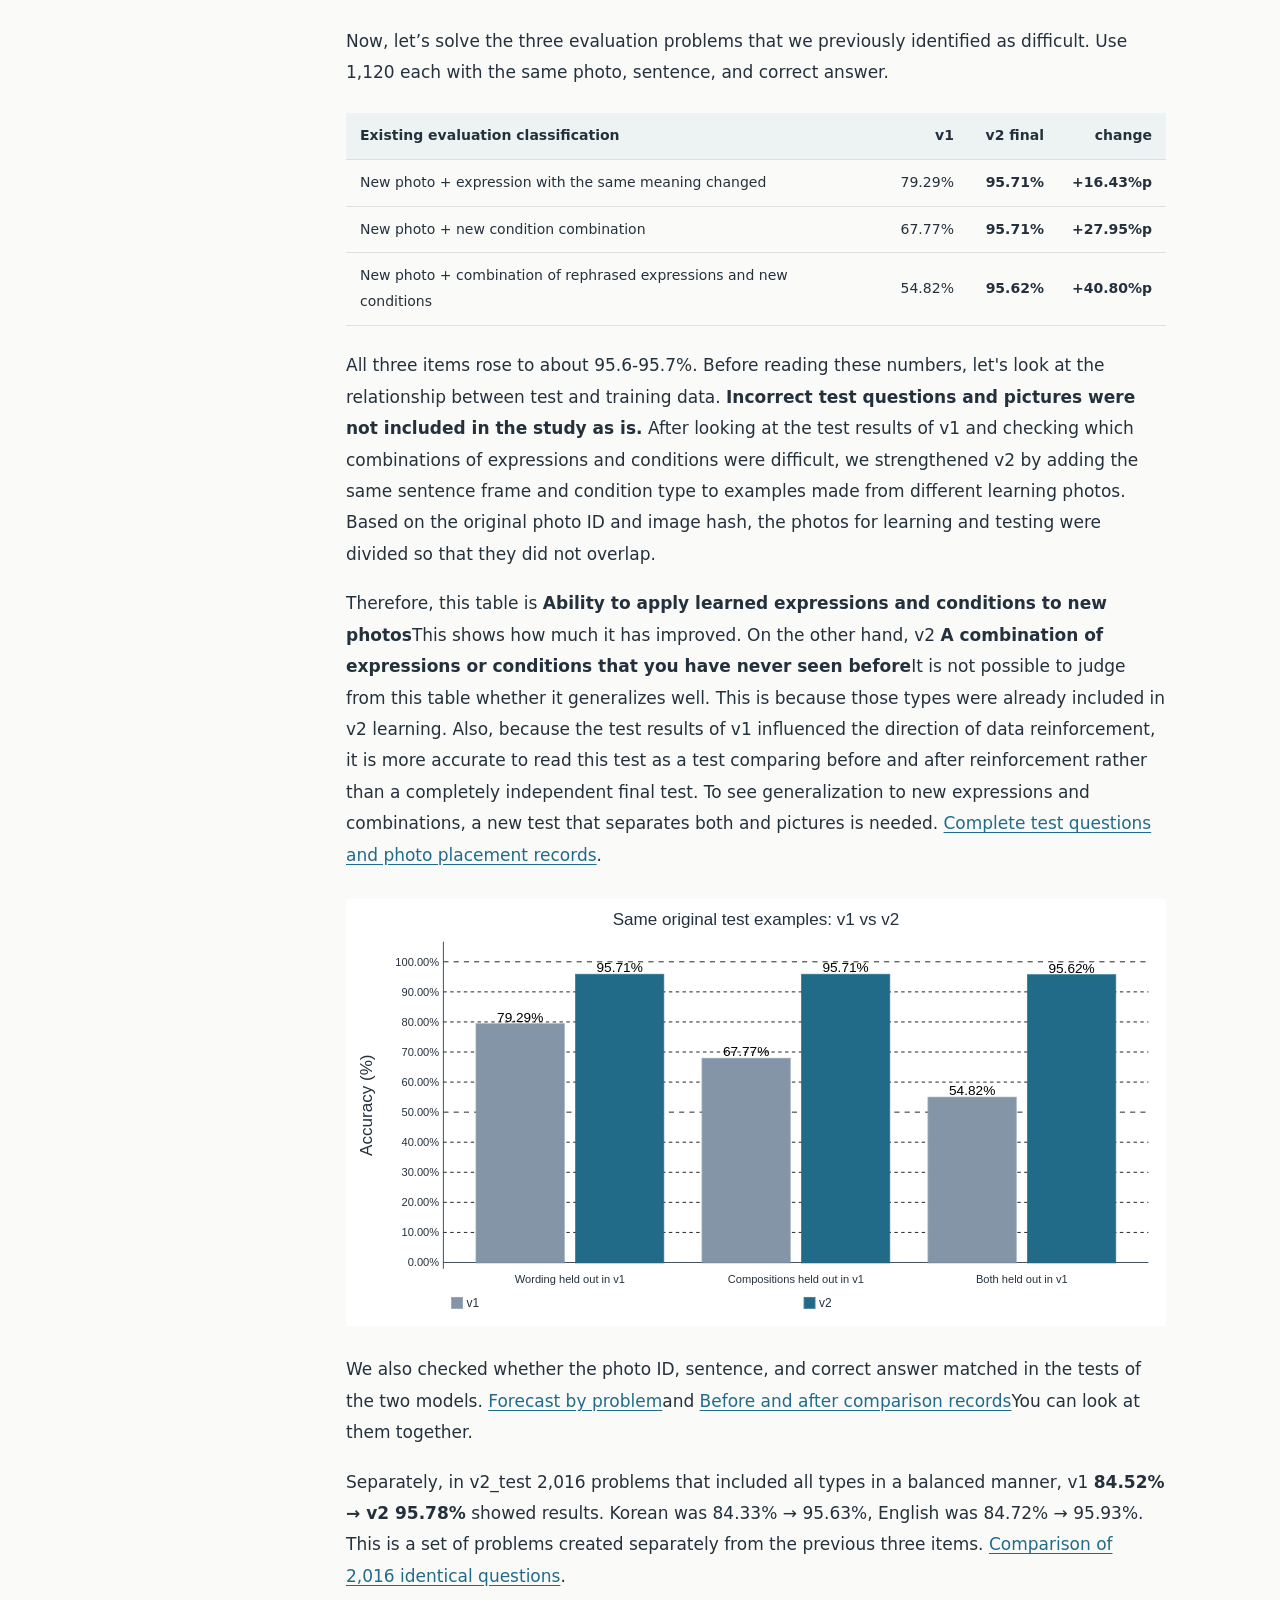
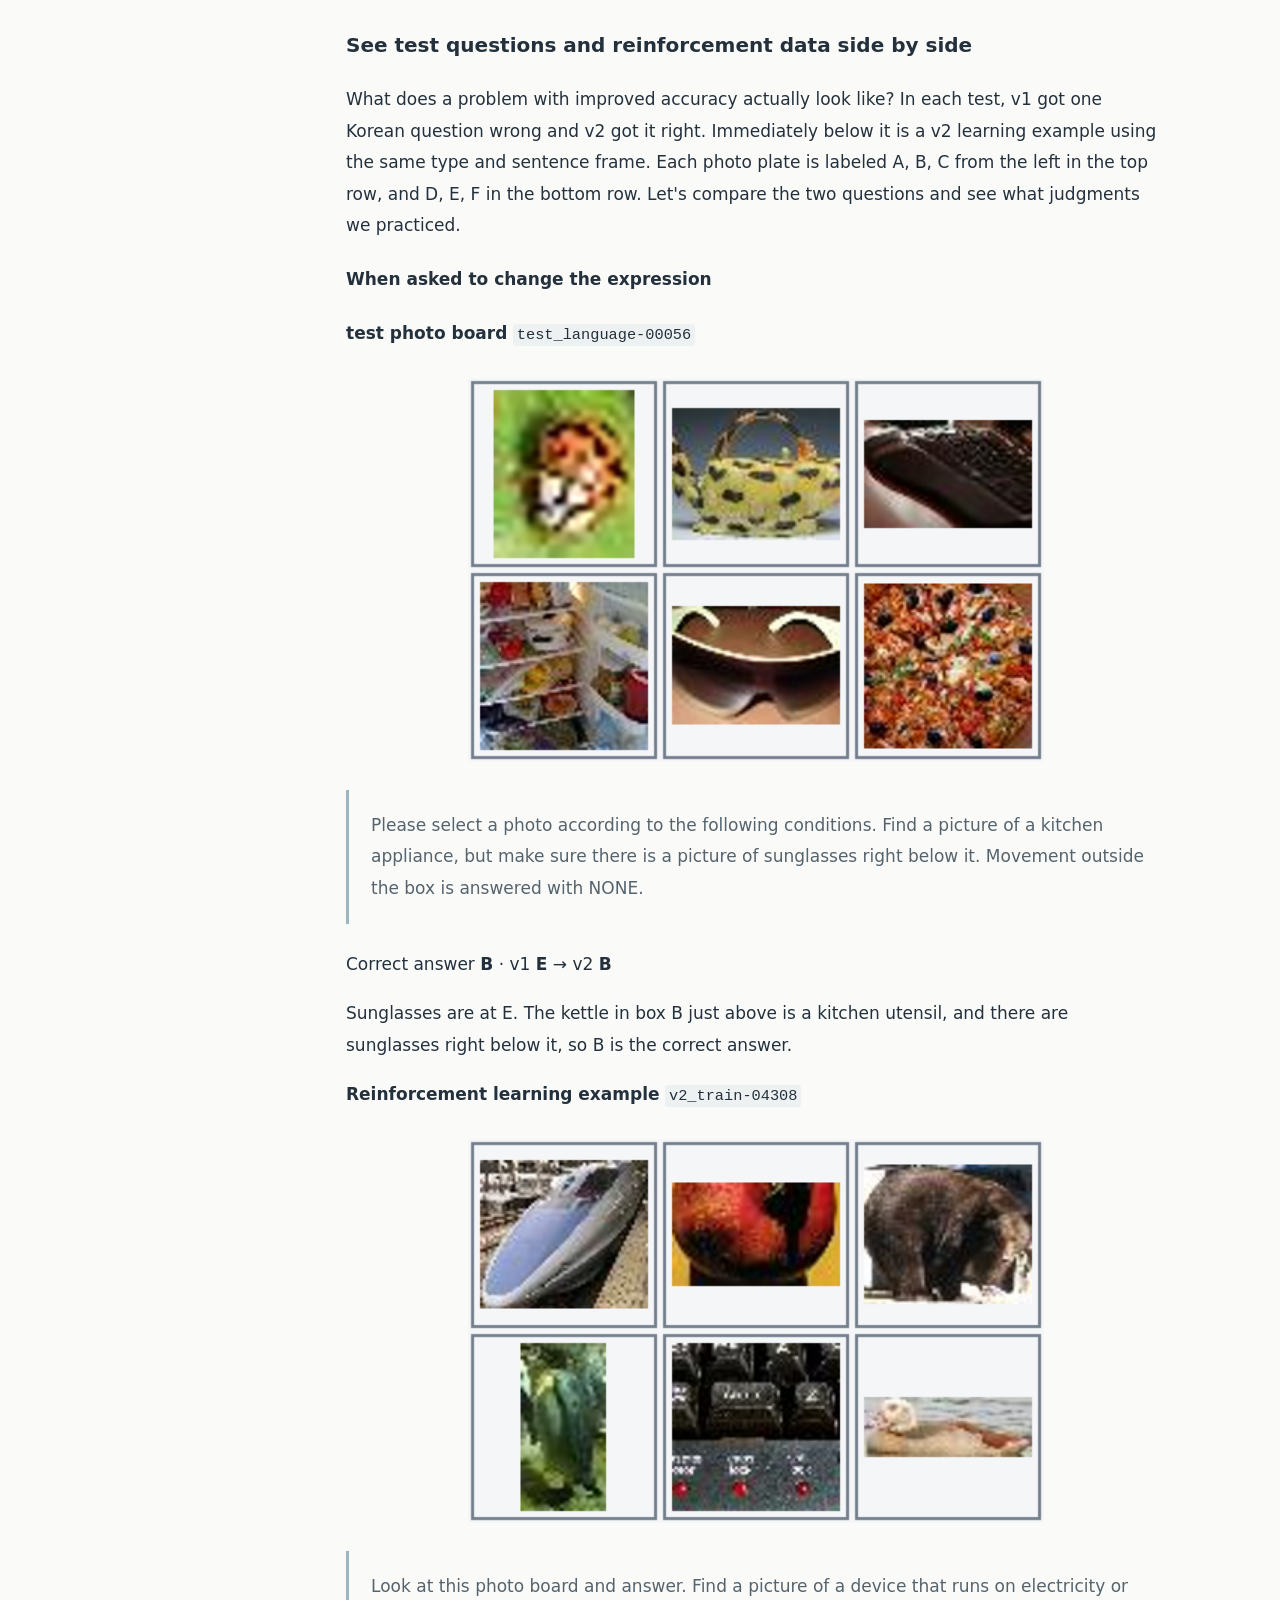
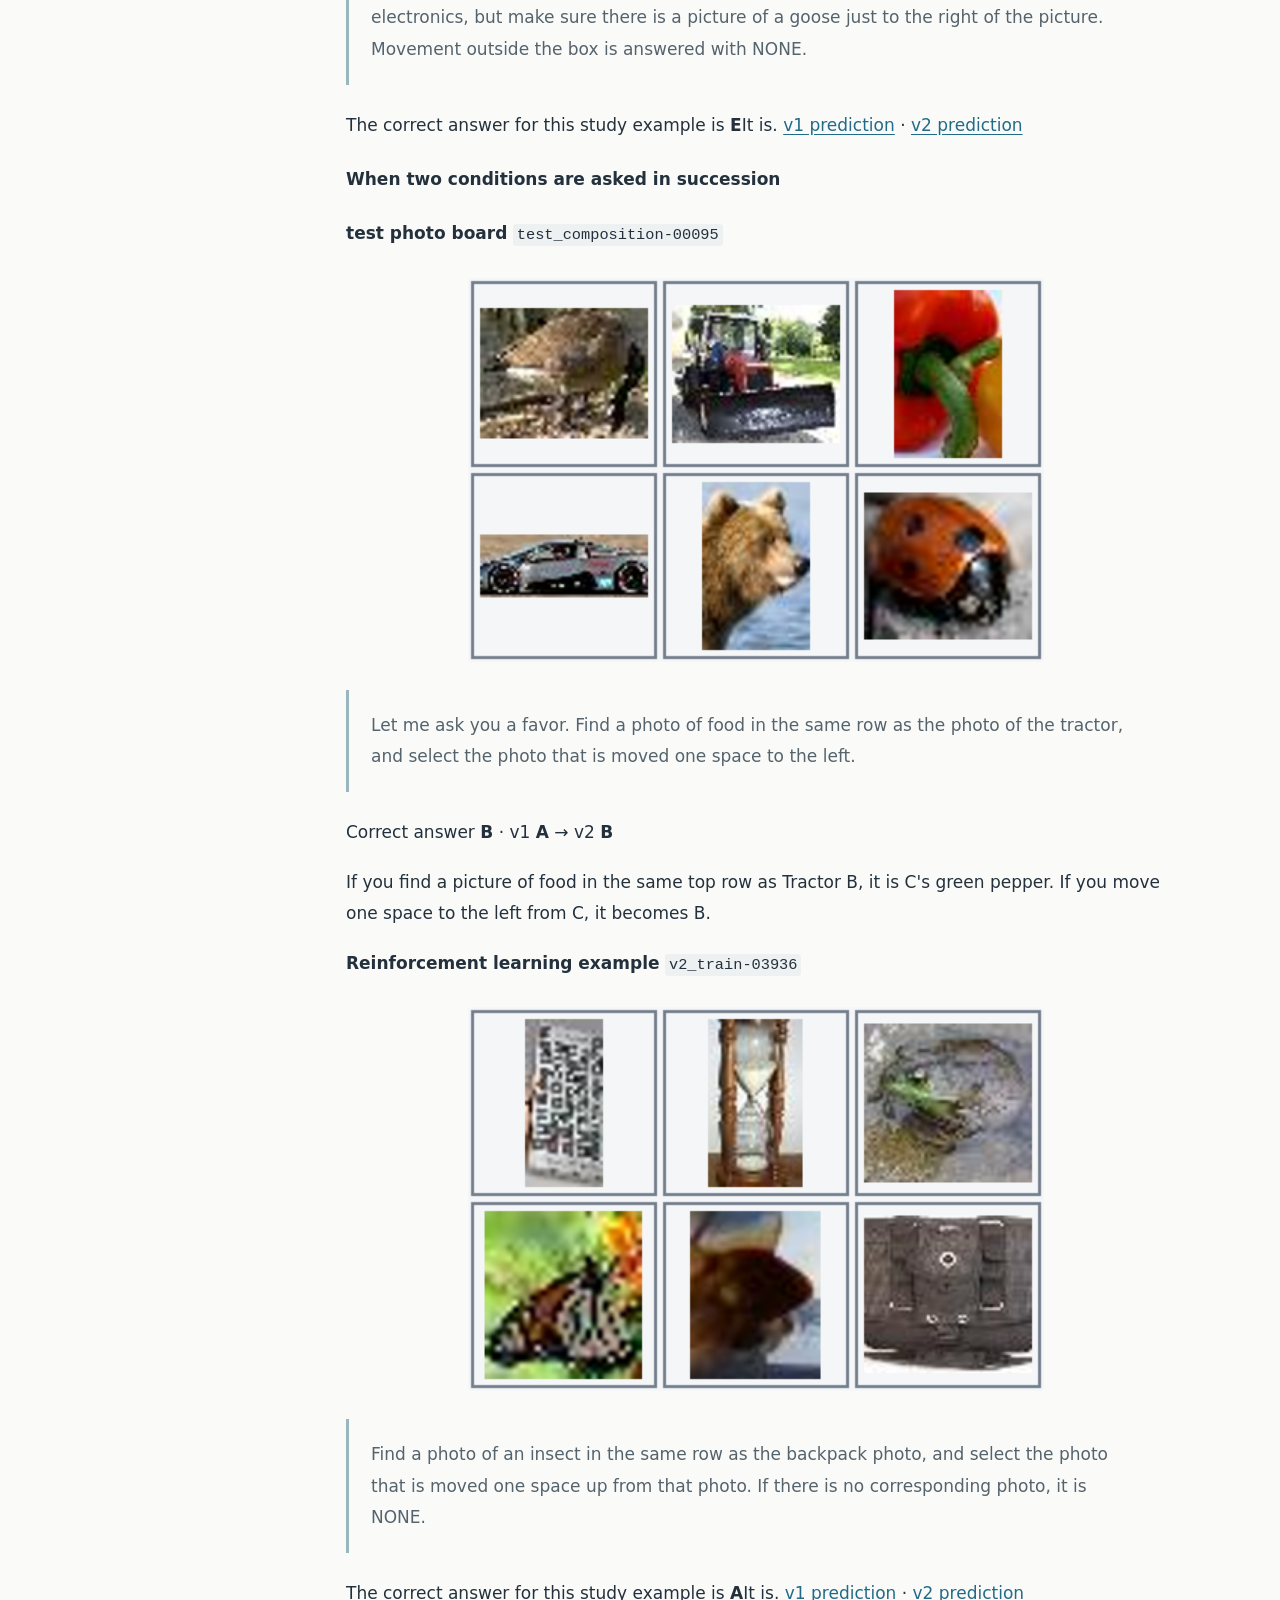
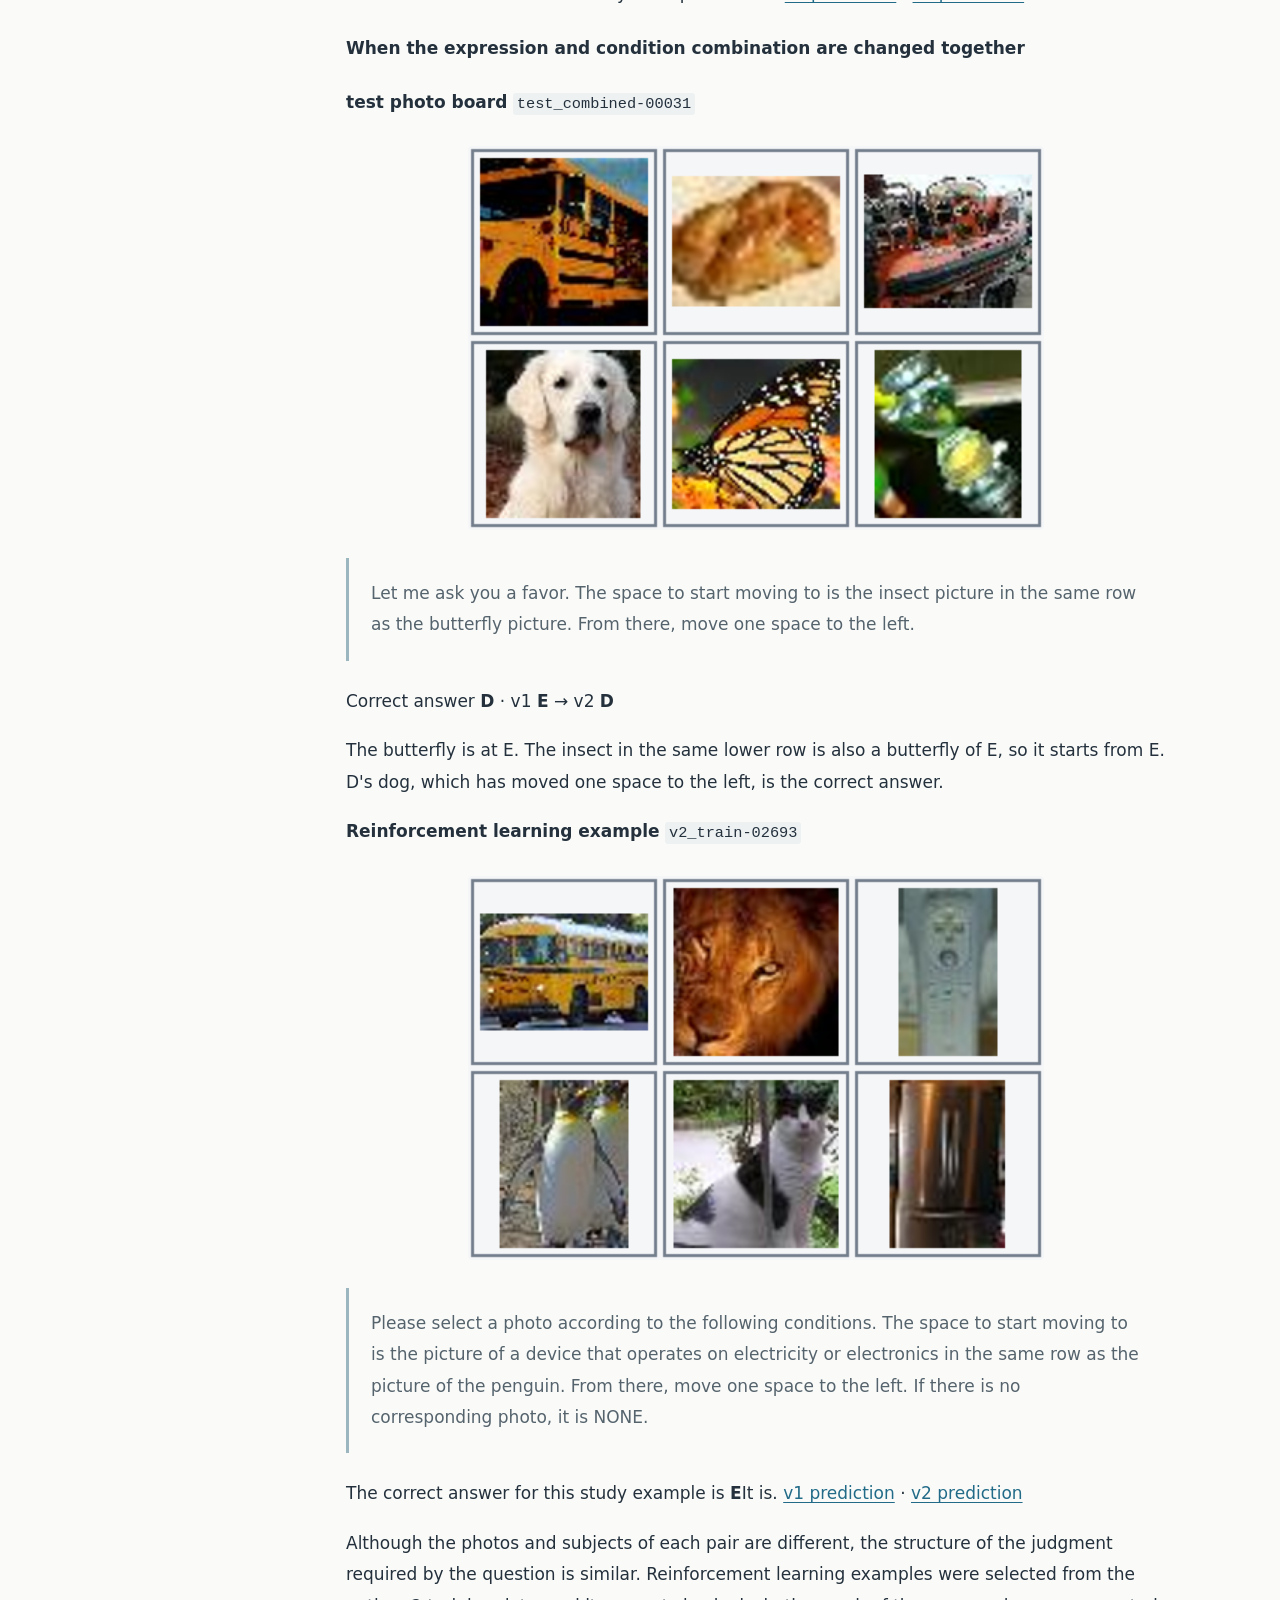
<file: site/index.en.html>
<!doctype html>
<html lang="en"><head><meta charset="utf-8"><meta name="viewport" content="width=device-width,initial-scale=1">
<meta name="description" content="Tiny ImageNet과 Qwen3.5-4B 기반 decision model의 데이터 설계, LoRA 학습, v1·v2 비교와 실제 실험 기록.">
<title>Training a Decision Model with Six Photographs and Natural-Language Instructions</title>
<style>
:root{color-scheme:light;--ink:#24313d;--muted:#66727c;--accent:#226b88}*{box-sizing:border-box}html{scroll-behavior:smooth}body{margin:0;background:#fafbf9;color:var(--ink);font:17px/1.85 system-ui,-apple-system,"Malgun Gothic",sans-serif;word-break:keep-all;overflow-wrap:anywhere}header{border-bottom:1px solid #dce1df;padding:20px 5vw;font-size:13px;color:var(--muted)}header a{font-weight:600}main{display:grid;grid-template-columns:230px minmax(0,820px);gap:48px;max-width:1200px;margin:50px auto 90px;padding:0 28px}nav{position:sticky;top:24px;align-self:start;max-height:90vh;overflow:auto;font-size:13px}nav ol{list-style:none;padding:0}nav li{margin:9px 0}nav a{color:var(--muted);text-decoration:none}h1{font-size:34px;line-height:1.45;letter-spacing:-.045em;margin:0 0 28px}h2{font-size:25px;line-height:1.5;letter-spacing:-.025em;margin:64px 0 20px;scroll-margin-top:30px}h3{font-size:20px;margin-top:35px}p{margin:18px 0}a{color:var(--accent);text-underline-offset:3px}strong{font-weight:700}table{display:block;overflow-x:auto;border-collapse:collapse;width:100%;margin:24px 0;font-size:14px;white-space:normal}th,td{padding:10px 14px;border-bottom:1px solid #dce1df;text-align:left;min-width:90px}th{background:#edf2f2;font-weight:650}td ul{margin:0;padding-left:1.3em}td li{padding-left:.2em;margin:.3em 0}pre{padding:20px;background:#edf1f2;border:1px solid #dce1df;border-radius:6px;overflow-x:auto;font-size:13px;line-height:1.7}code{font-family:ui-monospace,Consolas,monospace}p code,li code{background:#edf1f2;padding:2px 4px;border-radius:3px;font-size:.9em}img{max-width:100%;height:auto;display:block;margin:28px auto;background:white}img[src$=".png"]{width:576px;border-radius:4px}img[src*="user-test-"]{width:100%}blockquote{margin:25px 0;border-left:3px solid #9cb6bf;padding:2px 22px;color:#55636d}article>ul,article>ol{padding-left:25px}footer{border-top:1px solid #dce1df;margin-top:70px;padding-top:20px;font-size:13px;color:var(--muted)}@media(max-width:950px){main{display:block;max-width:830px}nav{position:static;max-height:none;border-bottom:1px solid #dce1df;margin-bottom:35px;padding-bottom:16px}nav ol{columns:2}}@media(max-width:560px){body{font-size:16px}main{padding:0 18px;margin-top:28px}h1{font-size:28px}h2{font-size:23px;margin-top:48px}nav ol{columns:1}th,td{padding:9px 10px}pre{padding:14px}}
</style><link rel="stylesheet" href="series-style.css"></head><body><header>Tiny Visual Reasoning Lab · Technical experiment record · <a href="https://github.com/gisbi-kim/tiny-visual-reasoning-lab">Code and Experimental Materials</a><div class="lang-switch" role="group" aria-label="Language"><a href="index.html">한국어</a><a href="index.en.html" aria-current="page">English</a></div></header>
<main><nav aria-label="Table of Contents"><strong>Table of Contents</strong><ol><li><a href="#section-1">1. The task</a></li><li><a href="#section-2">2. Base model and trainable components</a></li><li><a href="#section-3">3. Defining categories and labels</a></li><li><a href="#section-4">4. Generating instructions and labels</a></li><li><a href="#section-5">5. Evaluating the first model</a></li><li><a href="#section-6">6. Adding expressions and conditions</a></li><li><a href="#section-7">7. Epochs and training</a></li><li><a href="#section-8">8. Comparison of v1 and v2</a></li><li><a href="#section-9">9. Limitations of overall accuracy</a></li><li><a href="#section-10">10. Findings</a></li><li><a href="#section-11">11. Comparison with generative Qwen</a></li><li><a href="#section-12">12. Inference: from image to choice</a></li><li><a href="#section-13">13. Model weights and execution</a></li><li><a href="#section-14">14. Experiment records</a></li></ol></nav><article><p class="translation-note">Machine-assisted English translation. Original code, logs, and model inputs are shown as recorded; consult the Korean article if wording is unclear.</p><h1>Training a Decision Model with Six Photographs and Natural-Language Instructions</h1>
<p>The two previous MNIST experiments trained models to choose from a fixed set of actions using handwritten digits and instructions: <a href="https://gisbi-kim.github.io/jev-mnist-tutorial/">the first experiment</a> used a target digit, and <a href="https://gisbi-kim.github.io/decision-model-mnist-tutorial/">the second</a> used three digits and natural-language instructions. Here, we replace the digits with photographs and consider position, object categories, and counts.</p>
<p>When it comes to looking at pictures and answering questions, visual language models (VLMs) are already good at it. VLM is a model learned to read images and sentences together. But what if you want to write the answer directly as an action in another program? For example, let's say you select one of six photos and pass the result to a robot or screen manipulation program. Rather than generating a long answer each time and finding the location in the sentence, it is easier to handle if the model gives a score to a given option and returns the location and probability immediately.</p>
<p>This method is called a decision model. The model we are creating this time calculates the score of the options at once instead of connecting sentences in small units called tokens, so it has the potential to reduce latency compared to methods that generate particularly long answers. If we use the VLM that has already learned pictures and language as a basis, how much less data and training can we learn for our new judgment problem?</p>
<p>We attach a decision head to Qwen3.5-4B and train it to select one of six photographs, or NONE. We test the first model on new photographs and instructions, add difficult types to the training data, and repeat the evaluation. We also compare accuracy and latency with generative Qwen on the same questions. The <a href="https://github.com/gisbi-kim/tiny-visual-reasoning-lab">code and weights</a> and <a href="https://github.com/gisbi-kim/tiny-visual-reasoning-lab/blob/main/docs/v2/INDEX.md">experiment records</a> are available.</p>
<h2 id="section-1">1. The task</h2>
<p>Saying “cat” when looking at a single picture is different from looking at several pictures and following the instruction “choose the photograph below and to the left of the cat.” The latter problem involves both recognizing objects and following their locations. First, let's start by placing six photos in two rows.</p>
<p><img src="assets/example-canonical.png" alt="Actual demonstration photo board: top row dog, banana, cat, bottom row lifeboat, goldfish, backpack" loading="eager" width="384" height="256" /></p>
<p>This is a photo plate that went into the actual model. Let's call the top row from left to right A·B·C and the bottom row D·E·F. The table below lists the central object of each column in an easy-to-read manner.</p>
<table>
<thead>
<tr>
<th></th>
<th>left</th>
<th>middle</th>
<th>right</th>
</tr>
</thead>
<tbody>
<tr>
<td>top row</td>
<td>A: dog</td>
<td>B: Banana</td>
<td>C: cat</td>
</tr>
<tr>
<td>bottom line</td>
<td>D: lifeboat</td>
<td>E: Goldfish</td>
<td>F: Backpack</td>
</tr>
</tbody>
</table>
<p>The answer to “Choose a picture of a cat” is C. The direction is based on the person viewing the photo plate. For example, B is to the right of A, and D is below A. If you say, “Move one space to the left of the cat, then one space down,” you must follow the order C → B → E. The answer to “If there are three or more pictures of animals, choose a banana, otherwise choose a backpack” is B. This is because dogs, cats, and goldfish are animals.</p>
<p>At this time, counting <strong>Number of photos featuring animals</strong>It is. Even if there are multiple animals in a photo, they are expressed as one central object. If you move outside the grid or there are no photos that meet the conditions, select NONE. There are seven output spaces: A, B, C, D, E, F, and NONE.</p>
<h2 id="section-2">2. Base model and trainable components</h2>
<p>As a base model, we used Qwen3.5-4B, which can read images and text together. Two devices were added here. <strong>LoRA</strong>This is the part where we adjust the existing model little by little to fit our problem. <strong>head for selection</strong>This is the part where Qwen receives the expressions made by reading the photos and instructions and calculates the scores of A–F and NONE. In this experiment, a head was created by referring to the Clef method and learned with LoRA. <a href="https://github.com/gisbi-kim/tiny-visual-reasoning-lab/blob/main/train.py">Physical model creation code</a>Wow <a href="https://github.com/gisbi-kim/tiny-visual-reasoning-lab/blob/main/engine.py">Deployment inference code</a>discloses.</p>
<p>For example, option B means “Select the photo in the middle of the top row.” Head calculates the score for each option by referring to the question and the input location corresponding to each option. It is composed of several layers that collect information and compare options, with an internal width of 512, routing on the 2nd floor, and decoder on the 4th floor. <a href="https://github.com/gisbi-kim/tiny-visual-reasoning-lab/blob/main/clef_reference.py">Head reference implementation</a>You can check the specific calculations here.</p>
<pre><code class="language-text">2×3 photo grid + instruction + choice definitions
                       ↓
          Qwen3.5-4B + trained LoRA
                       ↓
              Trained Clef head
                       ↓
          Scores for A B C D E F NONE
</code></pre>
<p>When the app sends a photo and instructions, the answer is the option with the highest score. If E is the highest, the program immediately receives the result “middle of the bottom row” without having to interpret the response statement. At this time, you can also obtain the probability of each option.</p>
<p>Now let's teach the model to give a high score to the correct box. The necessary correct answers are created in a separate rule program.</p>
<p>Let’s consider a problem where the correct answer is E. After converting the seven scores into probability using a calculation called softmax, we look at the probability of E. If a high probability is given to E, the loss will be small, and if a low probability is given, the loss will be large. In the formula, when the probability of the correct answer a is p(a), it is −log p(a). The key to learning is to modify LoRA and head little by little to reduce this loss.</p>
<p>LoRA leaves Qwen's existing weights as is and makes the necessary changes by learning a small matrix attached to them. If written as an equation, it is W + (alpha/r)BA, which is the change added to the existing weight W. Here, A and B are the learning matrices. Rank r determines the size of the small matrix, and alpha determines the size of the change. In this experiment, both are 16. The number of learning parameters is 64,511,492, including 32,464,896 LoRA and 32,046,596 selection heads. This corresponds to approximately 1.40% of the 4,603,777,028 logical parameters including the basic model·LoRA·head.</p>
<p>The base model reads in 4 bits to save GPU memory. Even if compressed and stored, the original logical number of weights remains the same, so 1.40% is a value calculated based on the total number of parameters, not the compressed storage size.</p>
<h2 id="section-3">3. Defining categories and labels</h2>
<p>The original is Tiny ImageNet. Among the 200 classes, 40 classes whose target was relatively clear even in small photos were used. The size was checked using the bounding box that marked the central object in the photo, and objects that were too small and duplicate photos with exactly the same RGB were excluded. The remaining photos were arranged in six spaces after cutting out the central object according to the bounding box. The original resolution is 64×64, so it is difficult to see small objects.</p>
<p>A table was created to clearly indicate which category each photo belongs to. For example, a goldfish is both a fish and an animal. Teddy bears do not count as animal pictures. If this definition is unclear, the answer to the sentence “How many animals are there?” will be inconsistent.</p>
<p>Class samples and sentence frames were reviewed by a coding agent. In some cases, the subject in the photo is obscured or other objects appear in the background. How consistently the criterion of central object is applied in these scenes is an important data quality challenge.</p>
<h2 id="section-4">4. Generating instructions and labels</h2>
<p>First, we create a semantic program that is independent of the sentence. For example, the previous C → B → E problem can be written as follows.</p>
<pre><code class="language-json">{&quot;family&quot;:&quot;chain&quot;,&quot;anchor&quot;:&quot;cat&quot;,&quot;direction&quot;:&quot;left&quot;,&quot;second_direction&quot;:&quot;down&quot;}
</code></pre>
<p>here <code>anchor</code>means the starting target, the cat, and the two directions mean left and down, respectively. If you apply this rule to the photographic board, you will get the correct answer, E. Now, if the same rule is expressed in a sentence such as “Cat moves one space to the left, then one space down,” the instruction and the correct answer are completed as a pair. We also create pairs of problems where the correct answer is different by changing the direction or object on the same photo board. This is to encourage people to pay attention to the differences in instructions instead of just looking at the pictures and memorizing the answers.</p>
<p>At first, some expressions and two-condition combinations were set aside, and learning problems were created with the rest. This is to see how different it is when encountering a sentence or combination for the first time compared to simply changing the picture. 4,024 grids and 31,360 learning examples were created from 12,023 original photos, and there were 29,350 different sentences. Because multiple instructions are attached to one grid, the number of photos and examples are different. <a href="https://github.com/gisbi-kim/tiny-visual-reasoning-lab/blob/main/docs/data-summary.json">First data aggregation</a>.</p>
<h2 id="section-5">5. Evaluating the first model</h2>
<p>The first training was conducted for 135.7 minutes on RTX 4070 Ti SUPER. From 31,360 training examples, the weights were changed 4,400 times using 8 weights at a time. This process of changing the weight once is called 1 step. In the middle of learning, we solved a separate verification problem and selected the weight of 2,400 steps, which had the best performance. To facilitate future comparisons, this first model was <strong>v1</strong>Let's call it . <a href="https://github.com/gisbi-kim/tiny-visual-reasoning-lab/blob/main/docs/TRAINING.md">Study settings and records</a>.</p>
<p>First, we solved the types of problems we learned using pictures that were not seen in the study. I got **93.48%** correct out of 1,120 questions. The result is that problems in this range can generally be solved even if the photo is changed. So, is it okay to ask the same thing in different words? What if we combined the conditions we learned separately into one question?</p>
<p>To test this, we created questions that expressed the same meaning in different sentence structures and questions that combined several conditions. Initially, the model did not learn this sentence frame and the two condition combinations. For example, after learning “the picture of the cat on the left,” ask, “there must be a cat on the right of the picture to choose.” The same goes for condition combinations. For example, a model that has learned the elements “Choose a fruit in the same row as the cat” and “Move down one space in the picture” is asked to “Find a picture of a fruit in the same row as the cat, and choose the picture directly below that fruit.” You must find a fruit in the same row and then move one space using that position as a starting point. All three tests below contain photos that were not used for learning, and each item has 1,120 questions.</p>
<table>
<thead>
<tr>
<th>Test given to the first model</th>
<th style="text-align:right">Correct Questions / All Questions</th>
<th style="text-align:right">accuracy</th>
</tr>
</thead>
<tbody>
<tr>
<td>New photo + expression with the same meaning changed</td>
<td style="text-align:right">888 / 1,120</td>
<td style="text-align:right">79.29%</td>
</tr>
<tr>
<td>New photo + new condition combination</td>
<td style="text-align:right">759 / 1,120</td>
<td style="text-align:right">67.77%</td>
</tr>
<tr>
<td>New photo + combination of rephrased expressions and new conditions</td>
<td style="text-align:right">614 / 1,120</td>
<td style="text-align:right">54.82%</td>
</tr>
</tbody>
</table>
<p>It was lowered by changing the expression compared to 93.48% when only the photo was changed, and lowered even further by combining conditions. If you change all the expressions and combinations, it is a little more than half. Each test consisted of different questions. Looking at the results, it became necessary to examine under what expressions and conditions the model had difficulty. <a href="https://github.com/gisbi-kim/tiny-visual-reasoning-lab/blob/main/docs/TRAINING.md">First evaluation record</a>.</p>
<p>Now let's change the question. How much better will it be in the same photo problem if expressions and conditions expected to be entered by actual users are included in the learning rather than intentionally excluded?</p>
<h2 id="section-6">6. Adding expressions and conditions</h2>
<p>This time, the training data included 12 condition types to be supported, 6 sentence frames each for Korean and English, and a total of 144 sentences. Notations such as “three sheets/three sheets”, “3/three”, and “left/left” were also mixed. For example, by asking “the left side of the cat” and “the right side of the cat” on the same photo board, we created a pair of questions where the answer changed when the direction changed. First, we decided on these 12 types as the scope of support and organized them to practice various speaking styles and conditions within them.</p>
<table>
<thead>
<tr>
<th>training data</th>
<th style="text-align:right">first model</th>
<th style="text-align:right">Enriched data</th>
</tr>
</thead>
<tbody>
<tr>
<td>original photo</td>
<td style="text-align:right">12,023 copies</td>
<td style="text-align:right">12,830 copies</td>
</tr>
<tr>
<td>2×3 photo board</td>
<td style="text-align:right">4,024</td>
<td style="text-align:right">4,825</td>
</tr>
<tr>
<td>Instruction/answer example</td>
<td style="text-align:right">31,360</td>
<td style="text-align:right">37,632</td>
</tr>
<tr>
<td>different sentences</td>
<td style="text-align:right">29,350</td>
<td style="text-align:right">36,328</td>
</tr>
</tbody>
</table>
<p>Both versions use the same training photo pool, so the number of photos overlaps. Photos for learning, verification, correction, and evaluation were separated using the original photo ID and RGB hash, and the evaluation photos were kept separately even in reinforcement learning. <a href="https://github.com/gisbi-kim/tiny-visual-reasoning-lab/blob/main/docs/V2_DATA_CARD.md">Data organization and inspection</a>.</p>
<p>Using this data, we subsequently learned the LoRA and head of the first model. This second model <strong>v2</strong>Let's call it. This method starts from the weights of v1 and learns once more with the reinforced data.</p>
<h2 id="section-7">7. Epochs and training</h2>
<p>v2 inherits the weight of step 2,400 selected in v1. I plan to learn by looking at the 37,632 reinforced examples one by one. Since 8 are used at a time, it takes a total of 4,704 steps.</p>
<p>Examining a training example once is called 1 epoch. There are several examples that ask for the same judgment rule even if the pictures and sentences are different. For example, “Cat to the right” and “Frog to the right” are different examples but practice finding the same direction. Each condition type contains 3,136 examples.</p>
<p>Qwen is already pre-trained to handle photos and language together. On that basis, we taught how to link pictures and instructions to scores for seven options. This use of the representation of a pre-trained model may be one of the reasons why it was adapted to this task with relatively short additional learning. In the background, basic Qwen before further study also challenges the same problem.</p>
<p>The actual equipment is one RTX 4070 Ti SUPER 16 GB of Windows, Ryzen 7 9800X3D, and 64 GB of RAM. The basic model is read with NF4 4bit and calculated with BF16. The LoRA learning rate is 1e-4, the head learning rate is 5e-5, and a cosine schedule is used.</p>
<p>The actual additional learning took place for 148.1 minutes. It is based on Trainer records and excludes pre-download, data generation, and final evaluation times. This is additional time separate from v1's overall run of 135.7 minutes. The weight of step 3,600, which was the highest in the 336 fixed validations, is distributed. If the highest scores are the same, the checkpoint saved first is kept.</p>
<table>
<thead>
<tr>
<th>item</th>
<th>actual record</th>
</tr>
</thead>
<tbody>
<tr>
<td>equipment</td>
<td>NVIDIA GeForce RTX 4070 Ti SUPER · Windows · RAM approximately 64 GB</td>
</tr>
<tr>
<td>Additional study examples</td>
<td>37,632</td>
</tr>
<tr>
<td>Additional learning completed</td>
<td>4,704 step · 1.00 epoch</td>
</tr>
<tr>
<td>Trainer run time</td>
<td>148.1 minutes</td>
</tr>
<tr>
<td>Selected deployment checkpoint</td>
<td>v2 step 3,600</td>
</tr>
<tr>
<td>Present v2 examples up to the point of selection</td>
<td>28,800 times</td>
</tr>
<tr>
<td>Select score from 336 fixed validations</td>
<td>97.62%</td>
</tr>
<tr>
<td>Maximum PyTorch Allocation/Reservation</td>
<td>6.20 / 7.06 GiB</td>
</tr>
</tbody>
</table>
<p>The parent checkpoint in v1 was selected at step 2,400, reflecting 19,200 example presentations. The v2 deployment checkpoint has seen an additional 28,800 views there. v2 learning was completed up to 4,704 steps, but the deployment model contains learning up to the selected 3,600 steps.</p>
<p><img src="assets/v2-training-history.svg" alt="Changes in training loss, moving average, and fixed verification accuracy in v2" loading="lazy" /></p>
<p>The graph above shows the loss recorded during training and the moving average of the most recent 20 values. The graph below shows the verification accuracy calculated using photos that were not used for learning. Now let’s solve the same test for v1 and v2 and compare the results. <a href="https://github.com/gisbi-kim/tiny-visual-reasoning-lab/blob/main/docs/v2/training-config.json">settings</a>, <a href="https://github.com/gisbi-kim/tiny-visual-reasoning-lab/blob/main/docs/v2/training-history.json">Total loss history</a>, <a href="https://github.com/gisbi-kim/tiny-visual-reasoning-lab/blob/main/docs/v2/validation-history.json">Verification trend</a>, <a href="https://github.com/gisbi-kim/tiny-visual-reasoning-lab/blob/main/docs/v2/training-metrics.json">Real time/memory</a>.</p>
<h2 id="section-8">8. Comparison of v1 and v2</h2>
<p>Now, let’s solve the three evaluation problems that we previously identified as difficult. Use 1,120 each with the same photo, sentence, and correct answer.</p>
<table>
<thead>
<tr>
<th>Existing evaluation classification</th>
<th style="text-align:right">v1</th>
<th style="text-align:right">v2 final</th>
<th style="text-align:right">change</th>
</tr>
</thead>
<tbody>
<tr>
<td>New photo + expression with the same meaning changed</td>
<td style="text-align:right">79.29%</td>
<td style="text-align:right"><strong>95.71%</strong></td>
<td style="text-align:right"><strong>+16.43%p</strong></td>
</tr>
<tr>
<td>New photo + new condition combination</td>
<td style="text-align:right">67.77%</td>
<td style="text-align:right"><strong>95.71%</strong></td>
<td style="text-align:right"><strong>+27.95%p</strong></td>
</tr>
<tr>
<td>New photo + combination of rephrased expressions and new conditions</td>
<td style="text-align:right">54.82%</td>
<td style="text-align:right"><strong>95.62%</strong></td>
<td style="text-align:right"><strong>+40.80%p</strong></td>
</tr>
</tbody>
</table>
<p>All three items rose to about 95.6-95.7%. Before reading these numbers, let's look at the relationship between test and training data. <strong>Incorrect test questions and pictures were not included in the study as is.</strong> After looking at the test results of v1 and checking which combinations of expressions and conditions were difficult, we strengthened v2 by adding the same sentence frame and condition type to examples made from different learning photos. Based on the original photo ID and image hash, the photos for learning and testing were divided so that they did not overlap.</p>
<p>Therefore, this table is <strong>Ability to apply learned expressions and conditions to new photos</strong>This shows how much it has improved. On the other hand, v2 <strong>A combination of expressions or conditions that you have never seen before</strong>It is not possible to judge from this table whether it generalizes well. This is because those types were already included in v2 learning. Also, because the test results of v1 influenced the direction of data reinforcement, it is more accurate to read this test as a test comparing before and after reinforcement rather than a completely independent final test. To see generalization to new expressions and combinations, a new test that separates both and pictures is needed. <a href="https://github.com/gisbi-kim/tiny-visual-reasoning-lab/blob/main/docs/v2/TEST_CASES.md">Complete test questions and photo placement records</a>.</p>
<p><img src="assets/original-suite-comparison.svg" alt="v1 and v2 accuracies calculated from the same problem in the three existing evaluation items" loading="lazy" /></p>
<p>We also checked whether the photo ID, sentence, and correct answer matched in the tests of the two models. <a href="https://github.com/gisbi-kim/tiny-visual-reasoning-lab/tree/main/results/v2/finetuned">Forecast by problem</a>and <a href="https://github.com/gisbi-kim/tiny-visual-reasoning-lab/blob/main/results/v2/original-suite-comparison.json">Before and after comparison records</a>You can look at them together.</p>
<p>Separately, in v2_test 2,016 problems that included all types in a balanced manner, v1 <strong>84.52% → v2 95.78%</strong> showed results. Korean was 84.33% → 95.63%, English was 84.72% → 95.93%. This is a set of problems created separately from the previous three items. <a href="https://github.com/gisbi-kim/tiny-visual-reasoning-lab/blob/main/results/v2/comparison.json">Comparison of 2,016 identical questions</a>.</p>
<h3>See test questions and reinforcement data side by side</h3>
<p>What does a problem with improved accuracy actually look like? In each test, v1 got one Korean question wrong and v2 got it right. Immediately below it is a v2 learning example using the same type and sentence frame. Each photo plate is labeled A, B, C from the left in the top row, and D, E, F in the bottom row. Let's compare the two questions and see what judgments we practiced.</p>
<h4>When asked to change the expression</h4>
<p><strong>test photo board</strong> <code>test_language-00056</code></p>
<p><img src="assets/example-test_language.png" alt="Top row: ladybug, kettle, keyboard, bottom row: refrigerator, sunglasses, pizza." loading="eager" width="384" height="256" /></p>
<blockquote>
<p>Please select a photo according to the following conditions. Find a picture of a kitchen appliance, but make sure there is a picture of sunglasses right below it. Movement outside the box is answered with NONE.</p>
</blockquote>
<p>Correct answer <strong>B</strong> · v1 <strong>E</strong> → v2 <strong>B</strong></p>
<p>Sunglasses are at E. The kettle in box B just above is a kitchen utensil, and there are sunglasses right below it, so B is the correct answer.</p>
<p><strong>Reinforcement learning example</strong> <code>v2_train-04308</code></p>
<p><img src="assets/training-pair-test_language.png" alt="Reinforcement learning photo board when asking questions with different expressions" loading="eager" width="384" height="256" /></p>
<blockquote>
<p>Look at this photo board and answer. Find a picture of a device that runs on electricity or electronics, but make sure there is a picture of a goose just to the right of the picture. Movement outside the box is answered with NONE.</p>
</blockquote>
<p>The correct answer for this study example is <strong>E</strong>It is. <a href="https://github.com/gisbi-kim/tiny-visual-reasoning-lab/blob/main/results/test_language_predictions.json">v1 prediction</a> · <a href="https://github.com/gisbi-kim/tiny-visual-reasoning-lab/blob/main/results/v2/finetuned/test_language_predictions.json">v2 prediction</a></p>
<h4>When two conditions are asked in succession</h4>
<p><strong>test photo board</strong> <code>test_composition-00095</code></p>
<p><img src="assets/example-test_composition.png" alt="Top row: goose, tractor, green pepper, bottom row: car, bear, ladybug." loading="eager" width="384" height="256" /></p>
<blockquote>
<p>Let me ask you a favor. Find a photo of food in the same row as the photo of the tractor, and select the photo that is moved one space to the left.</p>
</blockquote>
<p>Correct answer <strong>B</strong> · v1 <strong>A</strong> → v2 <strong>B</strong></p>
<p>If you find a picture of food in the same top row as Tractor B, it is C's green pepper. If you move one space to the left from C, it becomes B.</p>
<p><strong>Reinforcement learning example</strong> <code>v2_train-03936</code></p>
<p><img src="assets/training-pair-test_composition.png" alt="Photo version of reinforcement learning when two conditions are asked in a row" loading="eager" width="384" height="256" /></p>
<blockquote>
<p>Find a photo of an insect in the same row as the backpack photo, and select the photo that is moved one space up from that photo. If there is no corresponding photo, it is NONE.</p>
</blockquote>
<p>The correct answer for this study example is <strong>A</strong>It is. <a href="https://github.com/gisbi-kim/tiny-visual-reasoning-lab/blob/main/results/test_composition_predictions.json">v1 prediction</a> · <a href="https://github.com/gisbi-kim/tiny-visual-reasoning-lab/blob/main/results/v2/finetuned/test_composition_predictions.json">v2 prediction</a></p>
<h4>When the expression and condition combination are changed together</h4>
<p><strong>test photo board</strong> <code>test_combined-00031</code></p>
<p><img src="assets/example-test_combined.png" alt="Top row: bus, pretzel, lifeboat, bottom row: dog, butterfly, hourglass." loading="eager" width="384" height="256" /></p>
<blockquote>
<p>Let me ask you a favor. The space to start moving to is the insect picture in the same row as the butterfly picture. From there, move one space to the left.</p>
</blockquote>
<p>Correct answer <strong>D</strong> · v1 <strong>E</strong> → v2 <strong>D</strong></p>
<p>The butterfly is at E. The insect in the same lower row is also a butterfly of E, so it starts from E. D's dog, which has moved one space to the left, is the correct answer.</p>
<p><strong>Reinforcement learning example</strong> <code>v2_train-02693</code></p>
<p><img src="assets/training-pair-test_combined.png" alt="Reinforcement learning photo version when expression and condition combinations are changed together" loading="eager" width="384" height="256" /></p>
<blockquote>
<p>Please select a photo according to the following conditions. The space to start moving to is the picture of a device that operates on electricity or electronics in the same row as the picture of the penguin. From there, move one space to the left. If there is no corresponding photo, it is NONE.</p>
</blockquote>
<p>The correct answer for this study example is <strong>E</strong>It is. <a href="https://github.com/gisbi-kim/tiny-visual-reasoning-lab/blob/main/results/test_combined_predictions.json">v1 prediction</a> · <a href="https://github.com/gisbi-kim/tiny-visual-reasoning-lab/blob/main/results/v2/finetuned/test_combined_predictions.json">v2 prediction</a></p>
<p>Although the photos and subjects of each pair are different, the structure of the judgment required by the question is similar. Reinforcement learning examples were selected from the entire v2 training data, and it was not checked whether each of these examples was presented up to the selected checkpoint. <a href="https://github.com/gisbi-kim/tiny-visual-reasoning-lab/blob/main/docs/v2/training-evaluation-examples.json">Source of each photo and record of questions and answers</a>.</p>
<h2 id="section-9">9. Limitations of overall accuracy</h2>
<p>Finding an object, moving two steps, branching counts, and comparing counts by category have different difficulties. The table below shows the results for each condition calculated from the separate v2_test 2,016 problems. There are 168 questions per condition, and they are separated from the existing three-item table above.</p>
<table>
<thead>
<tr>
<th>Condition type</th>
<th>Example instructions (actual assessment sentences)</th>
<th style="text-align:right">v1</th>
<th style="text-align:right">v2</th>
</tr>
</thead>
<tbody>
<tr>
<td>Exclude from same row</td>
<td><ul><li>In the horizontal line with pomegranates, choose the photo that does not correspond to food.</li><li>Select the remaining photos from the same row as the butterfly photos, excluding the fish photos.</li><li>Find a photo in the same row as the sunglasses photo that is not a photo of an insect.</li></ul></td>
<td style="text-align:right">85.71%</td>
<td style="text-align:right">97.02%</td>
</tr>
<tr>
<td>Find a category in the row of the moved cell</td>
<td><ul><li>Go down one space from the goose, then find a picture of the food in the row you arrived at.</li><li>Select a photo of fruit in the same horizontal row based on the goldfish's right neighbor.</li><li>Select a photo of fruit in the same horizontal row based on the goldfish's left neighbor.</li></ul></td>
<td style="text-align:right">90.48%</td>
<td style="text-align:right">97.02%</td>
</tr>
<tr>
<td>Find a category in the column of the moved cell</td>
<td><ul><li>Pick a photo of a boat that is in the same column as the column just to the left of the photo of the train.</li><li>Select a photo of a bird in the same vertical row based on the space next to the goose's stomach.</li><li>Select a photo of a bird in the same vertical row based on the neighboring cell below the goose.</li></ul></td>
<td style="text-align:right">93.45%</td>
<td style="text-align:right">99.40%</td>
</tr>
<tr>
<td>move two steps</td>
<td><ul><li>Find the frog, go one space up, and then one space to the right.</li><li>Find the pomegranate, go left one space, then go one space up.</li><li>Find the bullfrog, go one space up, and then one space to the left.</li></ul></td>
<td style="text-align:right">88.10%</td>
<td style="text-align:right">99.40%</td>
</tr>
<tr>
<td>Find your target</td>
<td><ul><li>Please select the box where you see the pig.</li><li>Let me ask you a favor. Pick a picture of a pig.</li><li>Let me ask you a favor. Pick a picture of cauliflower.</li></ul></td>
<td style="text-align:right">89.29%</td>
<td style="text-align:right">91.07%</td>
</tr>
<tr>
<td>categories in the same column</td>
<td><ul><li>Pick a picture of a fish in the same row as the picture of a goldfish.</li><li>Among the animal photos, which one has the same vertical lines as the butterfly photo?</li><li>Among the food photos, which one has the same vertical lines as the goldfish photo?</li></ul></td>
<td style="text-align:right">94.05%</td>
<td style="text-align:right">98.81%</td>
</tr>
<tr>
<td>Branch by count</td>
<td><ul><li>If there are three or more pictures of fish, choose a picture of a banana, otherwise, choose a picture of a penguin.</li><li>If you have three or more pictures of kitchenware, please find the dog. Otherwise, find me an umbrella.</li><li>Umbrella when the number of mammal pictures is 1 or more, otherwise pomegranate. Where is that photo?</li></ul></td>
<td style="text-align:right">79.17%</td>
<td style="text-align:right">88.69%</td>
</tr>
<tr>
<td>Adjacent locations and categories</td>
<td><ul><li>Pick the fruit picture right below the frog picture.</li><li>Select the animal photo if it is immediately to the left of the dog photo.</li><li>Pick the animal picture right below the remote control picture.</li></ul></td>
<td style="text-align:right">85.12%</td>
<td style="text-align:right">99.40%</td>
</tr>
<tr>
<td>adjacent location</td>
<td><ul><li>Which cell is the photo immediately adjacent to the abacus photo to the right?</li><li>Which cell is the photo immediately adjacent to the left of the abacus photo?</li><li>After finding the ladybug, go one space to the left.</li></ul></td>
<td style="text-align:right">87.50%</td>
<td style="text-align:right">97.62%</td>
</tr>
<tr>
<td>Find and move categories in the same row</td>
<td><ul><li>First, find the animal picture in the row of sunglasses. Select the upper neighbor of that cell.</li><li>Find a picture of an insect in the horizontal row of sports cars and select the picture just below it.</li><li>Find a picture of food in the horizontal line with the teapot, and then select the picture right below it.</li></ul></td>
<td style="text-align:right">44.64%</td>
<td style="text-align:right">95.83%</td>
</tr>
<tr>
<td>Compare counts by category</td>
<td><ul><li>If the number of pictures of boats is more than the number of pictures of food, choose a picture of a bear. Otherwise, it's a picture of a lifeboat.</li><li>Let me ask you a favor. If there are more pictures of mammals than fish, choose a picture of a teapot, or a picture of a cat.</li><li>Compare the number of insect photos and the number of fish photos. Choose Goldfish only when there is more in the front, keyboard for the rest.</li></ul></td>
<td style="text-align:right">82.74%</td>
<td style="text-align:right">88.10%</td>
</tr>
<tr>
<td>categories in the same row</td>
<td><ul><li>Pick a bird photo in the same row as the dog photo.</li><li>Find pictures of mammals in the horizontal line with koalas.</li><li>Find pictures of water vehicles in the horizontal line with cats.</li></ul></td>
<td style="text-align:right">94.05%</td>
<td style="text-align:right">97.02%</td>
</tr>
</tbody>
</table>
<p>Looking at the table, the problem of finding and moving categories in the same row increased significantly from 44.64% to 95.83%. On the other hand, the question of choosing according to number increased from 79.17% to 88.69%, leaving more room for examination than other types.</p>
<p>Now let's look at the incorrect answers from two tests dealing with combinations of expressions and conditions. Next, we will solve the third incorrect answer together by looking at the photo board.</p>
<ul>
<li><code>test_composition</code>: “First find ladybug, then step one tile to the left. Which fish photo shares that column? Choose NONE if no tile qualifies.” → Correct answer <strong>NONE</strong>, prediction <strong>A</strong>. Photo plate ID <code>test_composition-00003</code>.</li>
<li><code>test_combined</code>: “I would like to ask you a favor. Choose a picture of a mammal, but you have to move one space to the right from the cat and find it in the column you arrive at. If there is no matching picture, it is NONE.” → Correct answer <strong>NONE</strong>, prediction <strong>C</strong>. Photo plate ID <code>test_combined-00001</code>.</li>
</ul>
<h3>View incorrect answers with pictures</h3>
<p><img src="assets/example-language-failure.png" alt="Top row: lemon, cat, goldfish, bottom row: cauliflower, backpack, hourglass." loading="eager" width="384" height="256" /></p>
<blockquote>
<p>Let me ask you a favor. The photo you choose must be a photo of food and be in the same row as the photo of an Egyptian cat. If there is no corresponding photo, it is NONE.</p>
</blockquote>
<p>Correct answer <strong>A</strong> · v2 <strong>NONE</strong></p>
<p>In the same top row as cat B, there is lemon A, which is food. Therefore, the correct answer is A, but v2 chose NONE because there are no photos that meet the conditions. The photo plate ID is <code>test_language-00106</code>It is. <a href="https://github.com/gisbi-kim/tiny-visual-reasoning-lab/blob/main/results/v2/finetuned/test_language_predictions.json">actual prediction history</a>.</p>
<p>Photos were taken from Stanford Tiny ImageNet. The original ID and selection criteria for the demonstration/test photo plate are <a href="https://github.com/gisbi-kim/tiny-visual-reasoning-lab/blob/main/docs/v2/photo-examples.json">Photo source/prediction record</a>Well, the source of the reinforcement learning example is <a href="https://github.com/gisbi-kim/tiny-visual-reasoning-lab/blob/main/docs/v2/training-evaluation-examples.json">Study and test example records</a>left on The rights to the photo belong to the original owner, and the Apache-2.0 License of the project code does not apply to the photo.</p>
<p>There were also 14 demonstration questions written in colloquial language. On the same photo board, v1 got 12 correct and v2 got 11 correct. In particular, incorrect answers remained in questions that were changed to refer to numbers and comparison conditions. This demonstration will give you an idea of ​​which speech style to look at next. <a href="https://github.com/gisbi-kim/tiny-visual-reasoning-lab/blob/main/results/v2/freeform.json">Colloquial real predictions</a>.</p>
<h3>Three screens I personally entered</h3>
<p>This is a screen where the user changes the standard of animal photos to 1, 2, or 3 photos on the same photo board. You can see green food in A, a goldfish in B, and a picture of an animal in E. When the standard is 1 or 2, at least two cards, B and E, are animals, so A is the natural answer. The screen displayed F in both cases. The third screen shows NONE.</p>
<figure style="margin:28px 0"><img src="assets/user-test-1.en.png" alt="English translation of recorded screen 1: at least 1 animal photos; displayed choice F" loading="lazy" width="1377" height="1142" /><figcaption style="font-size:13px;color:var(--muted)">AI-assisted English reconstruction of the <a href="assets/user-test-1.png">original Korean screenshot</a>. Choices, scores, and timings are transcribed from that screen; this is not an English-input rerun.</figcaption></figure>
<figure style="margin:28px 0"><img src="assets/user-test-2.en.png" alt="English translation of recorded screen 2: at least 2 animal photos; displayed choice F" loading="lazy" width="1390" height="1132" /><figcaption style="font-size:13px;color:var(--muted)">AI-assisted English reconstruction of the <a href="assets/user-test-2.png">original Korean screenshot</a>. Choices, scores, and timings are transcribed from that screen; this is not an English-input rerun.</figcaption></figure>
<figure style="margin:28px 0"><img src="assets/user-test-3.en.png" alt="English translation of recorded screen 3: at least 3 animal photos; displayed choice NONE" loading="lazy" width="1432" height="1098" /><figcaption style="font-size:13px;color:var(--muted)">AI-assisted English reconstruction of the <a href="assets/user-test-3.png">original Korean screenshot</a>. Choices, scores, and timings are transcribed from that screen; this is not an English-input rerun.</figcaption></figure>
<p>The probability of displaying F on the first screen was 96.1%, and on the second screen it was 83.2%. Selections that received high scores are also examples of the need to check photos and conditions together. The screenshot shows the input fields and selection results, but it is not possible to check from the screen alone whether the decision button was pressed again after changing the question. Since there are no original records to determine the central object of the third blurry D photo, the correct answer in that case will not be determined here. The MPS execution times displayed on the screen are 1.37 seconds, 1.09 seconds, and 1.12 seconds, and the equipment and measurement context are different from the Windows GPU comparison below.</p>
<p>Will the same judgment be reached if the saved weights are read again? The choices of training implementation, deployment CUDA, and CPU were all consistent across the 24 validation samples. The accuracy of all 336 verification tests was 97.62% for both training and distribution CUDA. <a href="https://github.com/gisbi-kim/tiny-visual-reasoning-lab/blob/main/docs/v2/reload-final.json">Reloading inspection</a>.</p>
<p>It is worth looking at the probability as much as the answer. To adjust for the model's tendency to be overly confident, the temperature was set to 1.8302 with 1,008 separate problems. Since the score is divided by the same positive number, the choice itself remains and the size of the probability changes. In the problem used for calibration, the negative log-likelihood was reduced from 0.1997 to 0.1420. <a href="https://github.com/gisbi-kim/tiny-visual-reasoning-lab/blob/main/docs/v2/logs/calibration/v2.json">Calibration history</a>.</p>
<p>Next time, let's prepare new pictures and questions outside the sentence frame we reinforced this time. By doing so, you can also see how widely you can use the expressions you have learned in new situations.</p>
<h2 id="section-10">10. Findings</h2>
<p>At first, the model was good at solving the types of problems learned from new photos, but when the expressions and conditions were changed together, the model dropped to 54.82%. After continuing learning including the missing types, I got 95.62% on the same problem. The starting point for improvement was the process of finding out what difficult cases were and creating data to teach those cases.</p>
<p>Thanks to a base model that had already learned images and language together, we were able to focus on connecting pictures and instructions to desired choices rather than teaching them objects from scratch. In the background, basic Qwen before further study also challenges the same problem.</p>
<p>Even within one epoch, we practiced the same judgment several times by changing pictures and sentences. As seen in Section 7, v2 continued training from v1 and distributed 3,600 step weights selected as verification scores. In the two interim sample tests, changes in each item were mixed. When going from 1,600 steps to 2,000 steps, I got one more problem correct with the new expression, but got two more problems wrong with expressions and combinations. <a href="https://github.com/gisbi-kim/tiny-visual-reasoning-lab/blob/main/results/v2/interim-step-1600.json">Midterm evaluation record</a>, <a href="https://github.com/gisbi-kim/tiny-visual-reasoning-lab/blob/main/results/v2/interim-step-2000.json">second record</a>. Each sample was 56 problems, v2 was CPU, and the stored v1 prediction was CUDA.</p>
<p>The most interesting thing is that the desired form of judgment can be specified through data. Instead of vaguely asking, “Understand the location,” it shows two questions with different directions and their respective correct answers. Incorrect answers found in the 14 spoken language demonstrations indicate which expressions to reinforce and test next.</p>
<h2 id="section-11">11. Comparison with generative Qwen</h2>
<p>The decision model created earlier calculates the scores of seven options at once. So what if we showed Qwen the same picture and question, and had him write the correct answer in text as if chatting? In this method, the model generates the following tokens one by one to complete the answer. Let's compare the accuracy and time of the two methods on the same problem.</p>
<p>First, we asked the basic Qwen to answer A–F or NONE and gave up to 8 tokens with thinking mode turned off. Some outputs started with an explanation but did not finish the answer. Would giving more tokens or turning on thinking mode change the results?</p>
<p>To compare with the same photos and questions <code>v2_test</code>in <strong>96 questions</strong>chose. Four questions each for 12 task types were selected in Korean and English. The first 8-token experiment and the four settings that follow used the same problem. The generative model is Qwen3.5-4B without fine tuning, and the decision model is v2, which was additionally learned from the same base model. All ran at NF4 4bit/BF16 on RTX 4070 Ti SUPER.</p>
<p>v2 learned the sentence frames and condition types for this task. For the test, photos that were not used for learning were used, and multiple questions were posted on a single photo board.</p>
<p>The generative type was asked the same question each time and instructed to answer A–F or NONE, and the token limit was changed to 40 and 120. Each was tested by turning thinking mode on and off. The answers were not chosen randomly, and each time the model chose the next token with the highest score.</p>
<table>
<thead>
<tr>
<th>Model/Settings</th>
<th style="text-align:right">strictly correct answer</th>
<th style="text-align:right">Format Allowed Correct Answer</th>
<th style="text-align:right">Final answer not recognized</th>
<th style="text-align:right">limit reached</th>
<th style="text-align:right">central time</th>
</tr>
</thead>
<tbody>
<tr>
<td>decision model v2</td>
<td style="text-align:right">93/96 (96.88%)</td>
<td style="text-align:right">same value</td>
<td style="text-align:right">0</td>
<td style="text-align:right">Not applicable</td>
<td style="text-align:right">157.1ms</td>
</tr>
<tr>
<td>Generative · Think off · 8 tokens (existing)</td>
<td style="text-align:right">29/96 (30.21%)</td>
<td style="text-align:right">30/96 (31.25%)</td>
<td style="text-align:right">4</td>
<td style="text-align:right">no record</td>
<td style="text-align:right">226.7ms</td>
</tr>
<tr>
<td>Generative · Think off · 40 tokens</td>
<td style="text-align:right">29/96 (30.21%)</td>
<td style="text-align:right">30/96 (31.25%)</td>
<td style="text-align:right">3</td>
<td style="text-align:right">3</td>
<td style="text-align:right">243.7ms</td>
</tr>
<tr>
<td>Generative · Think on · 40 tokens</td>
<td style="text-align:right">0/96 (0.00%)</td>
<td style="text-align:right">0/96 (0.00%)</td>
<td style="text-align:right">96</td>
<td style="text-align:right">96</td>
<td style="text-align:right">1597.9ms</td>
</tr>
<tr>
<td>Generative · Think off · 120 tokens</td>
<td style="text-align:right">29/96 (30.21%)</td>
<td style="text-align:right">30/96 (31.25%)</td>
<td style="text-align:right">3</td>
<td style="text-align:right">3</td>
<td style="text-align:right">239.9ms</td>
</tr>
<tr>
<td>Generative · Think on · 120 tokens</td>
<td style="text-align:right">0/96 (0.00%)</td>
<td style="text-align:right">0/96 (0.00%)</td>
<td style="text-align:right">96</td>
<td style="text-align:right">96</td>
<td style="text-align:right">4613.3ms</td>
</tr>
</tbody>
</table>
<p>In the state of thinking off, I got 30 out of 96 questions correct for both 40 tokens and 120 tokens. <code>B</code>Not only in cases where only the choice is answered, as in <code>정답: B</code>Likewise, answers marked as correct are also accepted numbers. The ‘strictly correct answer’ in the table counts cases in which only the options are printed, and even if a period is added at the end, it is accepted. ‘Final answer not recognized’ was calculated based on strict format standards in the first 8 token experiment. <code>정답: B</code>There are 4, including , and this is the standard that allowed that format in subsequent experiments.</p>
<p>When I turned on my thoughts, something else happened. While the model continued to think while explaining the photos and conditions, all the tokens were used up. <strong>For both 40 tokens and 120 tokens, the final answer was not found in 96 questions.</strong> So it is displayed as 0/96 in the table. Distinguish the options mentioned in your thoughts from the final answer, <code>&lt;/think&gt;</code> Only the latter answers were graded. Output tokens are also used to think, so you need to leave enough tokens to finish thinking to get the final answer.</p>
<p>The speed was measured after loading the model in advance and preparing and executing three problems. It is the middle value when listing the time taken from image preprocessing to GPU calculation and result conversion in order of fastest. Model loading, file reading, and HTTP communication were excluded from the measurements. When writing long generative answers, the time to create the token is also included.</p>
<h3>So when is a decision model useful?</h3>
<p>What I notice in these results is <strong>When the purpose of the decision is determined, the capabilities of the large model can be connected to small outputs that fit the purpose.</strong>The point is. What is needed in this experiment is not a long description of the photo, but either A–F or NONE. Once the selection score appears, the program can move on to the next action without having to find the answer again in the sentence, and you can also look at the scores of the seven options.</p>
<p>In the same 96 problems, the additionally learned decision model got 93 correct answers, and the median time was 157.1ms. The basic Qwen that caught my mind is <code>정답: B</code> If the same answer is acknowledged, 30 were correct, and the median time for the 40 token setting was 243.7ms. In this measurement, the decision model was about 1.55 times faster. This is the result obtained by comparing the case of using the basic Qwen as is and the case of using the model learned for this task side by side.</p>
<p>The cost of learning is also an attractive feature of this method. Based on Qwen, which has already learned pictures and language, we learned LoRA and head, which account for about 1.40% of the total logic parameters. After creating v1, it took 148.1 minutes on one GPU of this computer to reinforce the expressions and conditions needed in v2. This time is additional learning time for v2, and before that, 135.7 minutes of v1 learning and data production and evaluation were also required. Still, it is practical to be able to adapt existing models in a relatively short period of time by providing examples that fit the new task.</p>
<p>Of course, not all questions have fixed options. A generative model is more natural when listening to explanations or asking unexpected questions. On the other hand, such as objects the robot will pick up or locations to press on the screen. <strong>A problem with a set of possible actions</strong>In this case, it is worth considering a decision model that teaches the desired judgment through examples and immediately receives the selection results. This experiment is the first step in confirming that possibility in a small photo selection problem.</p>
<p><a href="https://github.com/gisbi-kim/tiny-visual-reasoning-lab/blob/main/results/generative-comparison/thinking-0-tokens-40.json">Think Off · 40 Tokens</a> · <a href="https://github.com/gisbi-kim/tiny-visual-reasoning-lab/blob/main/results/generative-comparison/thinking-1-tokens-40.json">Think on · 40 tokens</a> · <a href="https://github.com/gisbi-kim/tiny-visual-reasoning-lab/blob/main/results/generative-comparison/thinking-0-tokens-120.json">Think Off · 120 Tokens</a> · <a href="https://github.com/gisbi-kim/tiny-visual-reasoning-lab/blob/main/results/generative-comparison/thinking-1-tokens-120.json">Think on · 120 tokens</a> · <a href="https://github.com/gisbi-kim/tiny-visual-reasoning-lab/blob/main/results/generative-comparison/reasoning-summary.json">Comparison Summary</a> · <a href="https://github.com/gisbi-kim/tiny-visual-reasoning-lab/blob/main/compare_reasoning_modes.py">evaluation code</a> · <a href="https://github.com/gisbi-kim/tiny-visual-reasoning-lab/blob/main/results/generative-comparison/generative.json">Existing 8 token output</a>.</p>
<h2 id="section-12">12. Inference: from image to choice</h2>
<p>Previously, we looked at how well the model makes choices. This time, let’s call the same model directly from the code and give it a picture and instructions. The example below uses the photo plate that appeared at the beginning of the article.</p>
<pre><code class="language-text">A: dog       B: banana    C: cat
D: lifeboat  E: goldfish  F: backpack
</code></pre>
<p>If you give the instruction “From the cat, go one space to the left, then one space down,” the correct answer is E because C → B → E. Let's run the Unsloth code used for training and the inference code used by the app, respectively.</p>
<h3>12.1 Making six images into a photo plate</h3>
<p>Instead of putting six separate files in the model, <strong>One image joined in two lines</strong>Put it in. From the top left are A, B, C, and the bottom row is D, E, and F. The photo plate to be used in the example is from the repository. <code>docs/figures/example-canonical.png</code>It's already in.</p>
<p>If you have prepared six photos yourself, <code>render</code> You can create the same shape with a function. You can change the file name to fit your photo.</p>
<pre><code class="language-python">from PIL import Image
from render import render

# 파일을 A, B, C, D, E, F 순서로 나열한다.
paths = [
    &quot;photos/a.jpg&quot;, &quot;photos/b.jpg&quot;, &quot;photos/c.jpg&quot;,
    &quot;photos/d.jpg&quot;, &quot;photos/e.jpg&quot;, &quot;photos/f.jpg&quot;,
]

photos = []
for path in paths:
    with Image.open(path) as source:
        photos.append(source.convert(&quot;RGB&quot;))

board = render(photos)       # 여섯 장을 384×256 사진판 한 장으로 합친다.
board.save(&quot;my-board.png&quot;)
</code></pre>
<p><code>render()</code>Maintain the proportions of the photos and place them in each column. This image and Korean instructions go into the model. Photo plates created in the app also use the same function. <a href="https://github.com/gisbi-kim/tiny-visual-reasoning-lab/blob/main/render.py">Code to create a photo plate</a> · <a href="https://github.com/gisbi-kim/tiny-visual-reasoning-lab/blob/main/app.py">Read photos in app</a>.</p>
<h3>12.2 Load model learned with Unsloth</h3>
<p>In this project <strong>Unsloth's <code>FastDecisionModel</code>When learning and verifying during learning, <code>predict()</code>called .</strong> First, get the v2 weights from the repository. The code below shows the Windows·NVIDIA CUDA environment and Unsloth used in the experiment. <code>2026.10.10</code>It is based on . After installing PyTorch for CUDA, install the learning dependency.</p>
<pre><code class="language-bash">python -m pip install -r requirements-train.txt
python -m pip install bitsandbytes==0.50.2
python download_model.py --version v2 --output weights-v2
</code></pre>
<p><code>weights-v2</code>Contains the learned LoRA and the head for selection. The basic Qwen weights are received separately from Hugging Face during the first inference and stored in the cache. already <code>weights-v2</code>If received, omit the download command.</p>
<p>Now, let’s read the photo, bring up the model, and ask a question. Below is the repository <a href="https://github.com/gisbi-kim/tiny-visual-reasoning-lab/blob/main/example_unsloth_inference.py">Runnable example</a> It's all. in the repository folder <code>python example_unsloth_inference.py</code>Run it with</p>
<pre><code class="language-python">&quot;&quot;&quot;공개 v2 모델을 Unsloth의 CUDA 추론 방식으로 실행한다.&quot;&quot;&quot;
import json
import os
from pathlib import Path

os.environ.setdefault('UNSLOTH_COMPILE_DISABLE', '1')

from PIL import Image
from unsloth import FastDecisionModel
import torch

from schema import questions


def main():
    # 사진 여섯 장이 A–F 순서로 합쳐진 이미지다.
    image_path = Path('docs/figures/example-canonical.png')
    with Image.open(image_path) as source:
        image = source.convert('RGB')

    instruction = '고양이에서 왼쪽으로 한 칸, 그다음 아래로 한 칸 이동한 사진을 골라줘.'
    model, processor = FastDecisionModel.from_pretrained(
        'weights-v2', load_in_4bit=True, dtype=torch.bfloat16
    )
    FastDecisionModel.for_inference(model)

    result = FastDecisionModel.predict(
        model, processor, instruction, questions(), images=[image]
    )['select']
    print(json.dumps(result, ensure_ascii=False, indent=2))


if __name__ == '__main__':
    main()
</code></pre>
<p>In order, they are as follows:</p>
<ol>
<li><code>Image.open()</code>Reads the photo plate and converts it to an RGB image. To use your own photo plate <code>image_path</code>Just change it.</li>
<li><code>from_pretrained()</code>is <code>weights-v2</code>Read the settings and load the default Qwen, learned LoRA, and head. <code>load_in_4bit=True</code>is a setting that reduces GPU memory usage in the basic model.</li>
<li><code>for_inference()</code>After preparing the inference, <code>predict()</code>The model, processor, instructions, selection definitions, and photo plate are delivered to the system. <code>images=[image]</code>What is included is a series of six chapters. <strong>a photo plate</strong>It is. of code <code>UNSLOTH_COMPILE_DISABLE</code>are the compilation settings used in this experiment.</li>
<li>in the return value <code>select</code>is the result of this selection problem. in it <code>answer</code>is A–F or NONE, <code>probabilities</code>contains the score for each option in probability form.</li>
</ol>
<p><code>processor</code>turns pictures and sentences into input that Qwen can process. Qwen reads the input, and head creates scores for the seven options. At this time <code>generate()</code>Instead of continuing the answer sentence for each token, <code>predict()</code>returns the selection result.</p>
<p>The output of running the above code on this computer was as follows:</p>
<pre><code class="language-json">{
  &quot;type&quot;: &quot;choice&quot;,
  &quot;choice&quot;: &quot;E&quot;,
  &quot;confidence&quot;: 1.0,
  &quot;probabilities&quot;: {
    &quot;A&quot;: 0.0, &quot;B&quot;: 0.0, &quot;C&quot;: 0.0, &quot;D&quot;: 0.0,
    &quot;E&quot;: 1.0, &quot;F&quot;: 0.0, &quot;NONE&quot;: 0.0
  },
  &quot;answer&quot;: &quot;E&quot;
}
</code></pre>
<p>This is the result of moving from C to B on the left to E below. This version of Unsloth rounds the output probability to four decimal places. <code>1.0</code>and <code>0.0</code>was displayed. When solving multiple problems in succession, load the model once and then change the images and instructions. <code>predict()</code>Just call again.</p>
<h3>12.3 How does the model know which seven options to choose?</h3>
<p>in the above code <code>questions()</code>is a function for inserting the meaning of the selection into the model input. For example, if you run the following code, you can see what each statement selects:</p>
<pre><code class="language-python">import json
from schema import questions

print(json.dumps(questions()[&quot;select&quot;][&quot;criteria&quot;], indent=2))
</code></pre>
<pre><code class="language-json">{
  &quot;A&quot;: &quot;Choose the top left photograph.&quot;,
  &quot;B&quot;: &quot;Choose the top middle photograph.&quot;,
  &quot;C&quot;: &quot;Choose the top right photograph.&quot;,
  &quot;D&quot;: &quot;Choose the bottom left photograph.&quot;,
  &quot;E&quot;: &quot;Choose the bottom middle photograph.&quot;,
  &quot;F&quot;: &quot;Choose the bottom right photograph.&quot;,
  &quot;NONE&quot;: &quot;No photograph satisfies the instruction.&quot;
}
</code></pre>
<p><code>questions()</code>Along with this table, it also contains explanations about the placement of the photo plate, moving one space, and NONE. This definition is <strong>Which answer can you choose?</strong> Let me know. It does not indicate which box is the correct answer. The model reads the photo and the user's instructions and gives a score to the seven options. <a href="https://github.com/gisbi-kim/tiny-visual-reasoning-lab/blob/main/schema.py">Define all options</a> · <a href="https://github.com/gisbi-kim/tiny-visual-reasoning-lab/blob/main/train.py">Actual verification code during training</a>.</p>
<h3 id="decision-api-reference">12.4 Beyond this example: Input and output of the Decision API</h3>
<p>in front <code>questions()</code>is a function created to suit our photo selection problem. It is not a special function name originally included in Unsloth. Let's get away from the photo issue here for a moment. <code>FastDecisionModel</code>Let's take a look at what information we can provide. The description below describes the Unsloth installed in this experiment. <strong>2026.10.10</strong>It is based on the Python implementation of . <a href="https://github.com/unslothai/unsloth/blob/main/unsloth/models/decision.py">Implementation of Unsloth's Decision model</a> · <a href="https://github.com/unslothai/unsloth/blob/main/unsloth/models/_decision_common.py">Question format processing code</a>.</p>
<h4>First prepare the model: <code>from_pretrained()</code></h4>
<p>The main arguments of the function that loads the model are as follows. The default values below are those of the version stated above. <code>FastDecisionModel</code> It's the standard.</p>
<pre><code class="language-python">model, processor = FastDecisionModel.from_pretrained(
    model_name=&quot;경로 또는 모델 ID&quot;,
    load_in_4bit=True,
    dtype=torch.bfloat16,
)
FastDecisionModel.for_inference(model)
</code></pre>
<table>
<thead>
<tr>
<th>factor</th>
<th>default</th>
<th>What you do</th>
</tr>
</thead>
<tbody>
<tr>
<td><code>model_name</code></td>
<td>required</td>
<td>This is the local checkpoint folder path or Hugging Face model ID. In our example <code>&quot;weights-v2&quot;</code>c.</td>
</tr>
<tr>
<td><code>subfolder</code></td>
<td><code>None</code></td>
<td>Used when reading a specific subfolder within a model repository or folder.</td>
</tr>
<tr>
<td><code>max_seq_length</code></td>
<td><code>None</code></td>
<td>This is the input length setting to use when preparing the model. If omitted, the default value of the model loader is used.</td>
</tr>
<tr>
<td><code>dtype</code></td>
<td><code>None</code></td>
<td>Specifies the data type to be used for calculation. On supported devices, e.g. <code>torch.bfloat16</code>You can write .</td>
</tr>
<tr>
<td><code>load_in_4bit</code></td>
<td><code>False</code></td>
<td>Save memory by loading supported models with 4-bit quantization.</td>
</tr>
<tr>
<td><code>load_in_8bit</code></td>
<td><code>False</code></td>
<td>In this version of the Decision model, <code>True</code>does not support</td>
</tr>
<tr>
<td><code>full_finetuning</code></td>
<td><code>False</code></td>
<td>This setting determines whether to learn the entire weight during subsequent learning.</td>
</tr>
<tr>
<td><code>token</code></td>
<td><code>None</code></td>
<td>This is an authentication token to be used when receiving a Hugging Face model that requires access permission.</td>
</tr>
<tr>
<td><code>revision</code></td>
<td><code>None</code></td>
<td>Specifies a specific branch/tag/commit of the Hugging Face model.</td>
</tr>
<tr>
<td><code>local_files_only</code></td>
<td><code>False</code></td>
<td>Requests to use local files and cache when finding checkpoints. The basic model file referenced by the adapter must also be prepared separately.</td>
</tr>
<tr>
<td><code>use_gradient_checkpointing</code></td>
<td><code>&quot;unsloth&quot;</code></td>
<td>This is a setting that adjusts memory usage by reducing the storage of intermediate values when learning.</td>
</tr>
<tr>
<td><code>random_state</code></td>
<td><code>3407</code></td>
<td>This is a random number seed used in the model preparation and training process.</td>
</tr>
<tr>
<td><code>**kwargs</code></td>
<td>—</td>
<td>These are additional settings to be passed to the model loader in use. For example, in a general-base model <code>decision_head=&quot;clef&quot;</code>can be specified.</td>
</tr>
</tbody>
</table>
<p>returned <code>model</code>is the model to be judged, and the second value is the tokenizer for text or the processor that also processes images. In the previous example, we need an image, so we name the variable <code>processor</code>It was attached as <code>for_inference(model)</code>Prepares the model in evaluation mode. <strong>This step prepares the model, the real questions are: <code>predict()</code>Do it in</strong></p>
<p>When loading an already learned decision checkpoint, the saved head is read. On the other hand, when creating a new head from a general-base model, the process of training the head with data to make the desired decision is necessary. us <code>weights-v2</code>is a checkpoint where the learned head and LoRA are stored together.</p>
<h4>Ask: <code>predict()</code></h4>
<pre><code class="language-python">def predict(model, tokenizer, state, questions, *, images=None) -&gt; dict:
    ...
</code></pre>
<p>The line above shows the location of the argument. <strong>function signature</strong>c. <code>*</code>is for explanatory purposes and is not used in actual calls. <code>images</code>is <code>images=[image]</code>Name it like this and pass it on.</p>
<table>
<thead>
<tr>
<th>factor</th>
<th>role</th>
<th>In the photo example</th>
</tr>
</thead>
<tbody>
<tr>
<td><code>model</code></td>
<td><code>from_pretrained()</code>This is a decision model called.</td>
<td>Contains Qwen and learned LoRA·head <code>model</code></td>
</tr>
<tr>
<td><code>tokenizer</code></td>
<td>It is a tokenizer that creates model input. In a Clef model with an image, <code>from_pretrained()</code>gave it back <strong>processor</strong>Put it in.</td>
<td><code>processor</code></td>
</tr>
<tr>
<td><code>state</code></td>
<td>This is the situation or context that the model will judge. You can use strings, and in Clef, you can also pass structures that can be expressed in JSON.</td>
<td>Natural language directives written by the user</td>
</tr>
<tr>
<td><code>questions</code></td>
<td>It is a dictionary that determines what to judge and what type of answer to give. Multiple questions with different names can be included at once.</td>
<td><code>questions()</code>made by <code>select</code> question</td>
</tr>
<tr>
<td><code>images</code></td>
<td>Optional. Photos are delivered to models and processors that support image input. You can use a PIL image list and the order of the list is maintained.</td>
<td><code>[image]</code>: One photo plate combining six photos</td>
</tr>
</tbody>
</table>
<p>If you judge by text alone <code>images</code>can be omitted. To use an image, you need a model and processor that can process the image input. Although you can pass multiple images directly to the API, our experiment combined six photos into one grid. <a href="https://github.com/unslothai/unsloth/issues/13461">Records related to Unsloth multi-image support</a>.</p>
<h4><code>questions</code> What to put inside?</h4>
<p>For example, let's say you're choosing how to process a delivery order. <code>state</code>The current situation, <code>questions</code>Contains the questions the model will answer about the situation.</p>
<pre><code class="language-python">state = &quot;아직 발송 전인 주문이며, 구매자가 배송지 변경을 요청했다.&quot;

questions = {
    &quot;next_action&quot;: {
        &quot;type&quot;: &quot;choice&quot;,
        &quot;instructions&quot;: &quot;이 주문을 어떻게 처리할까?&quot;,
        &quot;criteria&quot;: {
            &quot;update&quot;: &quot;배송지를 수정한다.&quot;,
            &quot;contact&quot;: &quot;추가 정보를 확인한다.&quot;,
            &quot;leave&quot;: &quot;주문을 변경하지 않는다.&quot;,
        },
    }
}

# model과 tokenizer는 앞에서 준비한 decision model과 tokenizer다.
answers = FastDecisionModel.predict(model, tokenizer, state, questions)
print(answers[&quot;next_action&quot;][&quot;answer&quot;])
</code></pre>
<p><code>next_action</code>is what we decided <strong>question name</strong>It is. The result is retrieved with the same name in the return value. <code>type</code>is the type of answer, <code>instructions</code>is the question, <code>criteria</code>Contains the answers you can choose and their meaning. <code>instructions</code>If you leave it blank, Clef uses the question name as the description. <code>update</code>, <code>contact</code>, <code>leave</code> This is also an optional name chosen by the user. The above code is an example of the form of the API, and to determine a delivery order, a model suitable for the purpose and learning/evaluation are required.</p>
<p>For photo problems, the question name with the same structure is <code>select</code>Set it as <code>criteria</code>A–F and NONE were added. <code>questions</code>is not a table that shows the correct answer. <strong>frame to choose the answer</strong>is to convey. Separately from the training data <code>gold</code>Enter the correct answer in , but do not enter it when making inferences.</p>
<h4>Three types of questions and return values</h4>
<p>In this version of the API, the question's <code>type</code>There are three things:</p>
<table>
<thead>
<tr>
<th><code>type</code></th>
<th>How to ask questions</th>
<th><code>criteria</code></th>
<th>returned <code>answer</code></th>
</tr>
</thead>
<tbody>
<tr>
<td><code>choice</code></td>
<td>Choose one of several options.</td>
<td>Dictionary of option names and descriptions, or list of option names</td>
<td>Selected name, e.g. <code>&quot;update&quot;</code></td>
</tr>
<tr>
<td><code>noul</code></td>
<td>Judge yes or no.</td>
<td>omit it or <code>true</code>·<code>false</code>Dictionary explaining the meaning of</td>
<td><code>True</code> or <code>False</code></td>
</tr>
<tr>
<td><code>score</code></td>
<td>Determine which level of the sequential steps you are at.</td>
<td>List of explanations in order from lowest level to lowest level</td>
<td>The number of the step with the highest probability. The first step is <code>0</code></td>
</tr>
</tbody>
</table>
<p>For example <code>&quot;priority&quot;: {&quot;type&quot;: &quot;score&quot;, &quot;instructions&quot;: &quot;처리 우선순위는?&quot;, &quot;criteria&quot;: [&quot;낮음&quot;, &quot;보통&quot;, &quot;높음&quot;]}</code>It can be defined like this: If you want to ask more questions <code>questions</code> Just add a name and definition inside.</p>
<p>The return value is a dictionary with the question name as the key. <code>choice</code>The result of the selected <code>choice</code>, of that choice <code>confidence</code>, by choice <code>probabilities</code>and can be easily taken out <code>answer</code>goes in. <code>noul</code>is the probability of being true <code>noul</code>Yes, final true/false <code>answer</code>Put it in. <code>score</code>You can see the probability and explanation for each step, <code>score</code>is the probability weighted average of the step numbers, <code>answer</code>is the most likely step number. Problems A–F in ​​this experiment are of three types: <code>choice</code>was used.</p>
<p><code>state</code>Wow <code>questions</code>has a different role. <code>state</code>is <strong>What is the situation now?</strong>, <code>questions</code>is <strong>What to ask about the situation and what type of answer to ask</strong>Contains The photo app seen earlier uses this distinction to deliver natural language instructions and seven choices to the model.</p>
<h3 id="decision-training-reference">12.5 What should we include when learning a decision model?</h3>
<p>in front <code>predict()</code>I relayed the situation and questions to . The input remains the same during learning. here <strong>What is the correct answer in that situation?</strong>Just add one more.</p>
<pre><code class="language-text">Training:  state + questions + gold → update the model
Inference: state + questions        → select an answer
</code></pre>
<p>It is not a format that only applies to photographic plates. This time, as a small example of choosing a method to handle a delivery inquiry without a photo, let's look at how data goes through model training and leads to inference. The code below is Unsloth <strong>2026.10.10</strong>, Transformers <strong>5.17.0</strong>, Based on Windows·NVIDIA CUDA environment. <a href="https://github.com/unslothai/unsloth/blob/main/unsloth/models/decision.py">Implementing the Unsloth Decision Model</a>.</p>
<h4>1. Create one row of training data</h4>
<p>Let's say you want to change the shipping address if your order hasn't shipped yet and you've received a new address. Below is the first training line of the actual example file.</p>
<pre><code class="language-json">{
  &quot;state&quot;: &quot;주문은 발송 전이고 새 배송지가 확인되었다.&quot;,
  &quot;questions&quot;: {
    &quot;next_action&quot;: {
      &quot;type&quot;: &quot;choice&quot;,
      &quot;instructions&quot;: &quot;주문을 어떻게 처리할까요?&quot;,
      &quot;criteria&quot;: {
        &quot;update&quot;: &quot;배송지를 수정한다.&quot;,
        &quot;contact&quot;: &quot;구매자에게 필요한 정보를 확인한다.&quot;,
        &quot;leave&quot;: &quot;주문을 변경하지 않는다.&quot;
      }
    }
  },
  &quot;gold&quot;: {
    &quot;next_action&quot;: &quot;update&quot;
  }
}
</code></pre>
<p><code>state</code>is the situation to be judged by the model. <code>questions</code>is the name, format, and option description of the question. <code>gold</code>is the correct answer to that question. Here the question name is <code>next_action</code>And, the correct answer <code>update</code>go <code>criteria</code>Matches the option name in . In the photo example <code>state</code>natural language instructions, <code>questions</code>A–F and NONE, <code>gold</code>I put the correct answer box in .</p>
<p>The file stores one JSON object per line. <strong>JSONL</strong> It is a form. The above object has been spread out over multiple lines for easier reading. The same question is asked in different situations, and the correct answer is specified for each situation. If you have multiple questions <code>questions</code>Wow <code>gold</code>Insert items with the same name into each.</p>
<p>This example uses 6 training lines and 3 separate validation rows. <a href="https://github.com/gisbi-kim/tiny-visual-reasoning-lab/blob/main/examples/order_decision/train.jsonl">full training data</a> · <a href="https://github.com/gisbi-kim/tiny-visual-reasoning-lab/blob/main/examples/order_decision/validation.jsonl">validation data</a>. These two files are small examples of the API usage sequence.</p>
<h4>2. Prepare model and training data</h4>
<p>First, read the data and prepare a new decision head and LoRA in the base model. Then <code>build_dataset()</code>Convert this JSON line into a format that the model can learn. Below, the core code is divided in order. To run right away <a href="https://github.com/gisbi-kim/tiny-visual-reasoning-lab/blob/main/examples/order_decision/train.py">Full training file</a>You can use .</p>
<pre><code class="language-python">import json
import os
from pathlib import Path

os.environ.setdefault(&quot;UNSLOTH_COMPILE_DISABLE&quot;, &quot;1&quot;)
from unsloth import FastDecisionModel, DecisionTrainer
import torch
from transformers import TrainingArguments

data_dir = Path(&quot;examples/order_decision&quot;)
output_dir = Path(&quot;.cache/order-decision-tutorial&quot;)
checkpoint = output_dir / &quot;model&quot;

def read_jsonl(path):
    with path.open(encoding=&quot;utf-8&quot;) as file:
        return [json.loads(line) for line in file if line.strip()]

train_rows = read_jsonl(data_dir / &quot;train.jsonl&quot;)
validation_rows = read_jsonl(data_dir / &quot;validation.jsonl&quot;)
</code></pre>
<pre><code class="language-python">model, processor = FastDecisionModel.from_pretrained(
    model_name='Qwen/Qwen3.5-4B',
    revision='851bf6e806efd8d0a36b00ddf55e13ccb7b8cd0a',
    decision_head='clef',
    max_seq_length=1024,
    load_in_4bit=True,
    dtype=torch.bfloat16,
)
model = FastDecisionModel.get_peft_model(
    model, r=16, lora_alpha=16, lora_dropout=0,
    use_gradient_checkpointing='unsloth', random_state=3407,
)
</code></pre>
<p>Here, it is not the v2 weight of the photo experiment. <strong>Default Qwen3.5-4B</strong>It starts from <code>decision_head=&quot;clef&quot;</code>Create a new head with <code>get_peft_model()</code>Attach LoRA. When learning from a checkpoint that already contains a LoRA, the saved one must be used instead of adding a new LoRA.</p>
<p>Let’s also look at the arguments used when attaching LoRA in this code.</p>
<table>
<thead>
<tr>
<th><code>get_peft_model()</code> factor</th>
<th>role</th>
<th>this example</th>
</tr>
</thead>
<tbody>
<tr>
<td><code>model</code></td>
<td>Decision model to add LoRA</td>
<td>just loaded <code>model</code></td>
</tr>
<tr>
<td><code>r</code></td>
<td>Rank of LoRA matrix. It is concerned with the number of parameters to be learned and the width of change to be expressed.</td>
<td><code>16</code></td>
</tr>
<tr>
<td><code>lora_alpha</code></td>
<td>Value that determines the scale of LoRA change amount</td>
<td><code>16</code></td>
</tr>
<tr>
<td><code>lora_dropout</code></td>
<td>Dropout rate to apply when learning LoRA</td>
<td><code>0</code></td>
</tr>
<tr>
<td><code>use_gradient_checkpointing</code></td>
<td>Settings to save memory during learning</td>
<td><code>&quot;unsloth&quot;</code></td>
</tr>
<tr>
<td><code>random_state</code></td>
<td>Random number seed to use for initialization, etc.</td>
<td><code>3407</code></td>
</tr>
</tbody>
</table>
<p><code>from_pretrained()</code>of <code>model_name</code>, <code>dtype</code>, <code>load_in_4bit</code> These were dealt with in the argument table in Section 12.4 immediately preceding.</p>
<pre><code class="language-python">train_items, train_report = FastDecisionModel.build_dataset(train_rows, processor, model)
valid_items, valid_report = FastDecisionModel.build_dataset(validation_rows, processor, model)
print('학습 데이터 검사:', train_report)
print('검증 데이터 검사:', valid_report)
for report in (train_report, valid_report):
    if report['skipped'] or report['truncated']:
        raise ValueError(f'데이터를 확인해 주세요: {report}')
</code></pre>
<p><code>FastDecisionModel.build_dataset(rows, tokenizer, model, validate=None)</code>The arguments are as follows.</p>
<table>
<thead>
<tr>
<th>factor</th>
<th>role</th>
</tr>
</thead>
<tbody>
<tr>
<td><code>rows</code></td>
<td><code>state</code>, <code>questions</code>, <code>gold</code>Training or verification rows containing</td>
</tr>
<tr>
<td><code>tokenizer</code></td>
<td>Tokenizer received when loading the model. The model with the image is passed to the processor.</td>
</tr>
<tr>
<td><code>model</code></td>
<td>decision model to check input length and model type</td>
</tr>
<tr>
<td><code>validate</code></td>
<td>Optional. A function that receives the question name and definition and performs additional checks.</td>
</tr>
</tbody>
</table>
<p>The return value is <code>(items, report)</code>c. <code>items</code>is the data to be entered into the learner, <code>report</code>Contains the number of questions processed, items skipped, and length exceeded. Multiple questions per row <code>total</code>It can be increased by the number of questions, not the number of banks. In this example, if there were any incorrectly skipped items or truncated inputs, they were checked before training.</p>
<h4>3. <code>DecisionTrainer</code>Learn with</h4>
<pre><code class="language-python">training_args = TrainingArguments(
    output_dir=str(output_dir / 'trainer'),
    per_device_train_batch_size=2,
    gradient_accumulation_steps=1,
    max_steps=2,  # 실행 흐름을 확인하기 위한 짧은 시연
    learning_rate=0.0002,
    bf16=True,
    logging_steps=1,
    save_strategy='no',
    eval_strategy='no',
    optim='adamw_torch',
    dataloader_num_workers=0,
    dataloader_pin_memory=False,
    report_to='none',
    seed=3407,
)
FastDecisionModel.for_training(model)
trainer = DecisionTrainer(
    model=model,
    args=training_args,
    processing_class=processor,
    train_dataset=train_items,
    eval_dataset=valid_items,
    head_learning_rate=0.00005,
)
trainer.train()
</code></pre>
<p><code>DecisionTrainer</code>The arguments passed to are as follows.</p>
<table>
<thead>
<tr>
<th>factor</th>
<th>role</th>
</tr>
</thead>
<tbody>
<tr>
<td><code>model</code></td>
<td>decision model to learn</td>
</tr>
<tr>
<td><code>args</code></td>
<td>Contains batch size, learning rate, etc. <code>TrainingArguments</code></td>
</tr>
<tr>
<td><code>processing_class</code></td>
<td>tokenizer or processor that processes model input</td>
</tr>
<tr>
<td><code>train_dataset</code></td>
<td><code>build_dataset()</code>Training data converted to</td>
</tr>
<tr>
<td><code>eval_dataset</code></td>
<td>Verification data converted in the same way</td>
</tr>
<tr>
<td><code>head_learning_rate</code></td>
<td>Learning rate to be applied separately to the head for selection</td>
</tr>
</tbody>
</table>
<p>Here is the LoRA side <code>learning_rate</code>to <code>0.0002</code>, head is <code>0.00005</code>set to . In this version <code>head_learning_rate</code>If omitted, in head <code>0.0001</code>Use . <code>trainer.train()</code>Learning begins when you call .</p>
<p><code>DecisionTrainer</code>also has additional arguments to use when needed. Not specified in this example.</p>
<table>
<thead>
<tr>
<th>optional argument</th>
<th>role</th>
</tr>
</thead>
<tbody>
<tr>
<td><code>tokenizer</code></td>
<td><code>processing_class</code> Instead, it is used when passing a tokenizer or processor.</td>
</tr>
<tr>
<td><code>label_smoothing</code></td>
<td>This is a setting that divides some of the weight into other options rather than giving all weight to the correct answer.</td>
</tr>
<tr>
<td><code>brier_weight</code></td>
<td>This is the weight of the loss term that deals with the difference between the probability of the choice and the correct answer.</td>
</tr>
<tr>
<td><code>ordinal_weight</code></td>
<td><code>score</code> The weight of the loss term reflects the distance between the selected step in the type and the correct step.</td>
</tr>
<tr>
<td><code>kl_weight</code></td>
<td>This is the weight of the term that reduces the difference in output distribution based on the output of the head at the start of learning and the base model with LoRA turned off. This version applies to the combination of Clef and LoRA.</td>
</tr>
<tr>
<td><code>permute_fields</code></td>
<td>When there are multiple questions in one row, decide whether to shuffle the question order during learning.</td>
</tr>
<tr>
<td><code>callbacks</code></td>
<td>Conveys user-defined actions that are inspected or recorded at specific steps during learning.</td>
</tr>
<tr>
<td><code>data_collator</code></td>
<td>Directly specify a function that creates a batch by grouping examples. If omitted, the collator appropriate for the model type is used.</td>
</tr>
</tbody>
</table>
<p><code>TrainingArguments</code>The main settings are as follows. <a href="https://huggingface.co/docs/transformers/main_classes/trainer#transformers.TrainingArguments">Description of TrainingArguments for Hugging Face</a>.</p>
<table>
<thead>
<tr>
<th>settings</th>
<th>meaning</th>
<th>this example</th>
</tr>
</thead>
<tbody>
<tr>
<td><code>output_dir</code></td>
<td>Folder to place records during learning</td>
<td>Under the specified output folder <code>trainer</code></td>
</tr>
<tr>
<td><code>per_device_train_batch_size</code></td>
<td>Number of examples to be processed by one device at a time</td>
<td><code>2</code></td>
</tr>
<tr>
<td><code>gradient_accumulation_steps</code></td>
<td>How many calculation results are collected to update the weight once?</td>
<td><code>1</code></td>
</tr>
<tr>
<td><code>max_steps</code></td>
<td>Number of times to update the weights. positive side <code>num_train_epochs</code>takes precedence over</td>
<td><code>2</code></td>
</tr>
<tr>
<td><code>learning_rate</code></td>
<td>Learning rate of learnable base model side parameters</td>
<td><code>0.0002</code></td>
</tr>
<tr>
<td><code>bf16</code></td>
<td>Whether to use bfloat16 operation on supported devices</td>
<td><code>True</code></td>
</tr>
<tr>
<td><code>logging_steps</code></td>
<td>Interval to record learning status</td>
<td>falcon <code>1</code> step</td>
</tr>
<tr>
<td><code>save_strategy</code>, <code>eval_strategy</code></td>
<td>Timing of auto-save and auto-evaluation during learning</td>
<td>both <code>&quot;no&quot;</code>; Verify and save directly below</td>
</tr>
<tr>
<td><code>report_to</code></td>
<td>Whether to send records to an external experiment tracking service</td>
<td><code>&quot;none&quot;</code></td>
</tr>
</tbody>
</table>
<p>These numbers are not the default values for the API. <strong>Values specified directly in this example</strong>am. Since 2 steps are executed on one GPU without accumulation, 2 at a time, a total of 4 examples are presented. It is not a setting to improve performance by repeatedly learning all six rows, but a setting to check the order of data → learning → saving.</p>
<h4>4. Verify, save and reload</h4>
<pre><code class="language-python">FastDecisionModel.for_inference(model)
print('검증 결과:', FastDecisionModel.evaluate(model, processor, valid_items))
model.save_pretrained(str(checkpoint))
processor.save_pretrained(str(checkpoint))
</code></pre>
<p>Because we have turned off automatic evaluation here <code>FastDecisionModel.evaluate()</code>Call directly and calculate the accuracy in a separate verification row. Then <code>model.save_pretrained()</code>Learning results as, <code>processor.save_pretrained()</code>Save the files needed for input processing. The storage folder for this LoRA example contains the adapter and decision head, and the base Qwen weights are loaded separately.</p>
<p><code>evaluate(model, tokenizer, items, batch_size=None)</code>Includes a model, a tokenizer or processor to process the input, <code>build_dataset()</code>Enter the verification items you created. <code>batch_size</code>optionally specifies the number of items to be evaluated at one time. From the returned results: <code>accuracy</code>Wow <code>loss</code> etc. can be checked.</p>
<p>Now the save folder in the new process is <code>from_pretrained()</code>, and make inferences using questions in the same format as situations not used in learning. <strong>Inference calls include <code>gold</code>does not convey</strong> Below is <a href="https://github.com/gisbi-kim/tiny-visual-reasoning-lab/blob/main/examples/order_decision/predict.py">Separate inference file</a> It's all.</p>
<pre><code class="language-python">&quot;&quot;&quot;저장한 모델을 다시 읽고 검증 예제의 상황과 질문으로 추론한다.&quot;&quot;&quot;
import argparse
import json
import os
from pathlib import Path

os.environ.setdefault('UNSLOTH_COMPILE_DISABLE', '1')

from unsloth import FastDecisionModel
import torch


def main():
    parser = argparse.ArgumentParser()
    parser.add_argument('--output-dir', default='.cache/order-decision-tutorial')
    args = parser.parse_args()
    checkpoint = Path(args.output_dir) / 'model'

    data_path = Path(__file__).resolve().parent / 'validation.jsonl'
    with data_path.open(encoding='utf-8') as file:
        example = json.loads(next(file))

    model, processor = FastDecisionModel.from_pretrained(
        str(checkpoint), load_in_4bit=True, dtype=torch.bfloat16
    )
    FastDecisionModel.for_inference(model)
    answers = FastDecisionModel.predict(
        model, processor, example['state'], example['questions']
    )
    print('상황:', example['state'])
    print('모델 선택:', answers['next_action']['answer'])
    print('선택지별 확률:', answers['next_action']['probabilities'])


if __name__ == '__main__':
    main()
</code></pre>
<p>The entire example is run as follows in the repository folder: The learning dependencies from the previous section and PyTorch for CUDA must be prepared. The basic model is downloaded the first time you use it.</p>
<pre><code class="language-bash">python examples/order_decision/train.py
python examples/order_decision/predict.py
</code></pre>
<p>The default storage location is <code>.cache/order-decision-tutorial</code>It is. If you have a saved model with the same name, both commands <code>--output-dir</code>You can specify another folder. When actually learning on this computer and verifying it before saving <strong>0 out of 3 questions are correct</strong>It was. The model that was saved and reread also gave the expected answer in the first verification problem. <code>update</code> instead <code>leave</code>chose. Since this is a two-step demonstration, when creating an actual service, you must prepare sufficient examples and design a learning amount and a separate evaluation set. <a href="https://github.com/gisbi-kim/tiny-visual-reasoning-lab/blob/main/examples/order_decision/smoke-result.json">Run check history</a>.</p>
<h4>Which training row contains the image?</h4>
<p>in the same structure <code>images</code>Just add more. The following is Python code with the image path and correct answer as an example. Prepare the correct answer separately for the actual photo.</p>
<pre><code class="language-python">from PIL import Image

with Image.open(&quot;photos/parcel.jpg&quot;) as source:
    photo = source.convert(&quot;RGB&quot;)

row = {
    &quot;state&quot;: &quot;택배 사진을 보고 겉면의 파손 여부를 확인한다.&quot;,
    &quot;images&quot;: [photo],
    &quot;questions&quot;: {
        &quot;damaged&quot;: {
            &quot;type&quot;: &quot;noul&quot;,
            &quot;instructions&quot;: &quot;택배 상자가 파손되었는가?&quot;,
        }
    },
    &quot;gold&quot;: {&quot;damaged&quot;: True},  # 이 예시 사진의 정답이라고 가정
}
items, report = FastDecisionModel.build_dataset([row], processor, model)
</code></pre>
<p>At this time <code>model</code>and <code>processor</code>Must be able to process images. Since the PIL object cannot be saved as is in JSONL, it can be configured by writing the image path in the file and opening the image when reading the data. In the previous photo experiment, we learned with a photo board, instructions, options, and correct answers, and when making inferences, only the same photo board, instructions, and options were delivered. <a href="https://github.com/gisbi-kim/tiny-visual-reasoning-lab/blob/main/train.py">The actual data conversion code for this project</a>.</p>
<h3>How to run it in 12.6 app?</h3>
<p>Public apps use a combination of **Transformers·PEFT and Clef head instead of Unsloth so that they can run on Mac's MPS and CPU. <code>DecisionEngine</code>Use **. The Unsloth inference we saw just above is the method used in the training and verification code, and below is an example of directly calling the same method as the app.</p>
<pre><code class="language-python">&quot;&quot;&quot;로컬 앱과 같은 추론 엔진을 직접 호출한다.&quot;&quot;&quot;
import json
from pathlib import Path

from PIL import Image

from engine import DecisionEngine


def main():
    image_path = Path('docs/figures/example-canonical.png')
    with Image.open(image_path) as source:
        image = source.convert('RGB')

    instruction = '고양이에서 왼쪽으로 한 칸, 그다음 아래로 한 칸 이동한 사진을 골라줘.'
    engine = DecisionEngine(checkpoint='weights-v2', device='auto')
    result = engine.predict(image, instruction)
    print(json.dumps(result, ensure_ascii=False, indent=2))


if __name__ == '__main__':
    main()
</code></pre>
<p>from repository <code>python example_app_inference.py</code>Run it with <code>device=&quot;auto&quot;</code>Select the devices in the order of available CUDA, MPS, and CPU. When checked on the same Windows GPU, this code also <strong>E</strong>chose. <a href="https://github.com/gisbi-kim/tiny-visual-reasoning-lab/blob/main/engine.py">The app's actual inference code</a>.</p>
<p><code>DecisionEngine</code> Inside, photos, instructions, and choices are converted into model inputs, and seven scores (logits) are obtained through Qwen and the learned head. Then, in the actual code, the probability is calculated as follows and the highest option is returned.</p>
<pre><code class="language-python"># engine.py의 predict()에서 발췌
logits = self.logits(image, instruction)
probs = (logits / self.temperature).softmax(-1).cpu().tolist()
</code></pre>
<p>of the app <code>self.temperature</code>The correction value obtained from the 1,008 problems previously is reflected. The Unsloth example above uses the temperature from the model settings and separate <code>calibration.json</code>Since is not applied, the output probability may be different even if the selection of the two codes is the same. In the 24 validation samples that reread the same weights, Unsloth, App CUDA, and App CPU all made the same selection. <a href="https://github.com/gisbi-kim/tiny-visual-reasoning-lab/blob/main/docs/v2/reload-final.json">Reload comparison history</a>.</p>
<h2 id="section-13">13. Model weights and execution</h2>
<p>When running it directly, it is convenient to know where the file comes from. The basic Qwen model is obtained from Hugging Face, and the learned LoRA·head and correction values ​​are obtained from the GitHub Release of this project. Photos are obtained separately from Stanford's Tiny ImageNet.</p>
<p>The reason it is faster after the first run is because it reuses the saved basic model and learning weights. It is not a structure that re-learns every time it is run.</p>
<table>
<thead>
<tr>
<th>composition</th>
<th>Source and Size</th>
</tr>
</thead>
<tbody>
<tr>
<td>Basic VLM</td>
<td>Hugging Face <code>Qwen/Qwen3.5-4B</code>, original snapshot approximately 9.34 GB</td>
</tr>
<tr>
<td>Learned LoRA·head·processor·correction values</td>
<td>GitHub <code>model-v2</code>, 174,218,456 bytes</td>
</tr>
<tr>
<td>original photo data</td>
<td>Stanford Tiny ImageNet, 248,100,043 bytes</td>
</tr>
</tbody>
</table>
<p>The basic model revision is <code>851bf6e806efd8d0a36b00ddf55e13ccb7b8cd0a</code>It was fixed as . The SHA-256 of the learned weight archive is <code>8bfc48b4850ae200d4320c77bddba03eea4f52e2b66f737910aa8b15ec296240</code>It is. <a href="https://github.com/gisbi-kim/tiny-visual-reasoning-lab/blob/main/docs/release-v2.json">v2 download manifest</a>, <a href="https://github.com/gisbi-kim/tiny-visual-reasoning-lab/blob/main/docs/base-model-files.json">Basic model file hash</a>, <a href="https://github.com/gisbi-kim/tiny-visual-reasoning-lab/releases/tag/model-v1">v1 archive</a>provides.</p>
<pre><code class="language-bash">git clone https://github.com/gisbi-kim/tiny-visual-reasoning-lab.git
cd tiny-visual-reasoning-lab
python -m pip install torch torchvision
python -m pip install -r requirements.txt
python download_model.py --version v2 --output weights-v2
python fetch_assets.py --dataset-only
python prepare_demo.py
python app.py --checkpoint weights-v2 --device cpu
</code></pre>
<p>Run in a virtual environment of Python 3.11 or 3.12. In NVIDIA CUDA, install PyTorch and bitsandbytes appropriate for the environment. <code>--device cuda</code>Use . The browser address is <code>http://127.0.0.1:7861</code>It is. For detailed installation/learning reproduction instructions, <a href="https://github.com/gisbi-kim/tiny-visual-reasoning-lab/blob/main/README.md">README</a>Wow <a href="https://github.com/gisbi-kim/tiny-visual-reasoning-lab/blob/main/docs/V2_TRAINING.md">v2 training history</a>It is in</p>
<p>The CPU/MPS path uses the float32 model, so the basic model itself requires approximately 18.3 GB. The screen above provided by the user shows an example of MPS execution. However, since the actual memory and speed of each Mac model were not measured separately, you must check the free space required for a 16 GB Mac yourself.</p>
<h2 id="section-14">14. Experiment records</h2>
<p>If you want to follow the numbers in this article yourself, you can check the data aggregation, learning settings, loss, verification trends, and actual predictions in the experiment material below. During training, loss and verification results were recorded at regular intervals.</p>
<p>JSON and execution log were released together so that you can directly check the figures in the text. <a href="https://github.com/gisbi-kim/tiny-visual-reasoning-lab/blob/main/docs/v2/INDEX.md">Experiment material information</a>Settings, learning trends, overall predictions, intermediate evaluations, failure cases, environment, weights, and inspection records are connected. <a href="https://github.com/gisbi-kim/tiny-visual-reasoning-lab/tree/main/docs/v2/logs">Console log and execution-specific records</a>, <a href="https://github.com/gisbi-kim/tiny-visual-reasoning-lab/blob/main/docs/v2/logs/manifest.json">Hash manifest of public files and originals</a>, <a href="https://github.com/gisbi-kim/tiny-visual-reasoning-lab/blob/main/docs/v2/INSTALL_CHECK.md">Public download/app inspection</a>Also provided. In the record, only the personal home path and terminal control characters were organized and the numbers were preserved.</p>
<p>The practical lesson to be learned from this example is how to teach an already trained VLM the desired judgment task with explicit data. Adaptation effects can only be explained by determining the scope of expressions and conditions, creating consistent correct answers, and checking before-and-after changes and failures of the same evaluation problem.</p>
<p>Note: <a href="https://huggingface.co/Qwen/Qwen3.5-4B">Qwen3.5-4B</a>, <a href="https://arxiv.org/abs/2106.09685">LoRA paper</a>, <a href="https://arxiv.org/abs/2103.00020">CLIP papers</a>, <a href="https://huggingface.co/Cloudflare/clef">Clef</a>, <a href="https://gisbi-kim.github.io/jev-mnist-tutorial/">Previous MNIST tutorial</a>.</p>
<footer>Figures and tables were generated from stored actual experimental results. Original settings, predictions, and logs can be found at the GitHub link in the text.</footer></article></main></body></html>
</file>
<file: site/series-style.css>
/* Shared reading controls */
.lang-switch{margin-left:auto;display:inline-flex;gap:2px;white-space:nowrap;font:13px/1.4 system-ui,sans-serif;align-items:center}.lang-switch a{color:#66727c;text-decoration:none;padding:7px 10px;border-bottom:2px solid transparent}.lang-switch a[aria-current=page]{color:#226b88;border-color:#226b88;font-weight:700}.translation-note{font:13px/1.6 system-ui,sans-serif;color:#66727c;border-left:2px solid #9cb6bf;padding-left:12px;margin:20px 0}.lang-switch a:hover{text-decoration:underline}
header{display:flex;align-items:center;gap:6px;flex-wrap:wrap}header .lang-switch{margin-left:auto}@media(max-width:560px){header .lang-switch{margin-left:0}}
</file>
